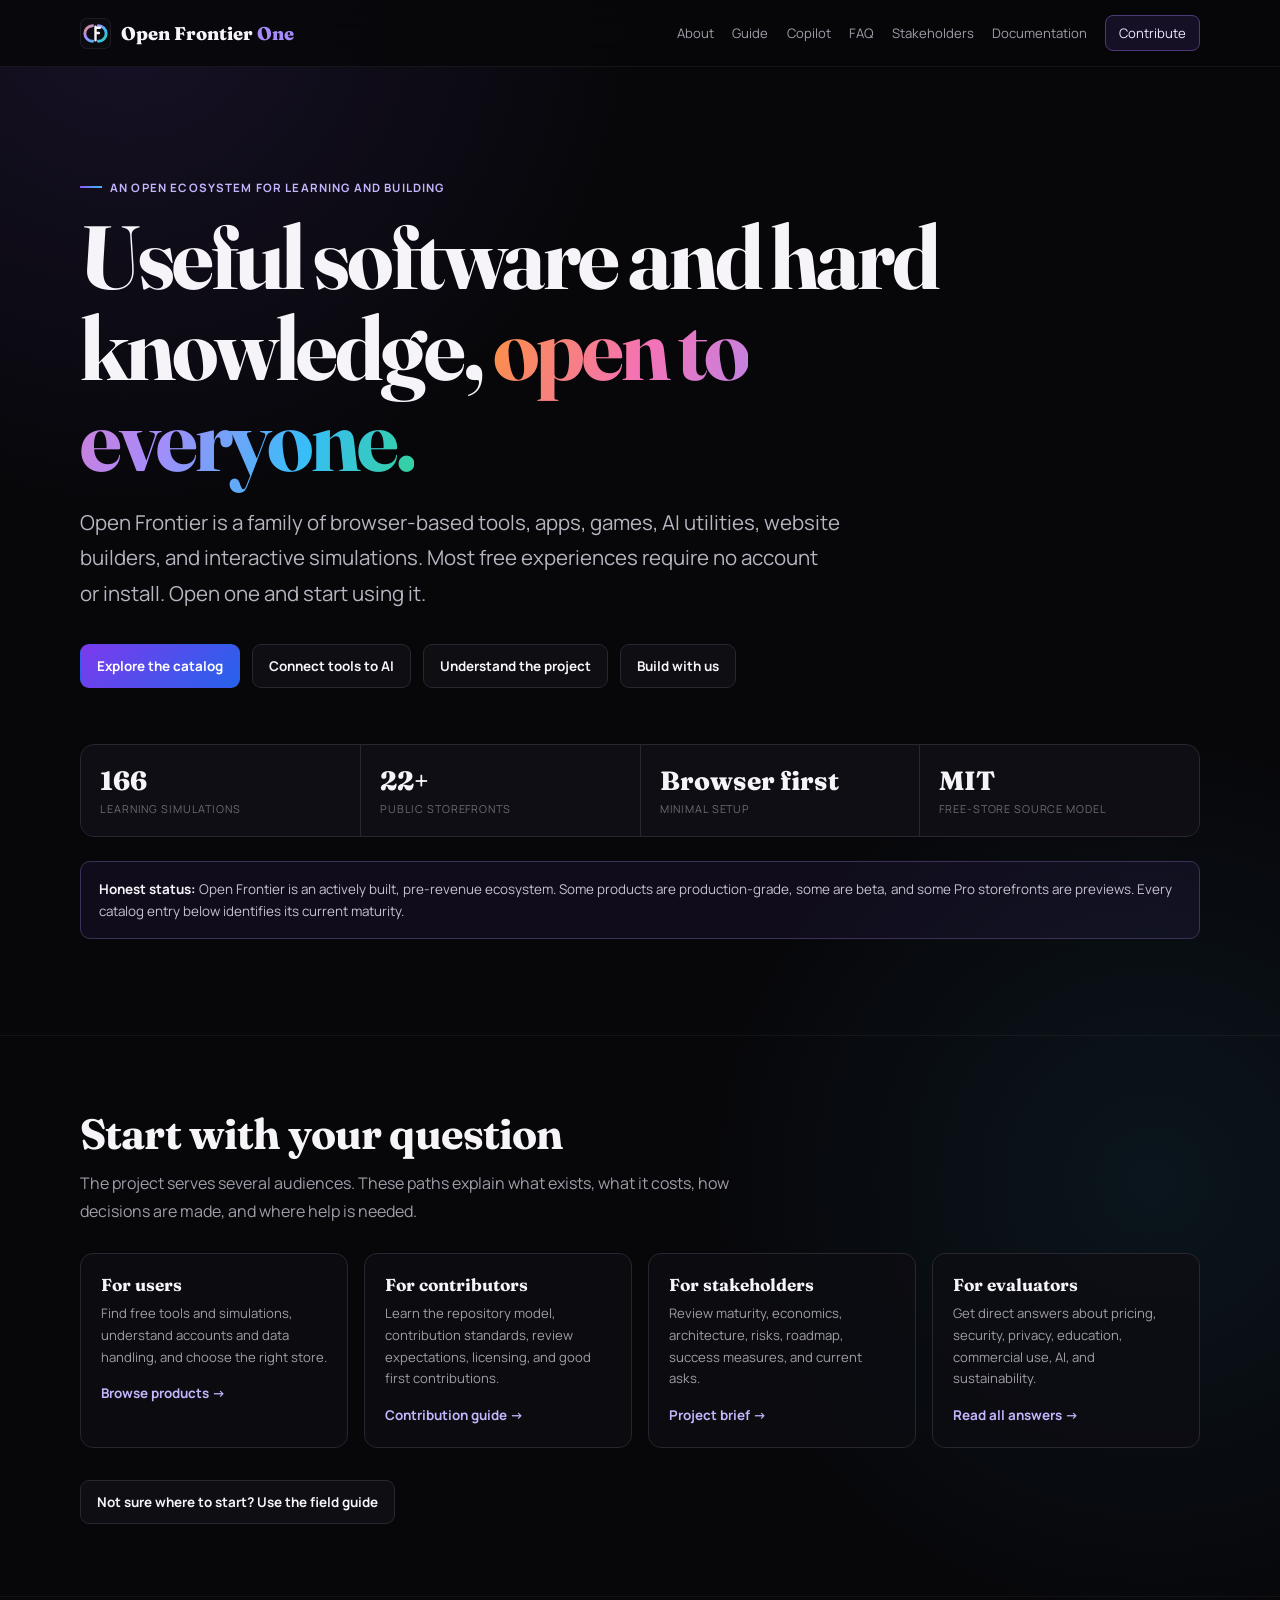
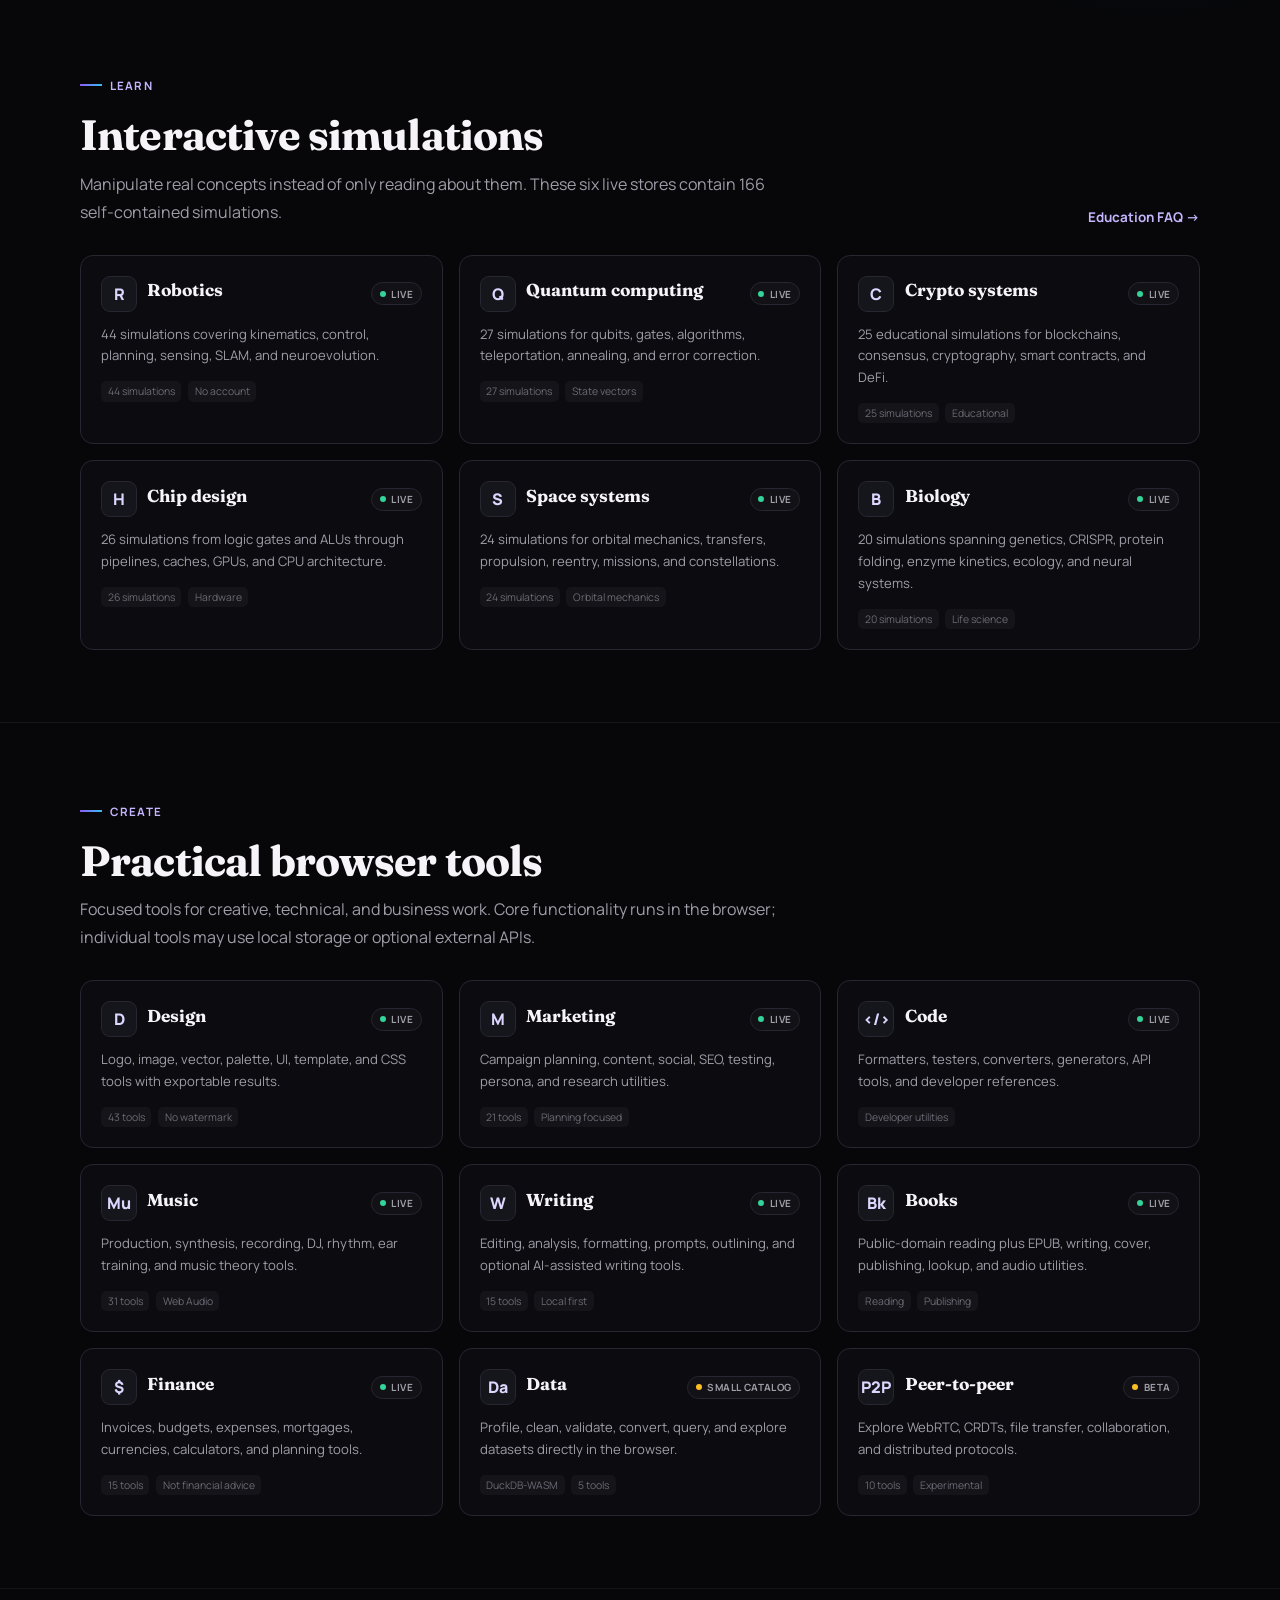
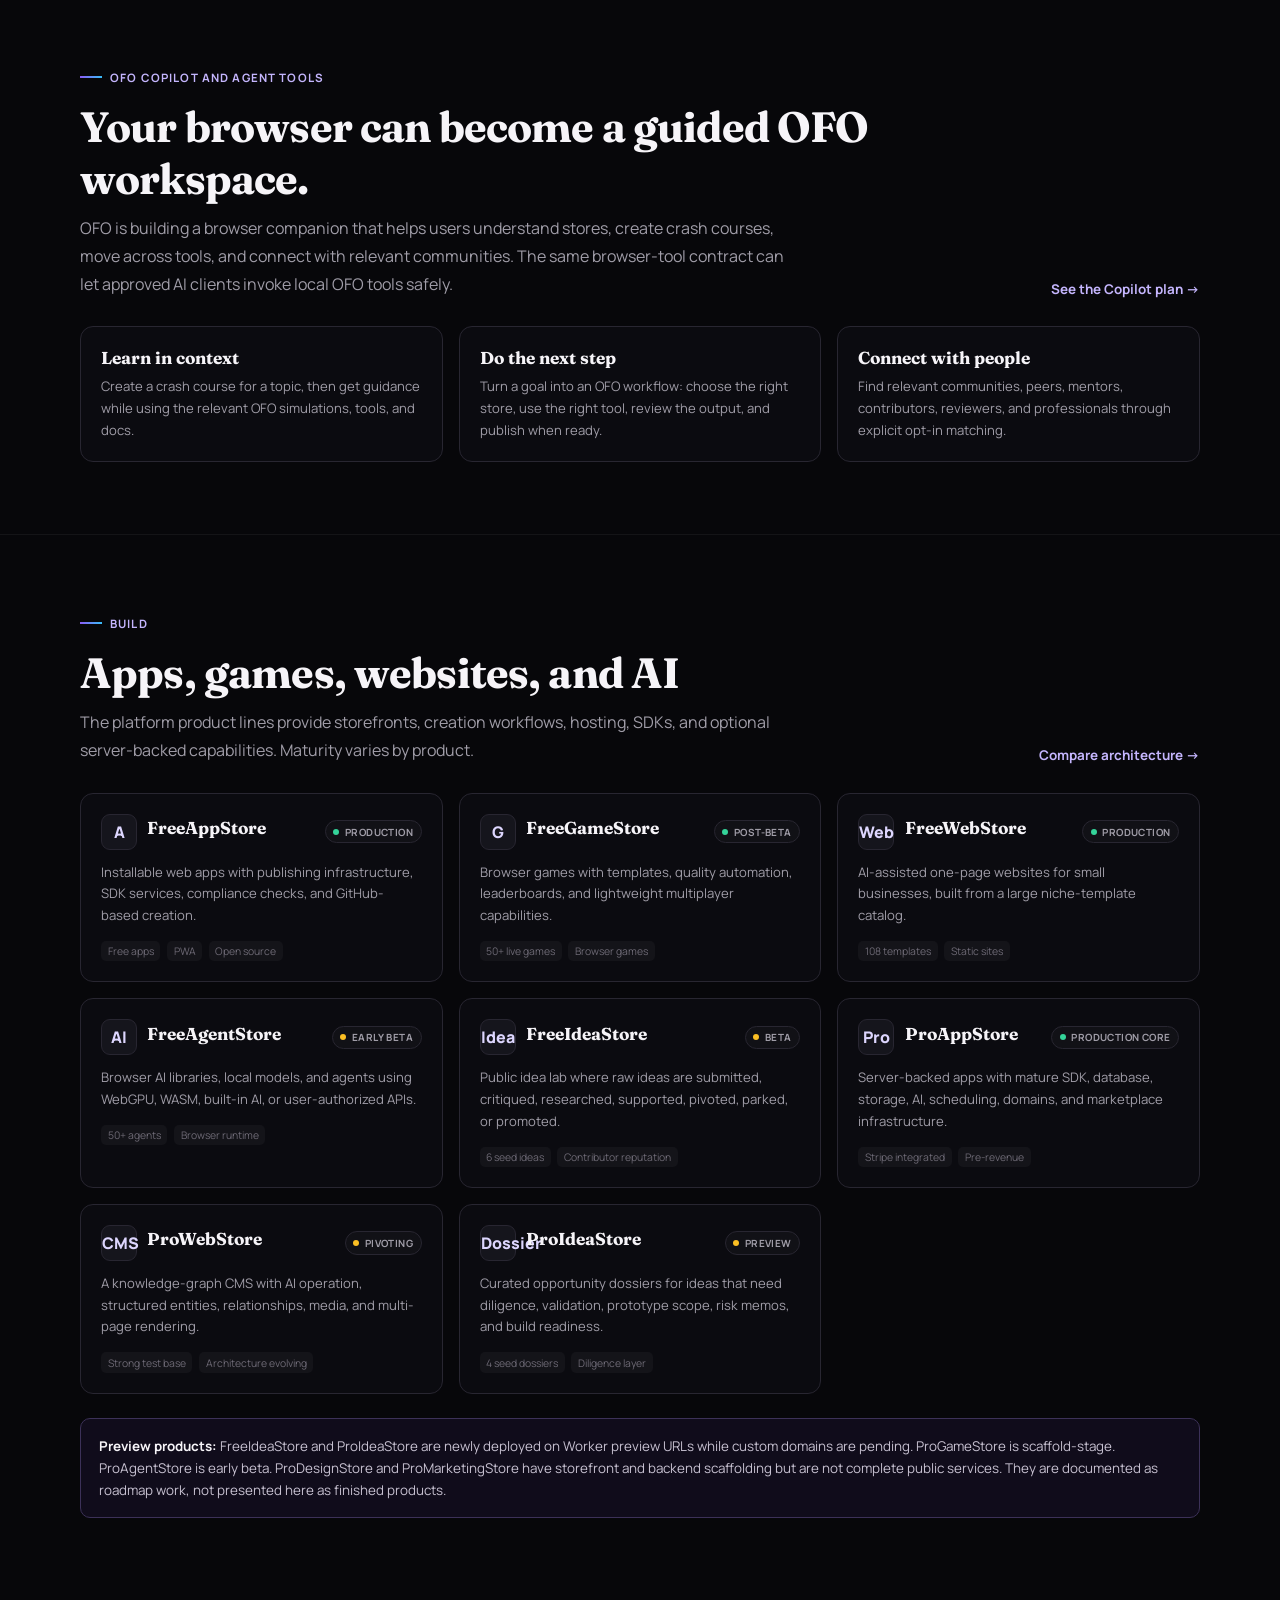
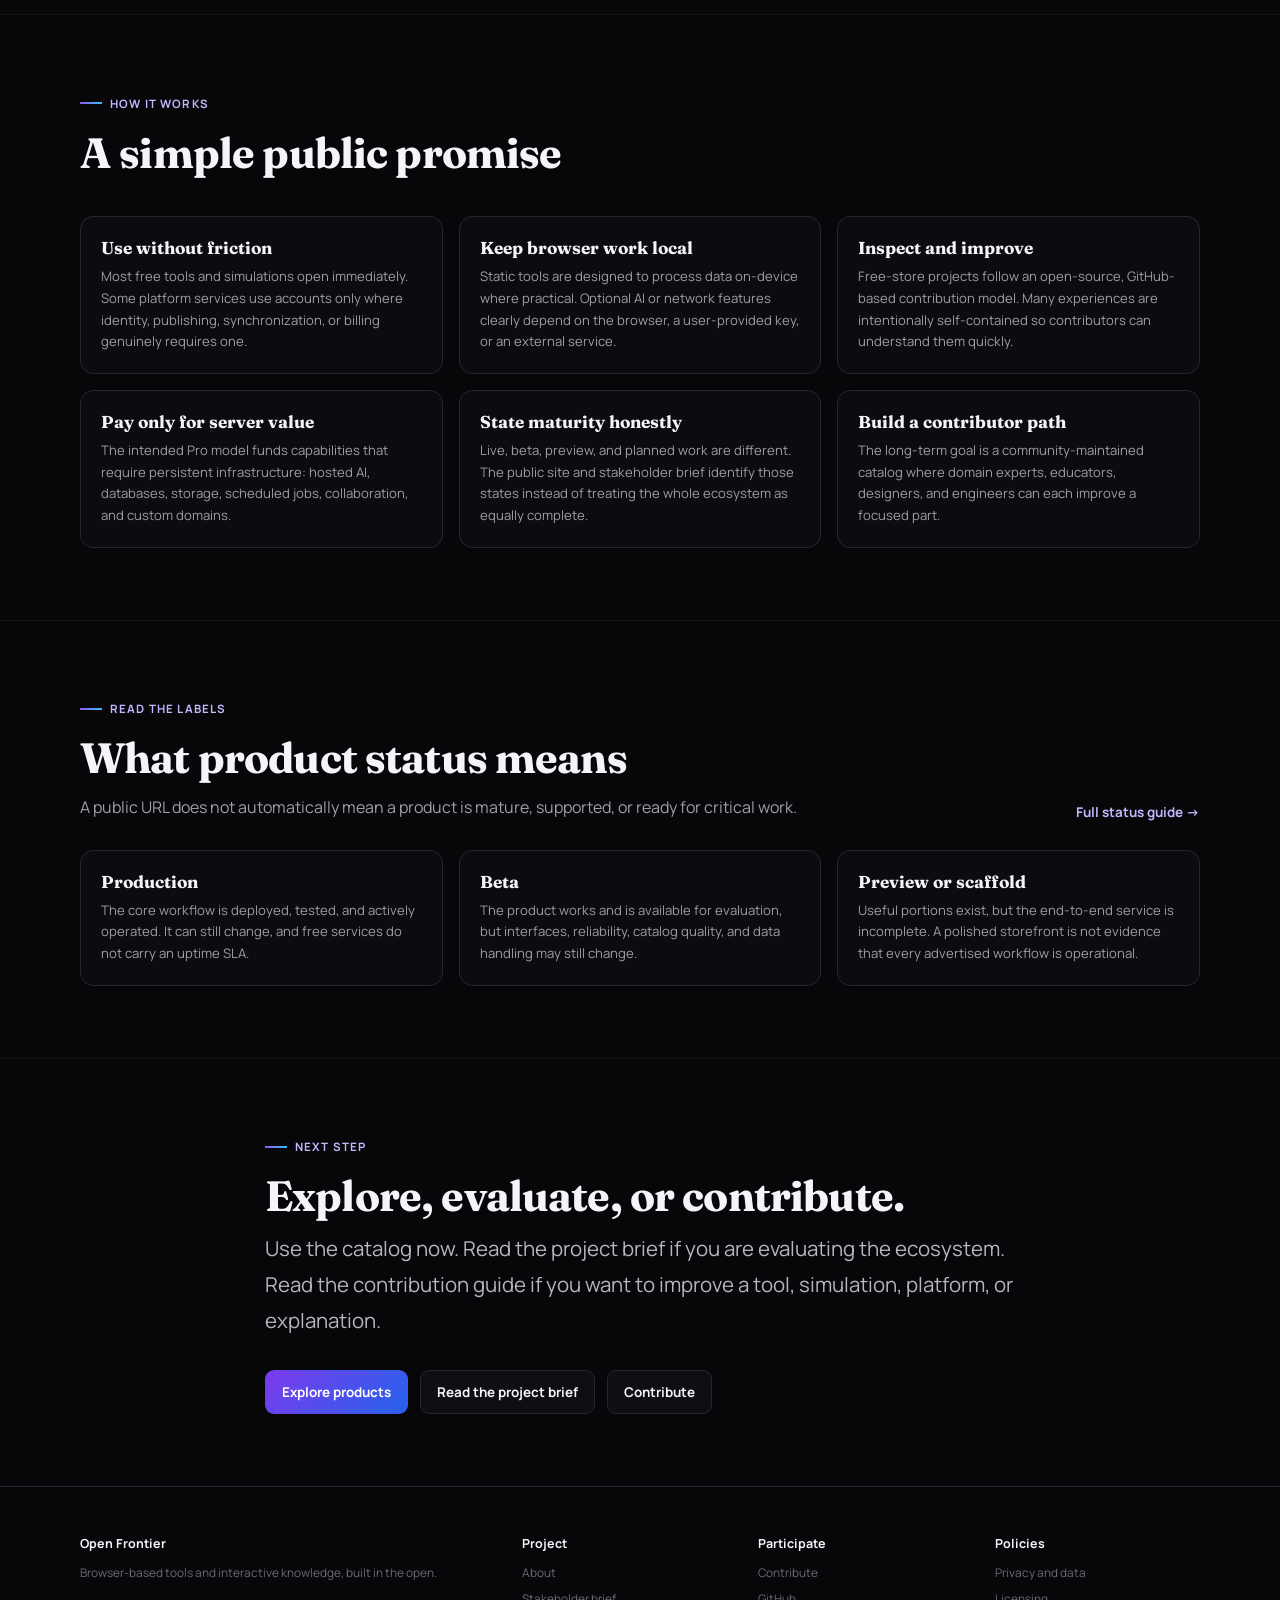
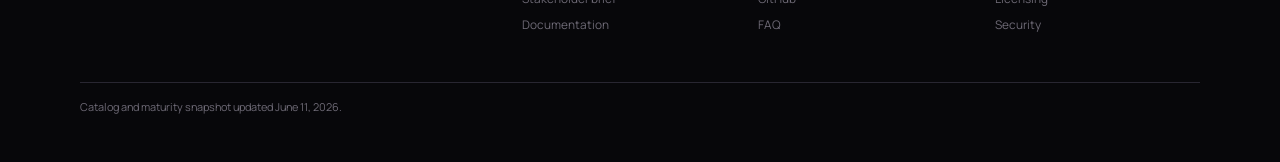
<file: index.html>
<!DOCTYPE html>
<html lang="en">
<head>
  <meta charset="utf-8">
  <meta name="viewport" content="width=device-width, initial-scale=1">
  <title>Open Frontier - Free Browser Tools, Apps, Games and Simulations</title>
  <meta name="description" content="Explore Open Frontier's free browser tools, apps, games, websites, AI utilities, and 166 interactive science and engineering simulations.">
  <meta property="og:title" content="Open Frontier">
  <meta property="og:description" content="Useful software and hard knowledge, open to anyone with a browser.">
  <meta property="og:type" content="website">
  <meta property="og:url" content="https://openfrontier.one/">
  <link rel="canonical" href="https://openfrontier.one/">
  <link rel="icon" type="image/svg+xml" href="/favicon.svg">
  <link rel="preconnect" href="https://fonts.googleapis.com">
  <link rel="preconnect" href="https://fonts.gstatic.com" crossorigin>
  <link href="https://fonts.googleapis.com/css2?family=Fraunces:opsz,wght@9..144,600;9..144,700;9..144,800&amp;family=Manrope:wght@400;500;600;700&amp;display=swap" rel="stylesheet">
  <link rel="stylesheet" href="/site.css">
</head>
<body>
<a class="skip-link" href="#main">Skip to content</a>
<nav class="site-nav" aria-label="Main navigation">
  <div class="nav-inner">
    <a class="brand" href="/"><img class="brand-mark" src="/logo-mark.svg" alt=""><span>Open Frontier <span class="brand-one">One</span></span></a>
    <div class="nav-links">
      <a href="/about">About</a>
      <a href="/guide">Guide</a>
      <a href="/copilot">Copilot</a>
      <a href="/faq">FAQ</a>
      <a href="/stakeholders">Stakeholders</a>
      <a href="https://docs.openfrontier.one">Documentation</a>
      <a class="nav-cta" href="/contribute">Contribute</a>
    </div>
  </div>
</nav>

<main id="main">
  <header class="hero container">
    <span class="eyebrow">An open ecosystem for learning and building</span>
    <h1>Useful software and hard knowledge, <span class="gradient-text">open to everyone.</span></h1>
    <p class="lede">Open Frontier is a family of browser-based tools, apps, games, AI utilities, website builders, and interactive simulations. Most free experiences require no account or install. Open one and start using it.</p>
    <div class="actions">
      <a class="button primary" href="#explore">Explore the catalog</a>
      <a class="button" href="/agent-tools">Connect tools to AI</a>
      <a class="button" href="/about">Understand the project</a>
      <a class="button" href="/contribute">Build with us</a>
    </div>
    <div class="stats">
      <div class="stat"><div class="stat-value">166</div><div class="stat-label">Learning simulations</div></div>
      <div class="stat"><div class="stat-value">22+</div><div class="stat-label">Public storefronts</div></div>
      <div class="stat"><div class="stat-value">Browser first</div><div class="stat-label">Minimal setup</div></div>
      <div class="stat"><div class="stat-value">MIT</div><div class="stat-label">Free-store source model</div></div>
    </div>
    <p class="notice"><strong>Honest status:</strong> Open Frontier is an actively built, pre-revenue ecosystem. Some products are production-grade, some are beta, and some Pro storefronts are previews. Every catalog entry below identifies its current maturity.</p>
  </header>

  <section class="section" aria-labelledby="audiences">
    <div class="container">
      <div class="section-head">
        <div>
          <h2 id="audiences">Start with your question</h2>
          <p class="section-intro">The project serves several audiences. These paths explain what exists, what it costs, how decisions are made, and where help is needed.</p>
        </div>
      </div>
      <div class="audience-grid">
        <a class="card audience-card" href="#explore"><h3>For users</h3><p>Find free tools and simulations, understand accounts and data handling, and choose the right store.</p><span class="text-link">Browse products &rarr;</span></a>
        <a class="card audience-card" href="/contribute"><h3>For contributors</h3><p>Learn the repository model, contribution standards, review expectations, licensing, and good first contributions.</p><span class="text-link">Contribution guide &rarr;</span></a>
        <a class="card audience-card" href="/stakeholders"><h3>For stakeholders</h3><p>Review maturity, economics, architecture, risks, roadmap, success measures, and current asks.</p><span class="text-link">Project brief &rarr;</span></a>
        <a class="card audience-card" href="/faq"><h3>For evaluators</h3><p>Get direct answers about pricing, security, privacy, education, commercial use, AI, and sustainability.</p><span class="text-link">Read all answers &rarr;</span></a>
      </div>
      <div class="actions"><a class="button" href="/guide">Not sure where to start? Use the field guide</a></div>
    </div>
  </section>

  <section class="section" id="explore" aria-labelledby="learn">
    <div class="container">
      <div class="section-head">
        <div>
          <span class="eyebrow">Learn</span>
          <h2 id="learn">Interactive simulations</h2>
          <p class="section-intro">Manipulate real concepts instead of only reading about them. These six live stores contain 166 self-contained simulations.</p>
        </div>
        <a class="text-link" href="/faq#education">Education FAQ &rarr;</a>
      </div>
      <div class="grid">
        <a class="card" href="https://freerobotstore.online"><div class="card-top"><span class="icon">R</span><h3>Robotics</h3><span class="badge live">Live</span></div><p>44 simulations covering kinematics, control, planning, sensing, SLAM, and neuroevolution.</p><div class="meta"><span>44 simulations</span><span>No account</span></div></a>
        <a class="card" href="https://freequantumstore.pages.dev"><div class="card-top"><span class="icon">Q</span><h3>Quantum computing</h3><span class="badge live">Live</span></div><p>27 simulations for qubits, gates, algorithms, teleportation, annealing, and error correction.</p><div class="meta"><span>27 simulations</span><span>State vectors</span></div></a>
        <a class="card" href="https://freecryptostore.pages.dev"><div class="card-top"><span class="icon">C</span><h3>Crypto systems</h3><span class="badge live">Live</span></div><p>25 educational simulations for blockchains, consensus, cryptography, smart contracts, and DeFi.</p><div class="meta"><span>25 simulations</span><span>Educational</span></div></a>
        <a class="card" href="https://freechipstore.pages.dev"><div class="card-top"><span class="icon">H</span><h3>Chip design</h3><span class="badge live">Live</span></div><p>26 simulations from logic gates and ALUs through pipelines, caches, GPUs, and CPU architecture.</p><div class="meta"><span>26 simulations</span><span>Hardware</span></div></a>
        <a class="card" href="https://freespacestore.pages.dev"><div class="card-top"><span class="icon">S</span><h3>Space systems</h3><span class="badge live">Live</span></div><p>24 simulations for orbital mechanics, transfers, propulsion, reentry, missions, and constellations.</p><div class="meta"><span>24 simulations</span><span>Orbital mechanics</span></div></a>
        <a class="card" href="https://freebiostore.pages.dev"><div class="card-top"><span class="icon">B</span><h3>Biology</h3><span class="badge live">Live</span></div><p>20 simulations spanning genetics, CRISPR, protein folding, enzyme kinetics, ecology, and neural systems.</p><div class="meta"><span>20 simulations</span><span>Life science</span></div></a>
      </div>
    </div>
  </section>

  <section class="section" aria-labelledby="create">
    <div class="container">
      <div class="section-head">
        <div>
          <span class="eyebrow">Create</span>
          <h2 id="create">Practical browser tools</h2>
          <p class="section-intro">Focused tools for creative, technical, and business work. Core functionality runs in the browser; individual tools may use local storage or optional external APIs.</p>
        </div>
      </div>
      <div class="grid">
        <a class="card" href="https://freedesignstore.pages.dev"><div class="card-top"><span class="icon">D</span><h3>Design</h3><span class="badge live">Live</span></div><p>Logo, image, vector, palette, UI, template, and CSS tools with exportable results.</p><div class="meta"><span>43 tools</span><span>No watermark</span></div></a>
        <a class="card" href="https://freemarketingstore.pages.dev"><div class="card-top"><span class="icon">M</span><h3>Marketing</h3><span class="badge live">Live</span></div><p>Campaign planning, content, social, SEO, testing, persona, and research utilities.</p><div class="meta"><span>21 tools</span><span>Planning focused</span></div></a>
        <a class="card" href="https://freecodestore.pages.dev"><div class="card-top"><span class="icon">&lt;/&gt;</span><h3>Code</h3><span class="badge live">Live</span></div><p>Formatters, testers, converters, generators, API tools, and developer references.</p><div class="meta"><span>Developer utilities</span></div></a>
        <a class="card" href="https://freemusicstore.pages.dev"><div class="card-top"><span class="icon">Mu</span><h3>Music</h3><span class="badge live">Live</span></div><p>Production, synthesis, recording, DJ, rhythm, ear training, and music theory tools.</p><div class="meta"><span>31 tools</span><span>Web Audio</span></div></a>
        <a class="card" href="https://freewritingstore.pages.dev"><div class="card-top"><span class="icon">W</span><h3>Writing</h3><span class="badge live">Live</span></div><p>Editing, analysis, formatting, prompts, outlining, and optional AI-assisted writing tools.</p><div class="meta"><span>15 tools</span><span>Local first</span></div></a>
        <a class="card" href="https://freebookstore.pages.dev"><div class="card-top"><span class="icon">Bk</span><h3>Books</h3><span class="badge live">Live</span></div><p>Public-domain reading plus EPUB, writing, cover, publishing, lookup, and audio utilities.</p><div class="meta"><span>Reading</span><span>Publishing</span></div></a>
        <a class="card" href="https://freefinancestore.pages.dev"><div class="card-top"><span class="icon">$</span><h3>Finance</h3><span class="badge live">Live</span></div><p>Invoices, budgets, expenses, mortgages, currencies, calculators, and planning tools.</p><div class="meta"><span>15 tools</span><span>Not financial advice</span></div></a>
        <a class="card" href="https://freedatastore.pages.dev"><div class="card-top"><span class="icon">Da</span><h3>Data</h3><span class="badge beta">Small catalog</span></div><p>Profile, clean, validate, convert, query, and explore datasets directly in the browser.</p><div class="meta"><span>DuckDB-WASM</span><span>5 tools</span></div></a>
        <a class="card" href="https://freepeerstore.pages.dev"><div class="card-top"><span class="icon">P2P</span><h3>Peer-to-peer</h3><span class="badge beta">Beta</span></div><p>Explore WebRTC, CRDTs, file transfer, collaboration, and distributed protocols.</p><div class="meta"><span>10 tools</span><span>Experimental</span></div></a>
      </div>
    </div>
  </section>

  <section class="section" aria-labelledby="agent-tools">
    <div class="container">
      <div class="section-head">
        <div>
          <span class="eyebrow">OFO Copilot and agent tools</span>
          <h2 id="agent-tools">Your browser can become a guided OFO workspace.</h2>
          <p class="section-intro">OFO is building a browser companion that helps users understand stores, create crash courses, move across tools, and connect with relevant communities. The same browser-tool contract can let approved AI clients invoke local OFO tools safely.</p>
        </div>
        <a class="text-link" href="/copilot">See the Copilot plan &rarr;</a>
      </div>
      <div class="grid">
        <div class="card"><h3>Learn in context</h3><p>Create a crash course for a topic, then get guidance while using the relevant OFO simulations, tools, and docs.</p></div>
        <div class="card"><h3>Do the next step</h3><p>Turn a goal into an OFO workflow: choose the right store, use the right tool, review the output, and publish when ready.</p></div>
        <div class="card"><h3>Connect with people</h3><p>Find relevant communities, peers, mentors, contributors, reviewers, and professionals through explicit opt-in matching.</p></div>
      </div>
    </div>
  </section>

  <section class="section" aria-labelledby="build">
    <div class="container">
      <div class="section-head">
        <div>
          <span class="eyebrow">Build</span>
          <h2 id="build">Apps, games, websites, and AI</h2>
          <p class="section-intro">The platform product lines provide storefronts, creation workflows, hosting, SDKs, and optional server-backed capabilities. Maturity varies by product.</p>
        </div>
        <a class="text-link" href="https://docs.openfrontier.one/overview/stores/">Compare architecture &rarr;</a>
      </div>
      <div class="grid">
        <a class="card" href="https://freeappstore.online"><div class="card-top"><span class="icon">A</span><h3>FreeAppStore</h3><span class="badge live">Production</span></div><p>Installable web apps with publishing infrastructure, SDK services, compliance checks, and GitHub-based creation.</p><div class="meta"><span>Free apps</span><span>PWA</span><span>Open source</span></div></a>
        <a class="card" href="https://freegamestore.online"><div class="card-top"><span class="icon">G</span><h3>FreeGameStore</h3><span class="badge live">Post-beta</span></div><p>Browser games with templates, quality automation, leaderboards, and lightweight multiplayer capabilities.</p><div class="meta"><span>50+ live games</span><span>Browser games</span></div></a>
        <a class="card" href="https://freewebstore.online"><div class="card-top"><span class="icon">Web</span><h3>FreeWebStore</h3><span class="badge live">Production</span></div><p>AI-assisted one-page websites for small businesses, built from a large niche-template catalog.</p><div class="meta"><span>108 templates</span><span>Static sites</span></div></a>
        <a class="card" href="https://freeagentstore.online"><div class="card-top"><span class="icon">AI</span><h3>FreeAgentStore</h3><span class="badge beta">Early beta</span></div><p>Browser AI libraries, local models, and agents using WebGPU, WASM, built-in AI, or user-authorized APIs.</p><div class="meta"><span>50+ agents</span><span>Browser runtime</span></div></a>
        <a class="card" href="https://freeideastore.serge-the-dev.workers.dev"><div class="card-top"><span class="icon">Idea</span><h3>FreeIdeaStore</h3><span class="badge beta">Beta</span></div><p>Public idea lab where raw ideas are submitted, critiqued, researched, supported, pivoted, parked, or promoted.</p><div class="meta"><span>6 seed ideas</span><span>Contributor reputation</span></div></a>
        <a class="card" href="https://proappstore.online"><div class="card-top"><span class="icon">Pro</span><h3>ProAppStore</h3><span class="badge live">Production core</span></div><p>Server-backed apps with mature SDK, database, storage, AI, scheduling, domains, and marketplace infrastructure.</p><div class="meta"><span>Stripe integrated</span><span>Pre-revenue</span></div></a>
        <a class="card" href="https://prowebstore.online"><div class="card-top"><span class="icon">CMS</span><h3>ProWebStore</h3><span class="badge beta">Pivoting</span></div><p>A knowledge-graph CMS with AI operation, structured entities, relationships, media, and multi-page rendering.</p><div class="meta"><span>Strong test base</span><span>Architecture evolving</span></div></a>
        <a class="card" href="https://proideastore.serge-the-dev.workers.dev"><div class="card-top"><span class="icon">Dossier</span><h3>ProIdeaStore</h3><span class="badge beta">Preview</span></div><p>Curated opportunity dossiers for ideas that need diligence, validation, prototype scope, risk memos, and build readiness.</p><div class="meta"><span>4 seed dossiers</span><span>Diligence layer</span></div></a>
      </div>
      <p class="notice"><strong>Preview products:</strong> FreeIdeaStore and ProIdeaStore are newly deployed on Worker preview URLs while custom domains are pending. ProGameStore is scaffold-stage. ProAgentStore is early beta. ProDesignStore and ProMarketingStore have storefront and backend scaffolding but are not complete public services. They are documented as roadmap work, not presented here as finished products.</p>
    </div>
  </section>

  <section class="section" aria-labelledby="model">
    <div class="container">
      <div class="section-head">
        <div>
          <span class="eyebrow">How it works</span>
          <h2 id="model">A simple public promise</h2>
        </div>
      </div>
      <div class="grid">
        <div class="card"><h3>Use without friction</h3><p>Most free tools and simulations open immediately. Some platform services use accounts only where identity, publishing, synchronization, or billing genuinely requires one.</p></div>
        <div class="card"><h3>Keep browser work local</h3><p>Static tools are designed to process data on-device where practical. Optional AI or network features clearly depend on the browser, a user-provided key, or an external service.</p></div>
        <div class="card"><h3>Inspect and improve</h3><p>Free-store projects follow an open-source, GitHub-based contribution model. Many experiences are intentionally self-contained so contributors can understand them quickly.</p></div>
        <div class="card"><h3>Pay only for server value</h3><p>The intended Pro model funds capabilities that require persistent infrastructure: hosted AI, databases, storage, scheduled jobs, collaboration, and custom domains.</p></div>
        <div class="card"><h3>State maturity honestly</h3><p>Live, beta, preview, and planned work are different. The public site and stakeholder brief identify those states instead of treating the whole ecosystem as equally complete.</p></div>
        <div class="card"><h3>Build a contributor path</h3><p>The long-term goal is a community-maintained catalog where domain experts, educators, designers, and engineers can each improve a focused part.</p></div>
      </div>
    </div>
  </section>

  <section class="section" aria-labelledby="lifecycle">
    <div class="container">
      <div class="section-head">
        <div>
          <span class="eyebrow">Read the labels</span>
          <h2 id="lifecycle">What product status means</h2>
          <p class="section-intro">A public URL does not automatically mean a product is mature, supported, or ready for critical work.</p>
        </div>
        <a class="text-link" href="/guide#status">Full status guide &rarr;</a>
      </div>
      <div class="grid">
        <div class="card"><h3>Production</h3><p>The core workflow is deployed, tested, and actively operated. It can still change, and free services do not carry an uptime SLA.</p></div>
        <div class="card"><h3>Beta</h3><p>The product works and is available for evaluation, but interfaces, reliability, catalog quality, and data handling may still change.</p></div>
        <div class="card"><h3>Preview or scaffold</h3><p>Useful portions exist, but the end-to-end service is incomplete. A polished storefront is not evidence that every advertised workflow is operational.</p></div>
      </div>
    </div>
  </section>

  <section class="section">
    <div class="container narrow">
      <span class="eyebrow">Next step</span>
      <h2>Explore, evaluate, or contribute.</h2>
      <p class="lede">Use the catalog now. Read the project brief if you are evaluating the ecosystem. Read the contribution guide if you want to improve a tool, simulation, platform, or explanation.</p>
      <div class="actions">
        <a class="button primary" href="#explore">Explore products</a>
        <a class="button" href="/stakeholders">Read the project brief</a>
        <a class="button" href="/contribute">Contribute</a>
      </div>
    </div>
  </section>
</main>

<footer class="footer">
  <div class="container">
    <div class="footer-grid">
      <div><h3>Open Frontier</h3><p>Browser-based tools and interactive knowledge, built in the open.</p></div>
      <div><h4>Project</h4><a href="/about">About</a><a href="/stakeholders">Stakeholder brief</a><a href="https://docs.openfrontier.one">Documentation</a></div>
      <div><h4>Participate</h4><a href="/contribute">Contribute</a><a href="https://github.com/OpenFrontierOne">GitHub</a><a href="/faq">FAQ</a></div>
      <div><h4>Policies</h4><a href="/privacy">Privacy and data</a><a href="/faq#licensing">Licensing</a><a href="/faq#security">Security</a></div>
    </div>
    <div class="footer-note">Catalog and maturity snapshot updated June 11, 2026.</div>
  </div>
</footer>
</body>
</html>
</file>
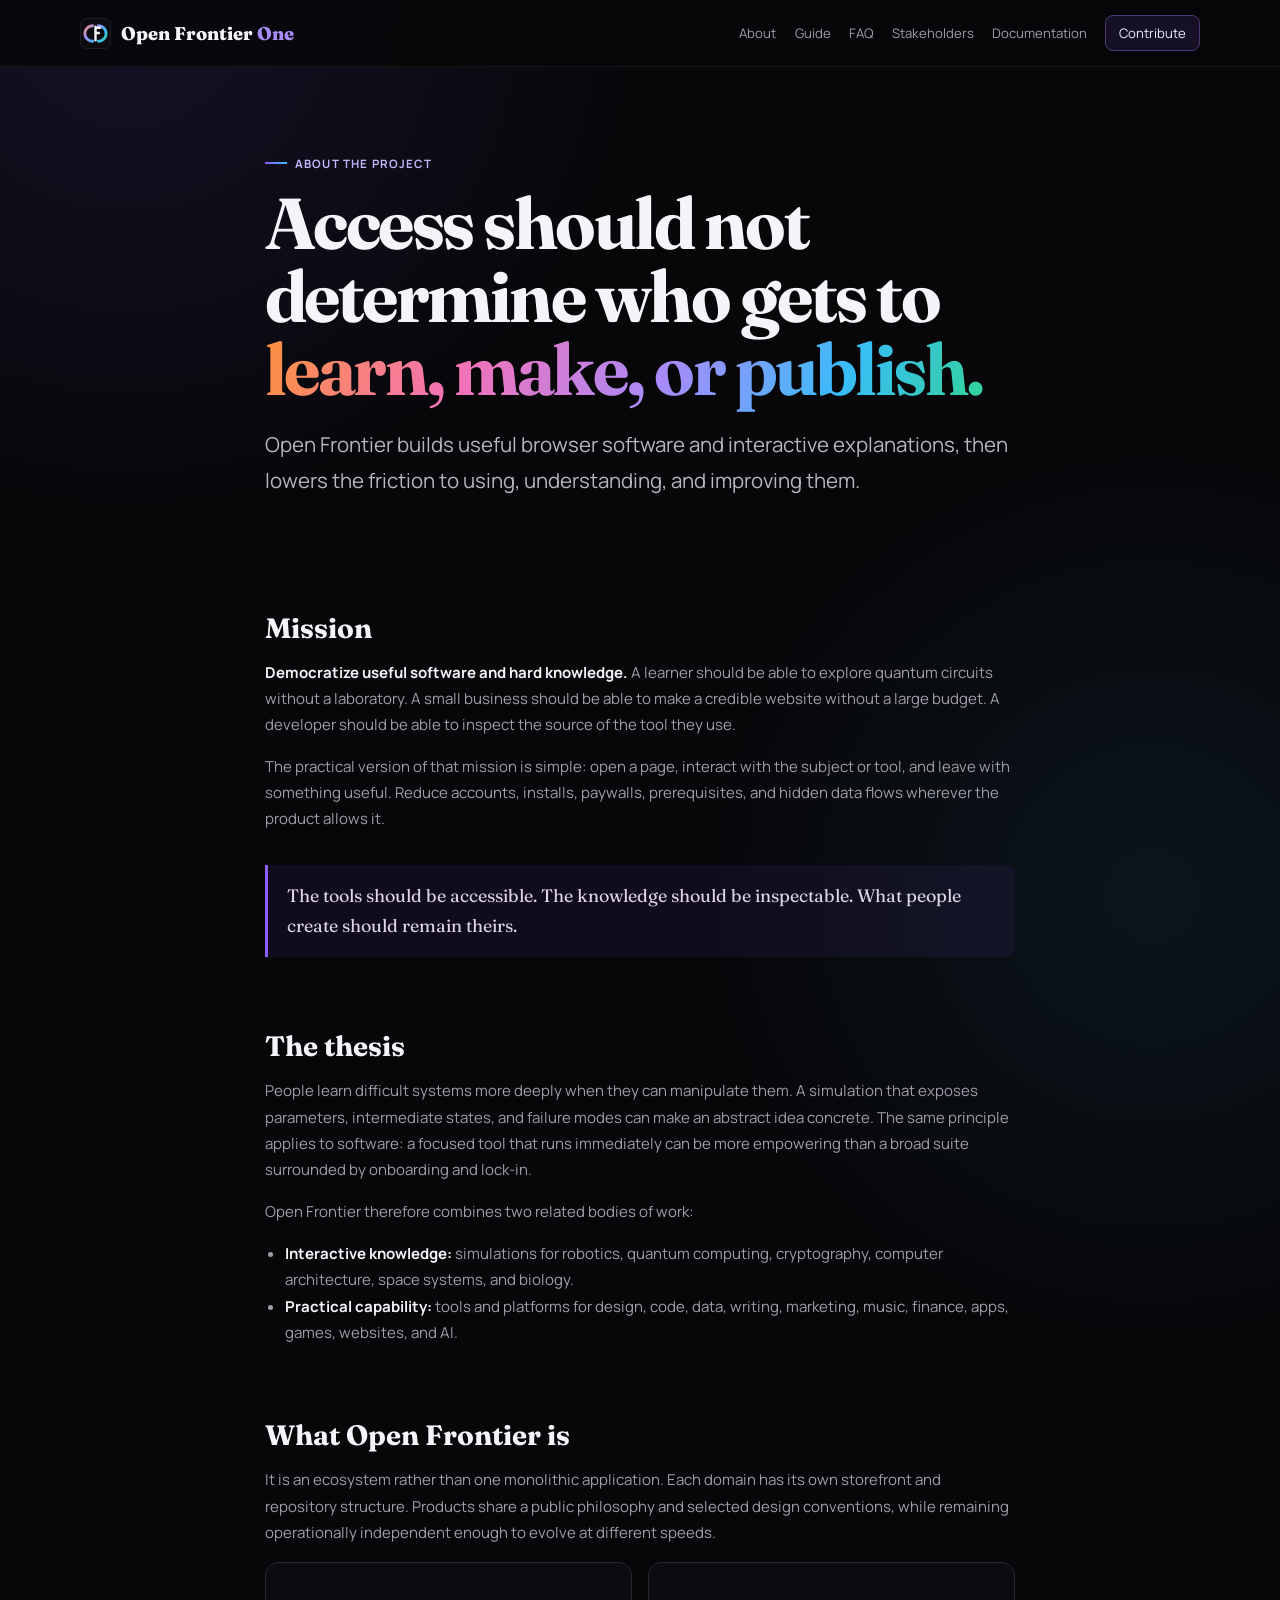
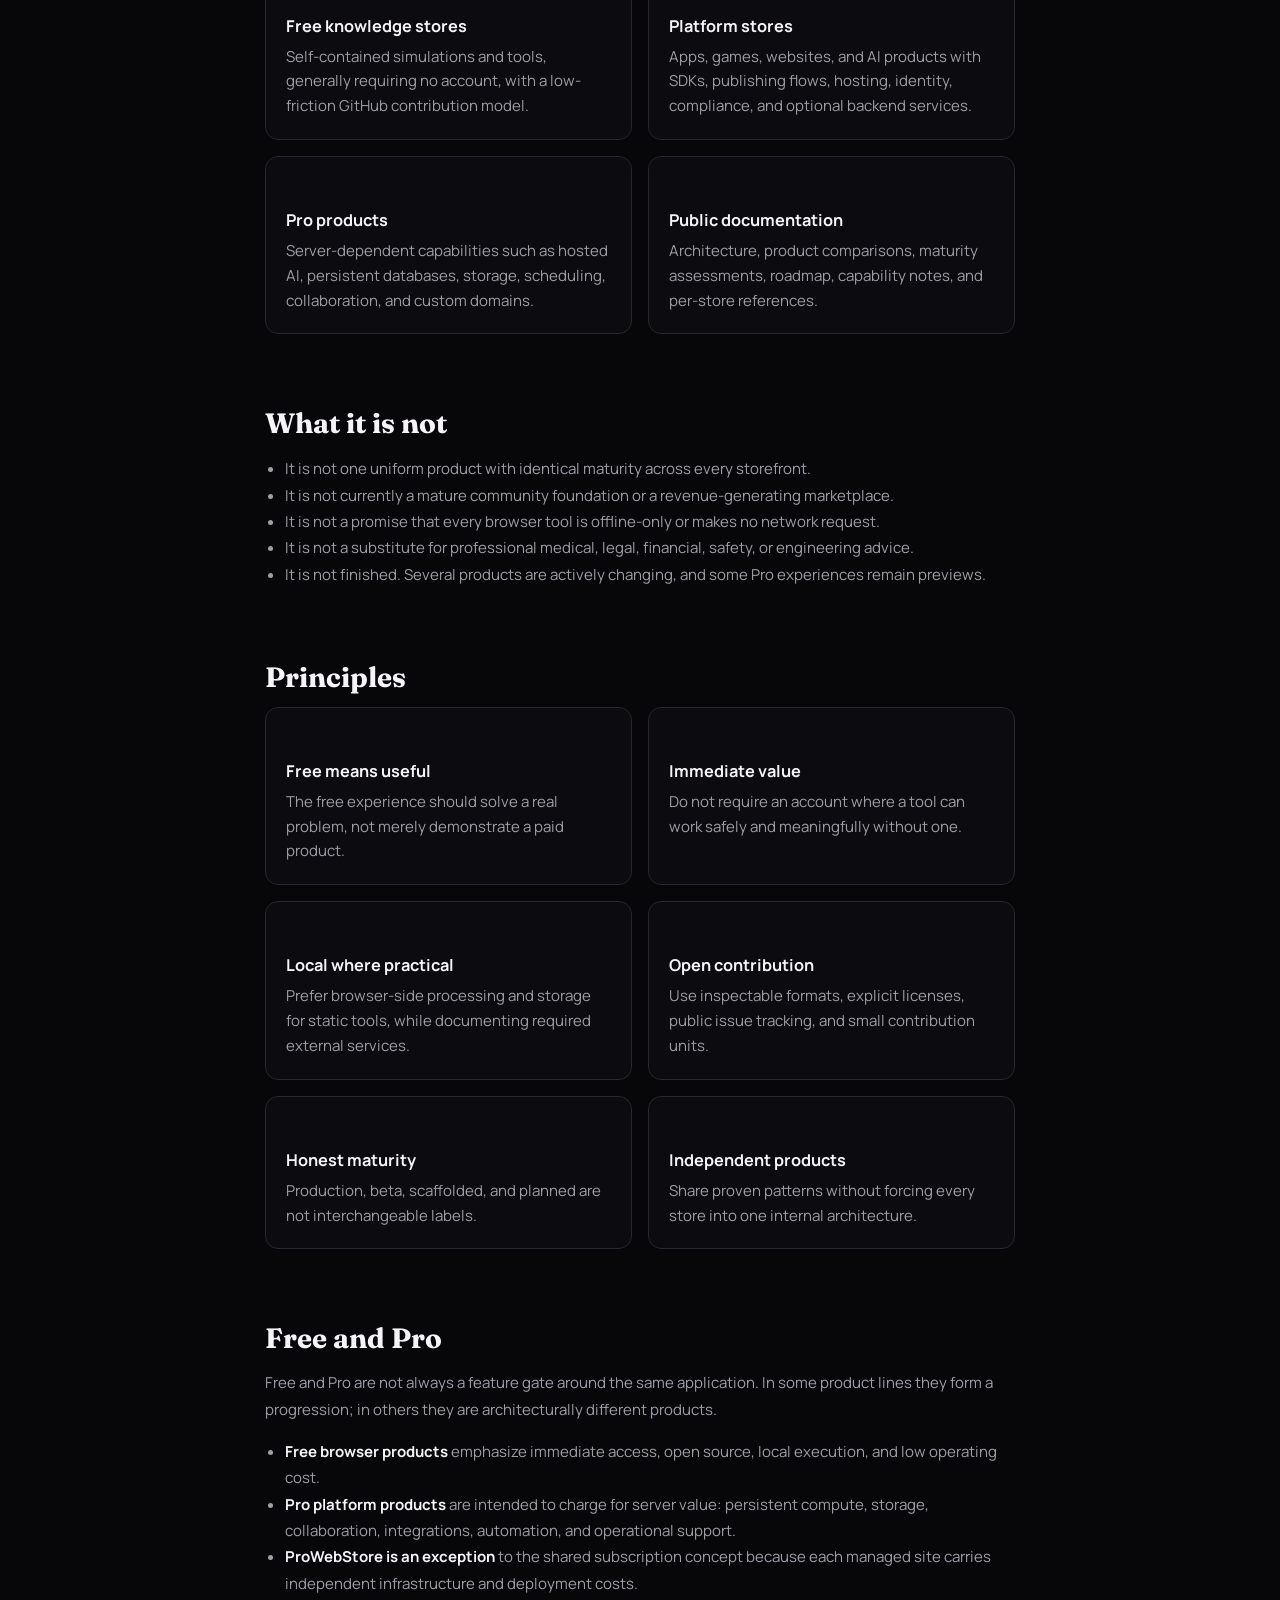
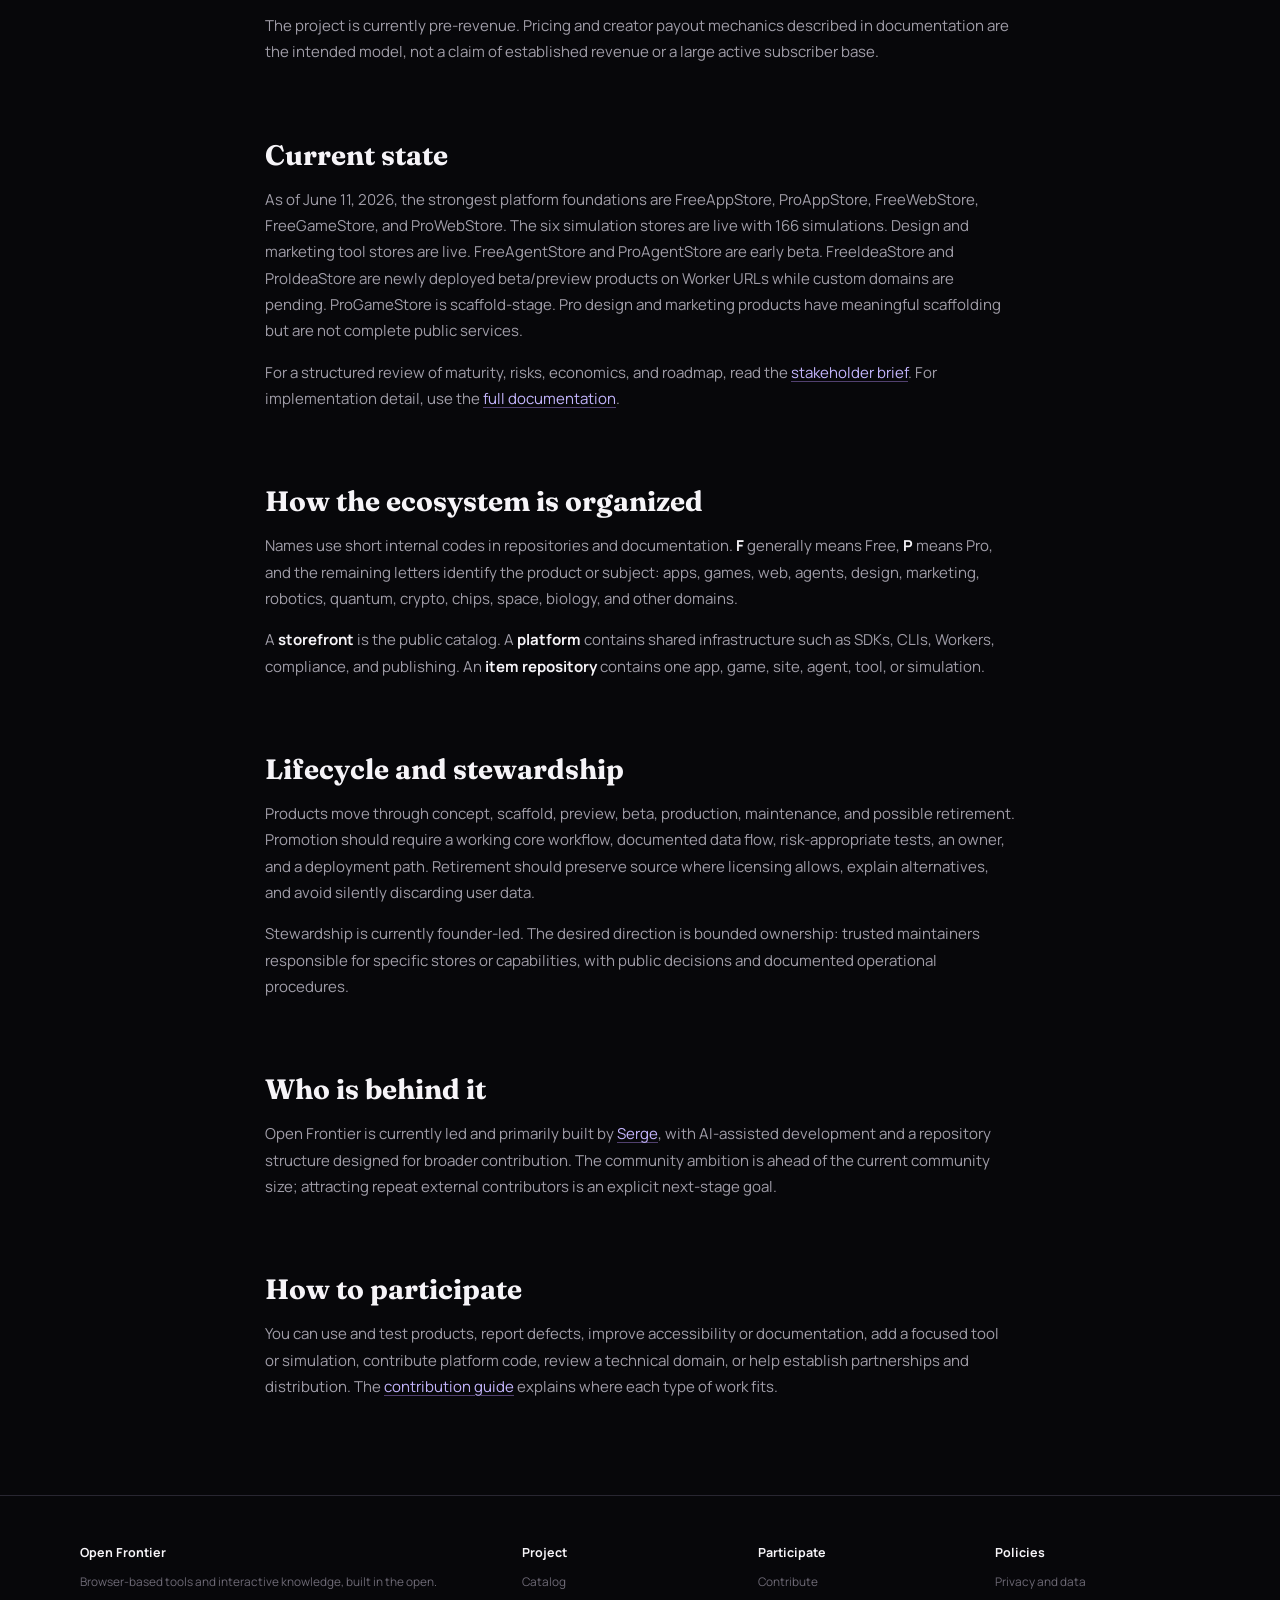
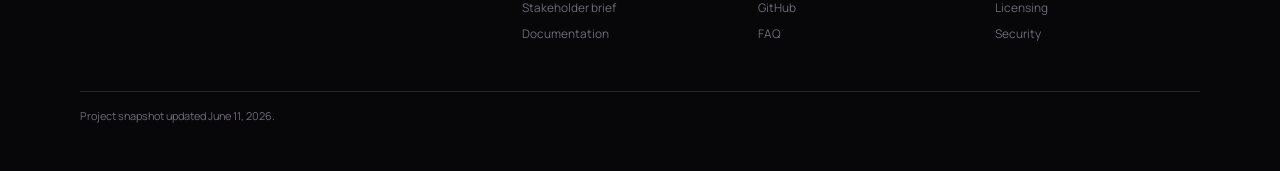
<file: about.html>
<!DOCTYPE html>
<html lang="en">
<head>
  <meta charset="utf-8">
  <meta name="viewport" content="width=device-width, initial-scale=1">
  <title>About Open Frontier - Mission, Principles and Model</title>
  <meta name="description" content="Why Open Frontier exists, what it builds, how the free and Pro products fit together, and where the project is today.">
  <link rel="canonical" href="https://openfrontier.one/about">
  <link rel="icon" type="image/svg+xml" href="/favicon.svg">
  <link rel="preconnect" href="https://fonts.googleapis.com">
  <link rel="preconnect" href="https://fonts.gstatic.com" crossorigin>
  <link href="https://fonts.googleapis.com/css2?family=Fraunces:opsz,wght@9..144,600;9..144,700;9..144,800&amp;family=Manrope:wght@400;500;600;700&amp;display=swap" rel="stylesheet">
  <link rel="stylesheet" href="/site.css">
</head>
<body>
<a class="skip-link" href="#main">Skip to content</a>
<nav class="site-nav" aria-label="Main navigation"><div class="nav-inner"><a class="brand" href="/"><img class="brand-mark" src="/logo-mark.svg" alt=""><span>Open Frontier <span class="brand-one">One</span></span></a><div class="nav-links"><a href="/about">About</a><a href="/guide">Guide</a><a href="/faq">FAQ</a><a href="/stakeholders">Stakeholders</a><a href="https://docs.openfrontier.one">Documentation</a><a class="nav-cta" href="/contribute">Contribute</a></div></div></nav>

<main id="main">
  <header class="page-hero container narrow">
    <span class="eyebrow">About the project</span>
    <h1>Access should not determine who gets to <span class="gradient-text">learn, make, or publish.</span></h1>
    <p class="lede">Open Frontier builds useful browser software and interactive explanations, then lowers the friction to using, understanding, and improving them.</p>
  </header>

  <article class="prose container narrow">
    <h2>Mission</h2>
    <p><strong>Democratize useful software and hard knowledge.</strong> A learner should be able to explore quantum circuits without a laboratory. A small business should be able to make a credible website without a large budget. A developer should be able to inspect the source of the tool they use.</p>
    <p>The practical version of that mission is simple: open a page, interact with the subject or tool, and leave with something useful. Reduce accounts, installs, paywalls, prerequisites, and hidden data flows wherever the product allows it.</p>
    <blockquote>The tools should be accessible. The knowledge should be inspectable. What people create should remain theirs.</blockquote>

    <h2>The thesis</h2>
    <p>People learn difficult systems more deeply when they can manipulate them. A simulation that exposes parameters, intermediate states, and failure modes can make an abstract idea concrete. The same principle applies to software: a focused tool that runs immediately can be more empowering than a broad suite surrounded by onboarding and lock-in.</p>
    <p>Open Frontier therefore combines two related bodies of work:</p>
    <ul>
      <li><strong>Interactive knowledge:</strong> simulations for robotics, quantum computing, cryptography, computer architecture, space systems, and biology.</li>
      <li><strong>Practical capability:</strong> tools and platforms for design, code, data, writing, marketing, music, finance, apps, games, websites, and AI.</li>
    </ul>

    <h2>What Open Frontier is</h2>
    <p>It is an ecosystem rather than one monolithic application. Each domain has its own storefront and repository structure. Products share a public philosophy and selected design conventions, while remaining operationally independent enough to evolve at different speeds.</p>
    <div class="grid two">
      <div class="card"><h3>Free knowledge stores</h3><p>Self-contained simulations and tools, generally requiring no account, with a low-friction GitHub contribution model.</p></div>
      <div class="card"><h3>Platform stores</h3><p>Apps, games, websites, and AI products with SDKs, publishing flows, hosting, identity, compliance, and optional backend services.</p></div>
      <div class="card"><h3>Pro products</h3><p>Server-dependent capabilities such as hosted AI, persistent databases, storage, scheduling, collaboration, and custom domains.</p></div>
      <div class="card"><h3>Public documentation</h3><p>Architecture, product comparisons, maturity assessments, roadmap, capability notes, and per-store references.</p></div>
    </div>

    <h2>What it is not</h2>
    <ul>
      <li>It is not one uniform product with identical maturity across every storefront.</li>
      <li>It is not currently a mature community foundation or a revenue-generating marketplace.</li>
      <li>It is not a promise that every browser tool is offline-only or makes no network request.</li>
      <li>It is not a substitute for professional medical, legal, financial, safety, or engineering advice.</li>
      <li>It is not finished. Several products are actively changing, and some Pro experiences remain previews.</li>
    </ul>

    <h2>Principles</h2>
    <div class="grid two">
      <div class="card"><h3>Free means useful</h3><p>The free experience should solve a real problem, not merely demonstrate a paid product.</p></div>
      <div class="card"><h3>Immediate value</h3><p>Do not require an account where a tool can work safely and meaningfully without one.</p></div>
      <div class="card"><h3>Local where practical</h3><p>Prefer browser-side processing and storage for static tools, while documenting required external services.</p></div>
      <div class="card"><h3>Open contribution</h3><p>Use inspectable formats, explicit licenses, public issue tracking, and small contribution units.</p></div>
      <div class="card"><h3>Honest maturity</h3><p>Production, beta, scaffolded, and planned are not interchangeable labels.</p></div>
      <div class="card"><h3>Independent products</h3><p>Share proven patterns without forcing every store into one internal architecture.</p></div>
    </div>

    <h2>Free and Pro</h2>
    <p>Free and Pro are not always a feature gate around the same application. In some product lines they form a progression; in others they are architecturally different products.</p>
    <ul>
      <li><strong>Free browser products</strong> emphasize immediate access, open source, local execution, and low operating cost.</li>
      <li><strong>Pro platform products</strong> are intended to charge for server value: persistent compute, storage, collaboration, integrations, automation, and operational support.</li>
      <li><strong>ProWebStore is an exception</strong> to the shared subscription concept because each managed site carries independent infrastructure and deployment costs.</li>
    </ul>
    <p>The project is currently pre-revenue. Pricing and creator payout mechanics described in documentation are the intended model, not a claim of established revenue or a large active subscriber base.</p>

    <h2>Current state</h2>
    <p>As of June 11, 2026, the strongest platform foundations are FreeAppStore, ProAppStore, FreeWebStore, FreeGameStore, and ProWebStore. The six simulation stores are live with 166 simulations. Design and marketing tool stores are live. FreeAgentStore and ProAgentStore are early beta. FreeIdeaStore and ProIdeaStore are newly deployed beta/preview products on Worker URLs while custom domains are pending. ProGameStore is scaffold-stage. Pro design and marketing products have meaningful scaffolding but are not complete public services.</p>
    <p>For a structured review of maturity, risks, economics, and roadmap, read the <a href="/stakeholders">stakeholder brief</a>. For implementation detail, use the <a href="https://docs.openfrontier.one">full documentation</a>.</p>

    <h2>How the ecosystem is organized</h2>
    <p>Names use short internal codes in repositories and documentation. <strong>F</strong> generally means Free, <strong>P</strong> means Pro, and the remaining letters identify the product or subject: apps, games, web, agents, design, marketing, robotics, quantum, crypto, chips, space, biology, and other domains.</p>
    <p>A <strong>storefront</strong> is the public catalog. A <strong>platform</strong> contains shared infrastructure such as SDKs, CLIs, Workers, compliance, and publishing. An <strong>item repository</strong> contains one app, game, site, agent, tool, or simulation.</p>

    <h2>Lifecycle and stewardship</h2>
    <p>Products move through concept, scaffold, preview, beta, production, maintenance, and possible retirement. Promotion should require a working core workflow, documented data flow, risk-appropriate tests, an owner, and a deployment path. Retirement should preserve source where licensing allows, explain alternatives, and avoid silently discarding user data.</p>
    <p>Stewardship is currently founder-led. The desired direction is bounded ownership: trusted maintainers responsible for specific stores or capabilities, with public decisions and documented operational procedures.</p>

    <h2>Who is behind it</h2>
    <p>Open Frontier is currently led and primarily built by <a href="https://github.com/serge-ivo">Serge</a>, with AI-assisted development and a repository structure designed for broader contribution. The community ambition is ahead of the current community size; attracting repeat external contributors is an explicit next-stage goal.</p>

    <h2>How to participate</h2>
    <p>You can use and test products, report defects, improve accessibility or documentation, add a focused tool or simulation, contribute platform code, review a technical domain, or help establish partnerships and distribution. The <a href="/contribute">contribution guide</a> explains where each type of work fits.</p>
  </article>
</main>

<footer class="footer"><div class="container"><div class="footer-grid"><div><h3>Open Frontier</h3><p>Browser-based tools and interactive knowledge, built in the open.</p></div><div><h4>Project</h4><a href="/">Catalog</a><a href="/stakeholders">Stakeholder brief</a><a href="https://docs.openfrontier.one">Documentation</a></div><div><h4>Participate</h4><a href="/contribute">Contribute</a><a href="https://github.com/OpenFrontierOne">GitHub</a><a href="/faq">FAQ</a></div><div><h4>Policies</h4><a href="/privacy">Privacy and data</a><a href="/faq#licensing">Licensing</a><a href="/faq#security">Security</a></div></div><div class="footer-note">Project snapshot updated June 11, 2026.</div></div></footer>
</body>
</html>
</file>
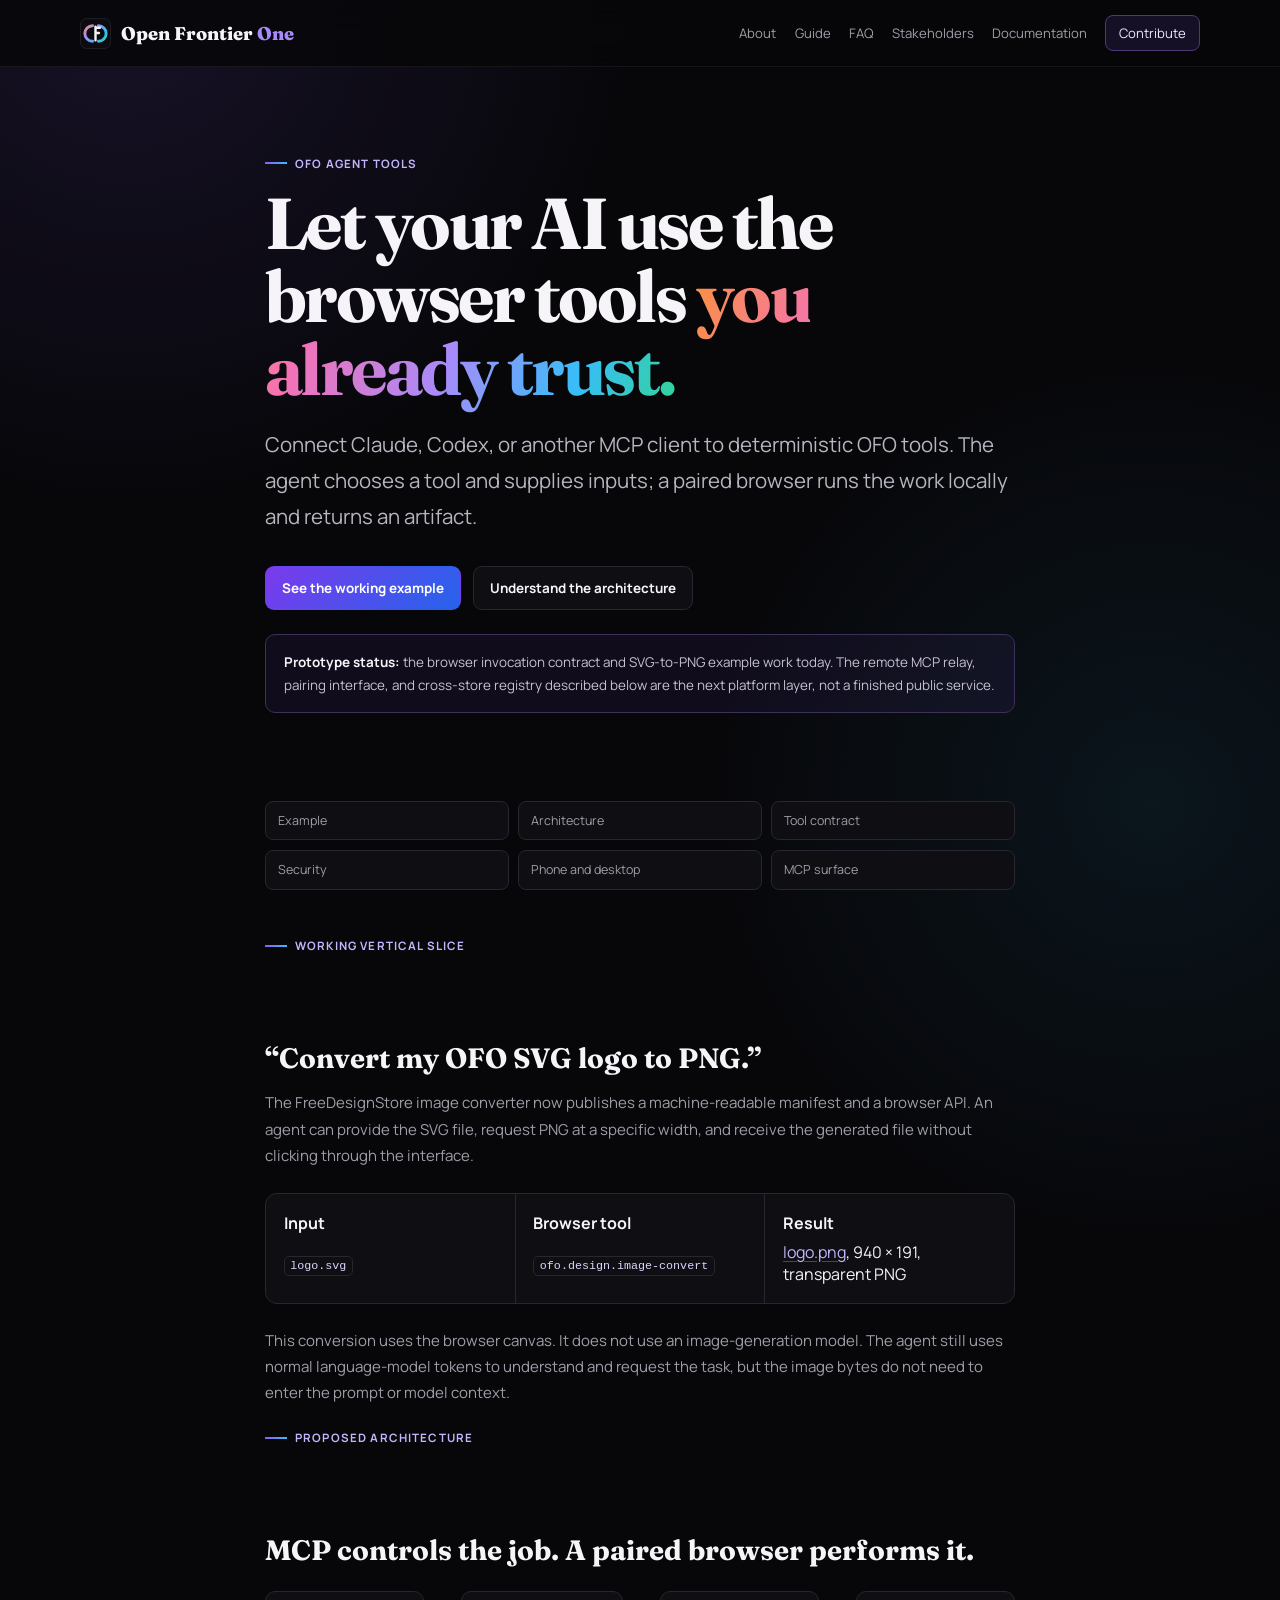
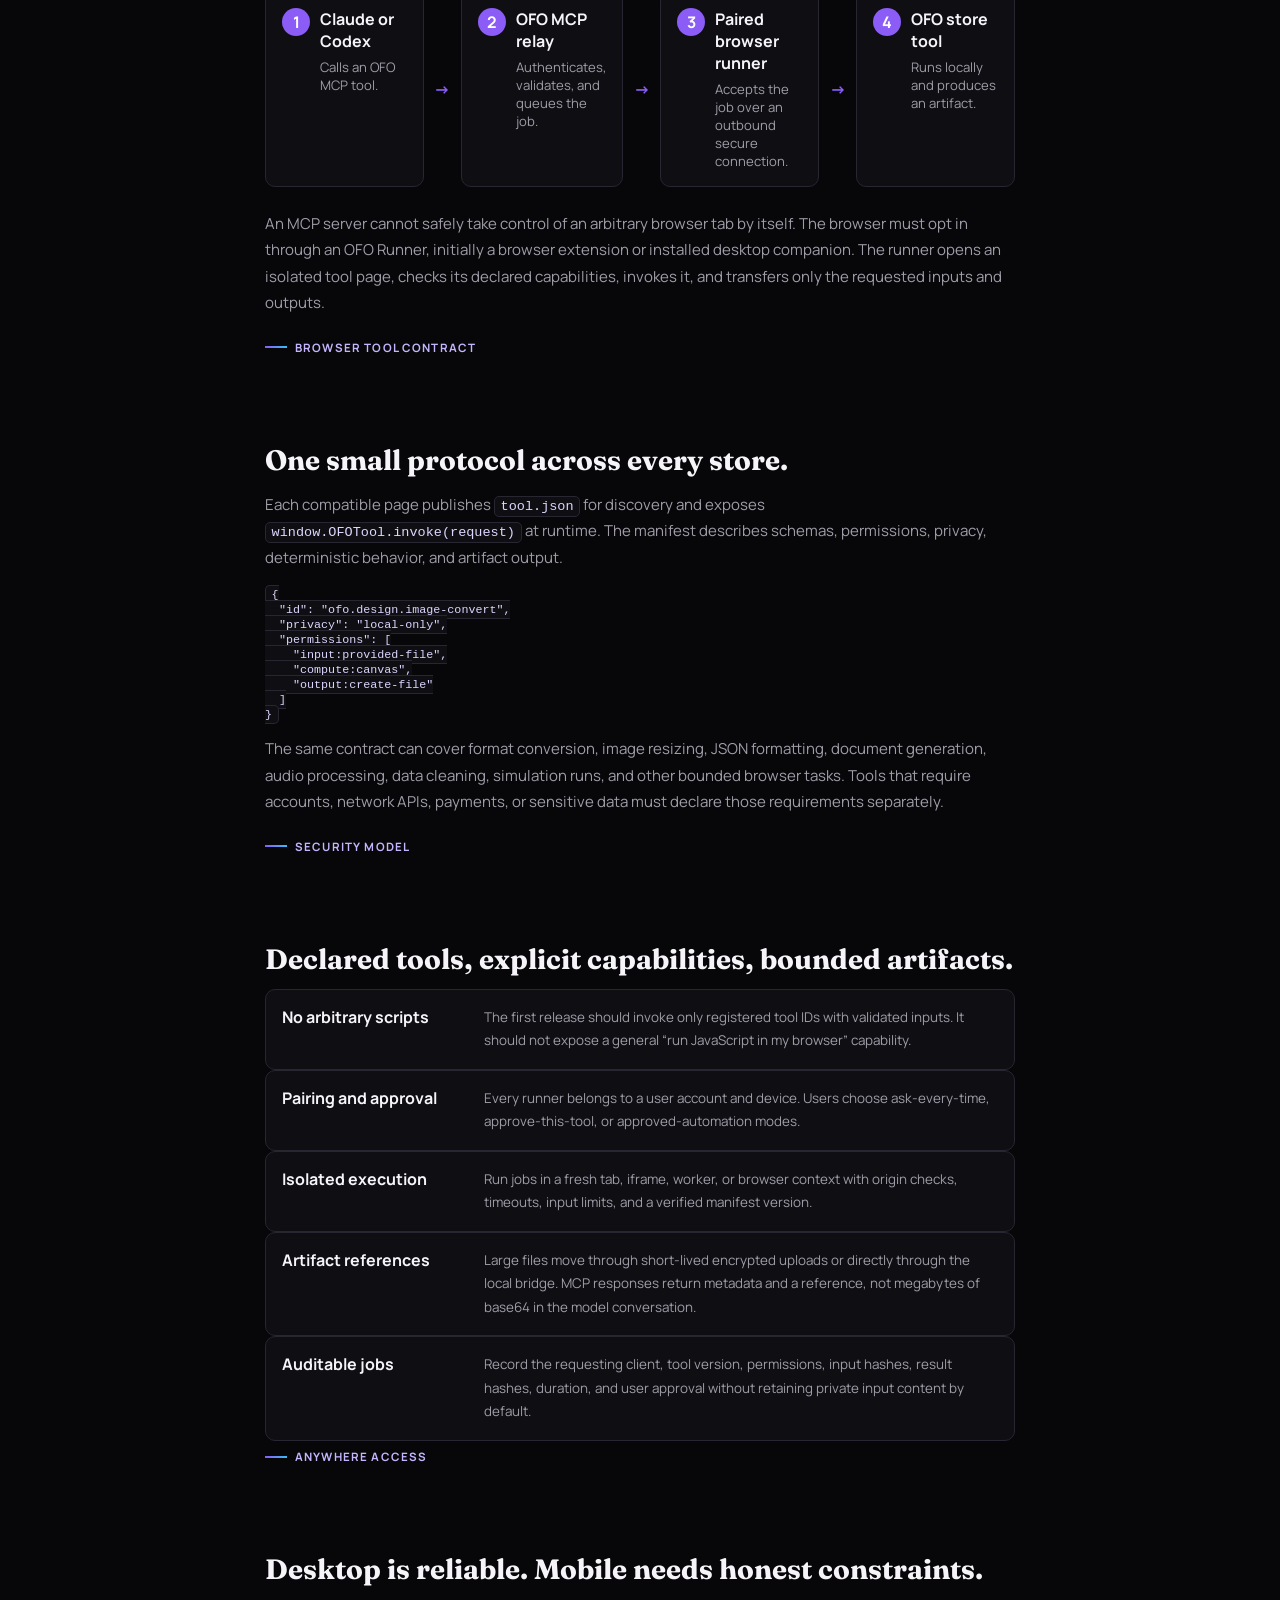
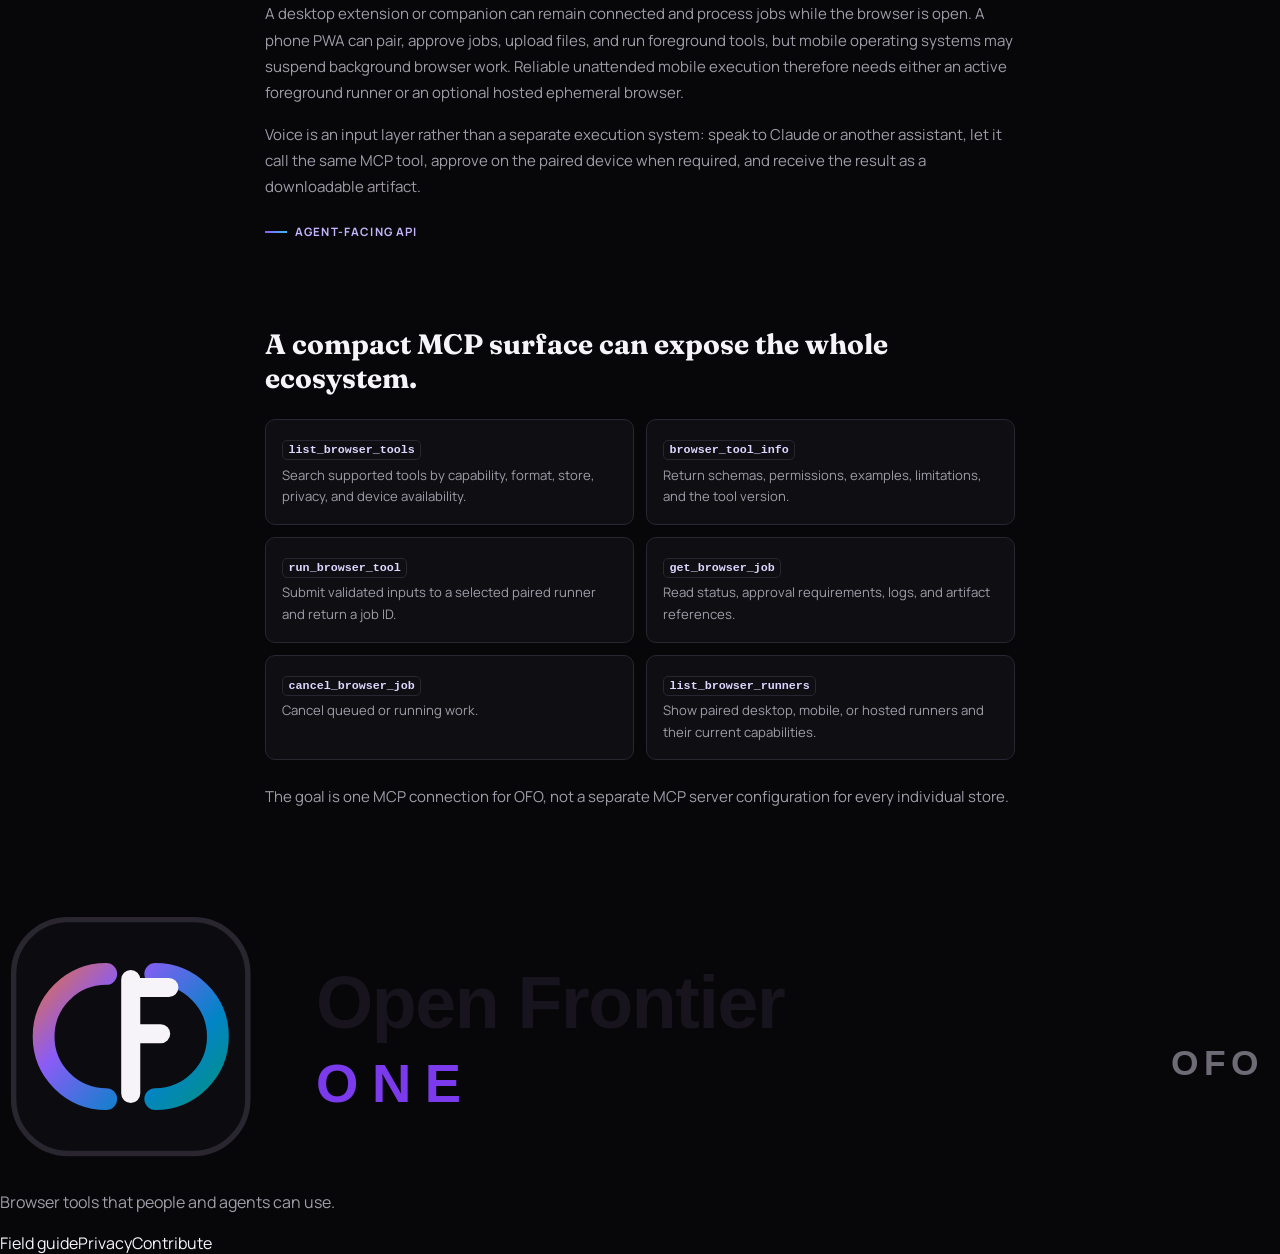
<file: agent-tools.html>
<!DOCTYPE html>
<html lang="en">
<head>
  <meta charset="utf-8">
  <meta name="viewport" content="width=device-width, initial-scale=1">
  <title>OFO Agent Tools - Connect Browser Tools to Claude and Codex</title>
  <meta name="description" content="How Open Frontier One can expose deterministic browser tools to Claude, Codex, and other MCP clients through a secure paired browser runner.">
  <link rel="canonical" href="https://openfrontier.one/agent-tools">
  <link rel="icon" type="image/svg+xml" href="/favicon.svg">
  <link rel="preconnect" href="https://fonts.googleapis.com">
  <link rel="preconnect" href="https://fonts.gstatic.com" crossorigin>
  <link href="https://fonts.googleapis.com/css2?family=Fraunces:opsz,wght@9..144,600;9..144,700;9..144,800&amp;family=Manrope:wght@400;500;600;700&amp;display=swap" rel="stylesheet">
  <link rel="stylesheet" href="/site.css">
</head>
<body>
<a class="skip-link" href="#main">Skip to content</a>
<nav class="site-nav" aria-label="Main navigation"><div class="nav-inner"><a class="brand" href="/"><img class="brand-mark" src="/logo-mark.svg" alt=""><span>Open Frontier <span class="brand-one">One</span></span></a><div class="nav-links"><a href="/about">About</a><a href="/guide">Guide</a><a href="/faq">FAQ</a><a href="/stakeholders">Stakeholders</a><a href="https://docs.openfrontier.one">Documentation</a><a class="nav-cta" href="/contribute">Contribute</a></div></div></nav>

<main id="main">
  <header class="page-hero container narrow">
    <span class="eyebrow">OFO Agent Tools</span>
    <h1>Let your AI use the browser tools <span class="gradient-text">you already trust.</span></h1>
    <p class="lede">Connect Claude, Codex, or another MCP client to deterministic OFO tools. The agent chooses a tool and supplies inputs; a paired browser runs the work locally and returns an artifact.</p>
    <div class="actions">
      <a class="button primary" href="#example">See the working example</a>
      <a class="button" href="#architecture">Understand the architecture</a>
    </div>
    <p class="notice"><strong>Prototype status:</strong> the browser invocation contract and SVG-to-PNG example work today. The remote MCP relay, pairing interface, and cross-store registry described below are the next platform layer, not a finished public service.</p>
  </header>

  <article class="prose container narrow">
    <nav class="toc" aria-label="Agent tools sections">
      <a href="#example">Example</a>
      <a href="#architecture">Architecture</a>
      <a href="#contract">Tool contract</a>
      <a href="#security">Security</a>
      <a href="#devices">Phone and desktop</a>
      <a href="#mcp">MCP surface</a>
    </nav>

    <section id="example">
      <span class="eyebrow">Working vertical slice</span>
      <h2>“Convert my OFO SVG logo to PNG.”</h2>
      <p>The FreeDesignStore image converter now publishes a machine-readable manifest and a browser API. An agent can provide the SVG file, request PNG at a specific width, and receive the generated file without clicking through the interface.</p>
      <div class="agent-example">
        <div><strong>Input</strong><span><code>logo.svg</code></span></div>
        <div><strong>Browser tool</strong><span><code>ofo.design.image-convert</code></span></div>
        <div><strong>Result</strong><span><a href="/logo.png">logo.png</a>, 940 × 191, transparent PNG</span></div>
      </div>
      <p>This conversion uses the browser canvas. It does not use an image-generation model. The agent still uses normal language-model tokens to understand and request the task, but the image bytes do not need to enter the prompt or model context.</p>
    </section>

    <section id="architecture">
      <span class="eyebrow">Proposed architecture</span>
      <h2>MCP controls the job. A paired browser performs it.</h2>
      <div class="agent-flow">
        <div><b>1</b><strong>Claude or Codex</strong><span>Calls an OFO MCP tool.</span></div>
        <i aria-hidden="true">&rarr;</i>
        <div><b>2</b><strong>OFO MCP relay</strong><span>Authenticates, validates, and queues the job.</span></div>
        <i aria-hidden="true">&rarr;</i>
        <div><b>3</b><strong>Paired browser runner</strong><span>Accepts the job over an outbound secure connection.</span></div>
        <i aria-hidden="true">&rarr;</i>
        <div><b>4</b><strong>OFO store tool</strong><span>Runs locally and produces an artifact.</span></div>
      </div>
      <p>An MCP server cannot safely take control of an arbitrary browser tab by itself. The browser must opt in through an OFO Runner, initially a browser extension or installed desktop companion. The runner opens an isolated tool page, checks its declared capabilities, invokes it, and transfers only the requested inputs and outputs.</p>
    </section>

    <section id="contract">
      <span class="eyebrow">Browser tool contract</span>
      <h2>One small protocol across every store.</h2>
      <p>Each compatible page publishes <code>tool.json</code> for discovery and exposes <code>window.OFOTool.invoke(request)</code> at runtime. The manifest describes schemas, permissions, privacy, deterministic behavior, and artifact output.</p>
      <pre><code>{
  "id": "ofo.design.image-convert",
  "privacy": "local-only",
  "permissions": [
    "input:provided-file",
    "compute:canvas",
    "output:create-file"
  ]
}</code></pre>
      <p>The same contract can cover format conversion, image resizing, JSON formatting, document generation, audio processing, data cleaning, simulation runs, and other bounded browser tasks. Tools that require accounts, network APIs, payments, or sensitive data must declare those requirements separately.</p>
    </section>

    <section id="security">
      <span class="eyebrow">Security model</span>
      <h2>Declared tools, explicit capabilities, bounded artifacts.</h2>
      <div class="decision"><strong>No arbitrary scripts</strong><p>The first release should invoke only registered tool IDs with validated inputs. It should not expose a general “run JavaScript in my browser” capability.</p></div>
      <div class="decision"><strong>Pairing and approval</strong><p>Every runner belongs to a user account and device. Users choose ask-every-time, approve-this-tool, or approved-automation modes.</p></div>
      <div class="decision"><strong>Isolated execution</strong><p>Run jobs in a fresh tab, iframe, worker, or browser context with origin checks, timeouts, input limits, and a verified manifest version.</p></div>
      <div class="decision"><strong>Artifact references</strong><p>Large files move through short-lived encrypted uploads or directly through the local bridge. MCP responses return metadata and a reference, not megabytes of base64 in the model conversation.</p></div>
      <div class="decision"><strong>Auditable jobs</strong><p>Record the requesting client, tool version, permissions, input hashes, result hashes, duration, and user approval without retaining private input content by default.</p></div>
    </section>

    <section id="devices">
      <span class="eyebrow">Anywhere access</span>
      <h2>Desktop is reliable. Mobile needs honest constraints.</h2>
      <p>A desktop extension or companion can remain connected and process jobs while the browser is open. A phone PWA can pair, approve jobs, upload files, and run foreground tools, but mobile operating systems may suspend background browser work. Reliable unattended mobile execution therefore needs either an active foreground runner or an optional hosted ephemeral browser.</p>
      <p>Voice is an input layer rather than a separate execution system: speak to Claude or another assistant, let it call the same MCP tool, approve on the paired device when required, and receive the result as a downloadable artifact.</p>
    </section>

    <section id="mcp">
      <span class="eyebrow">Agent-facing API</span>
      <h2>A compact MCP surface can expose the whole ecosystem.</h2>
      <dl class="definition-list">
        <div class="definition"><dt><code>list_browser_tools</code></dt><dd>Search supported tools by capability, format, store, privacy, and device availability.</dd></div>
        <div class="definition"><dt><code>browser_tool_info</code></dt><dd>Return schemas, permissions, examples, limitations, and the tool version.</dd></div>
        <div class="definition"><dt><code>run_browser_tool</code></dt><dd>Submit validated inputs to a selected paired runner and return a job ID.</dd></div>
        <div class="definition"><dt><code>get_browser_job</code></dt><dd>Read status, approval requirements, logs, and artifact references.</dd></div>
        <div class="definition"><dt><code>cancel_browser_job</code></dt><dd>Cancel queued or running work.</dd></div>
        <div class="definition"><dt><code>list_browser_runners</code></dt><dd>Show paired desktop, mobile, or hosted runners and their current capabilities.</dd></div>
      </dl>
      <p>The goal is one MCP connection for OFO, not a separate MCP server configuration for every individual store.</p>
    </section>
  </article>
</main>

<footer><div class="footer-inner"><div><img class="footer-logo" src="/logo-light.svg" alt="Open Frontier One"><p>Browser tools that people and agents can use.</p></div><div class="footer-links"><a href="/guide">Field guide</a><a href="/privacy">Privacy</a><a href="/contribute">Contribute</a></div></div></footer>
</body>
</html>
</file>
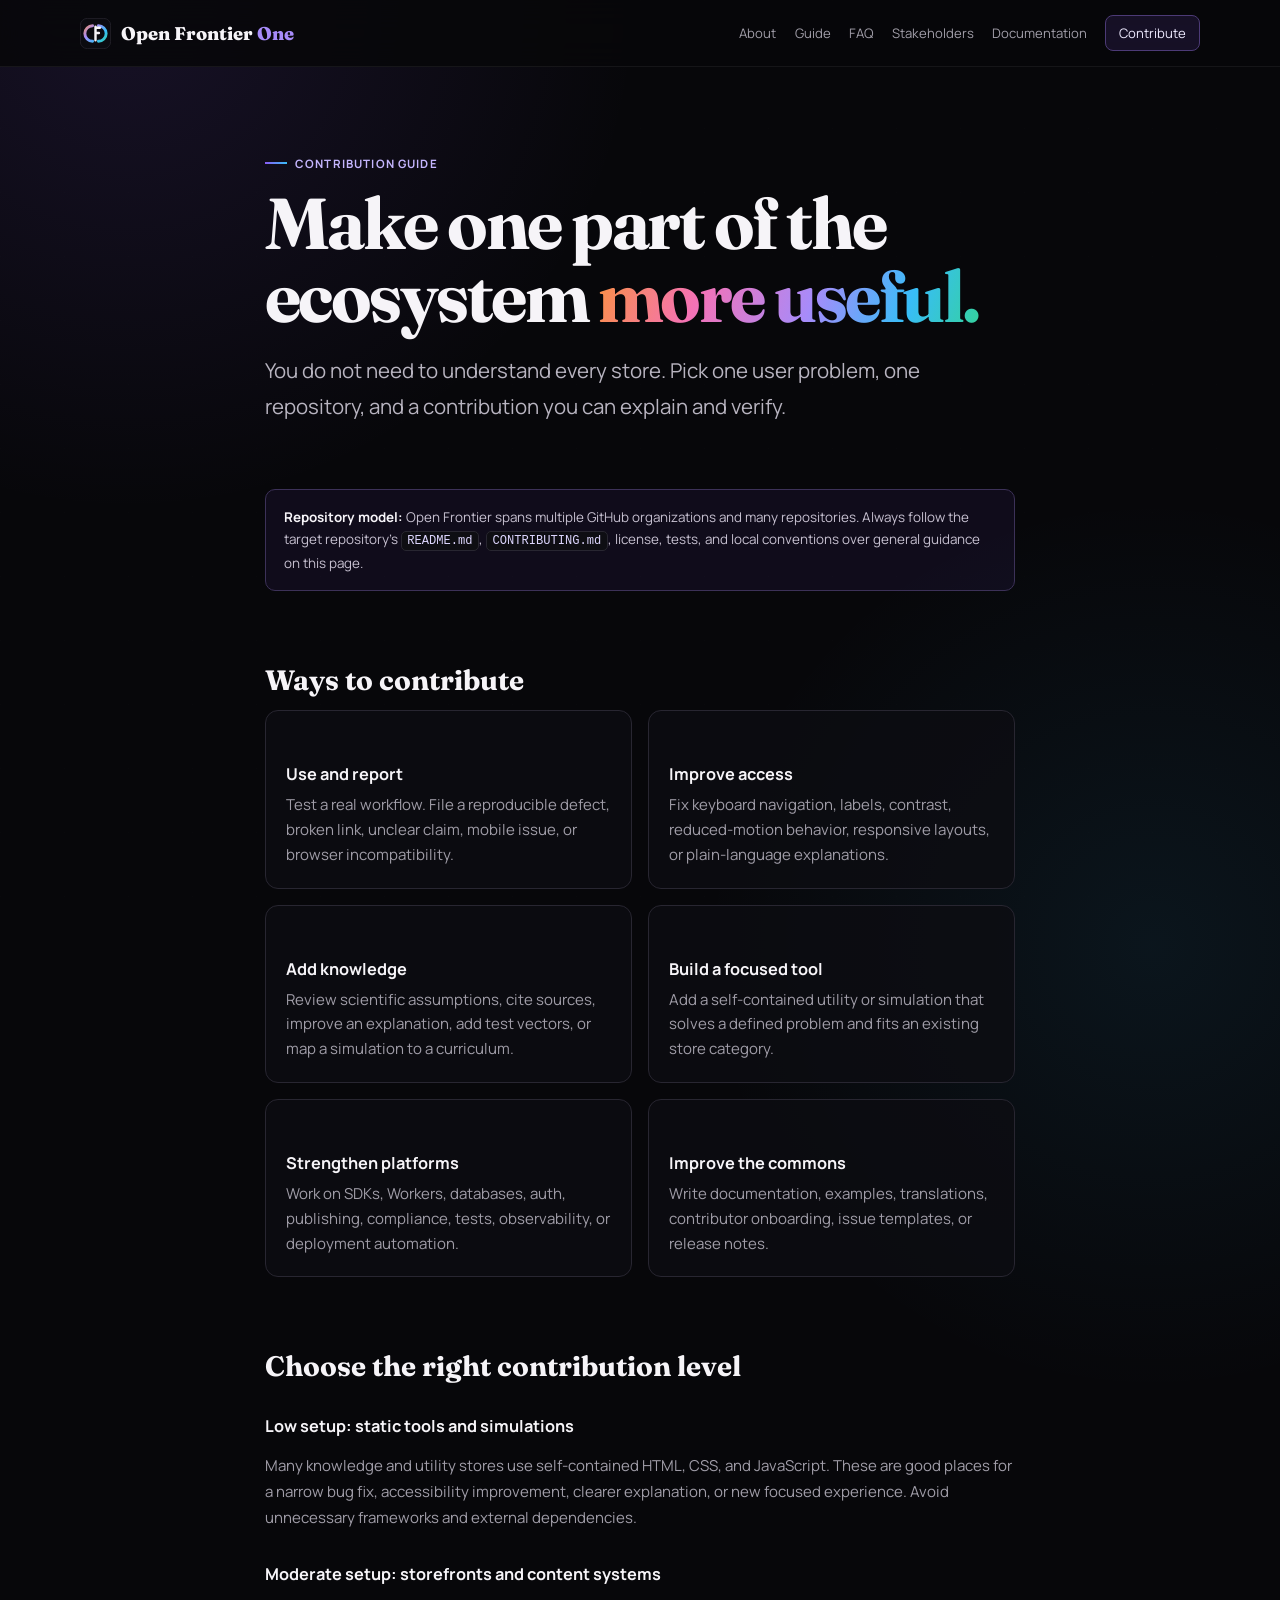
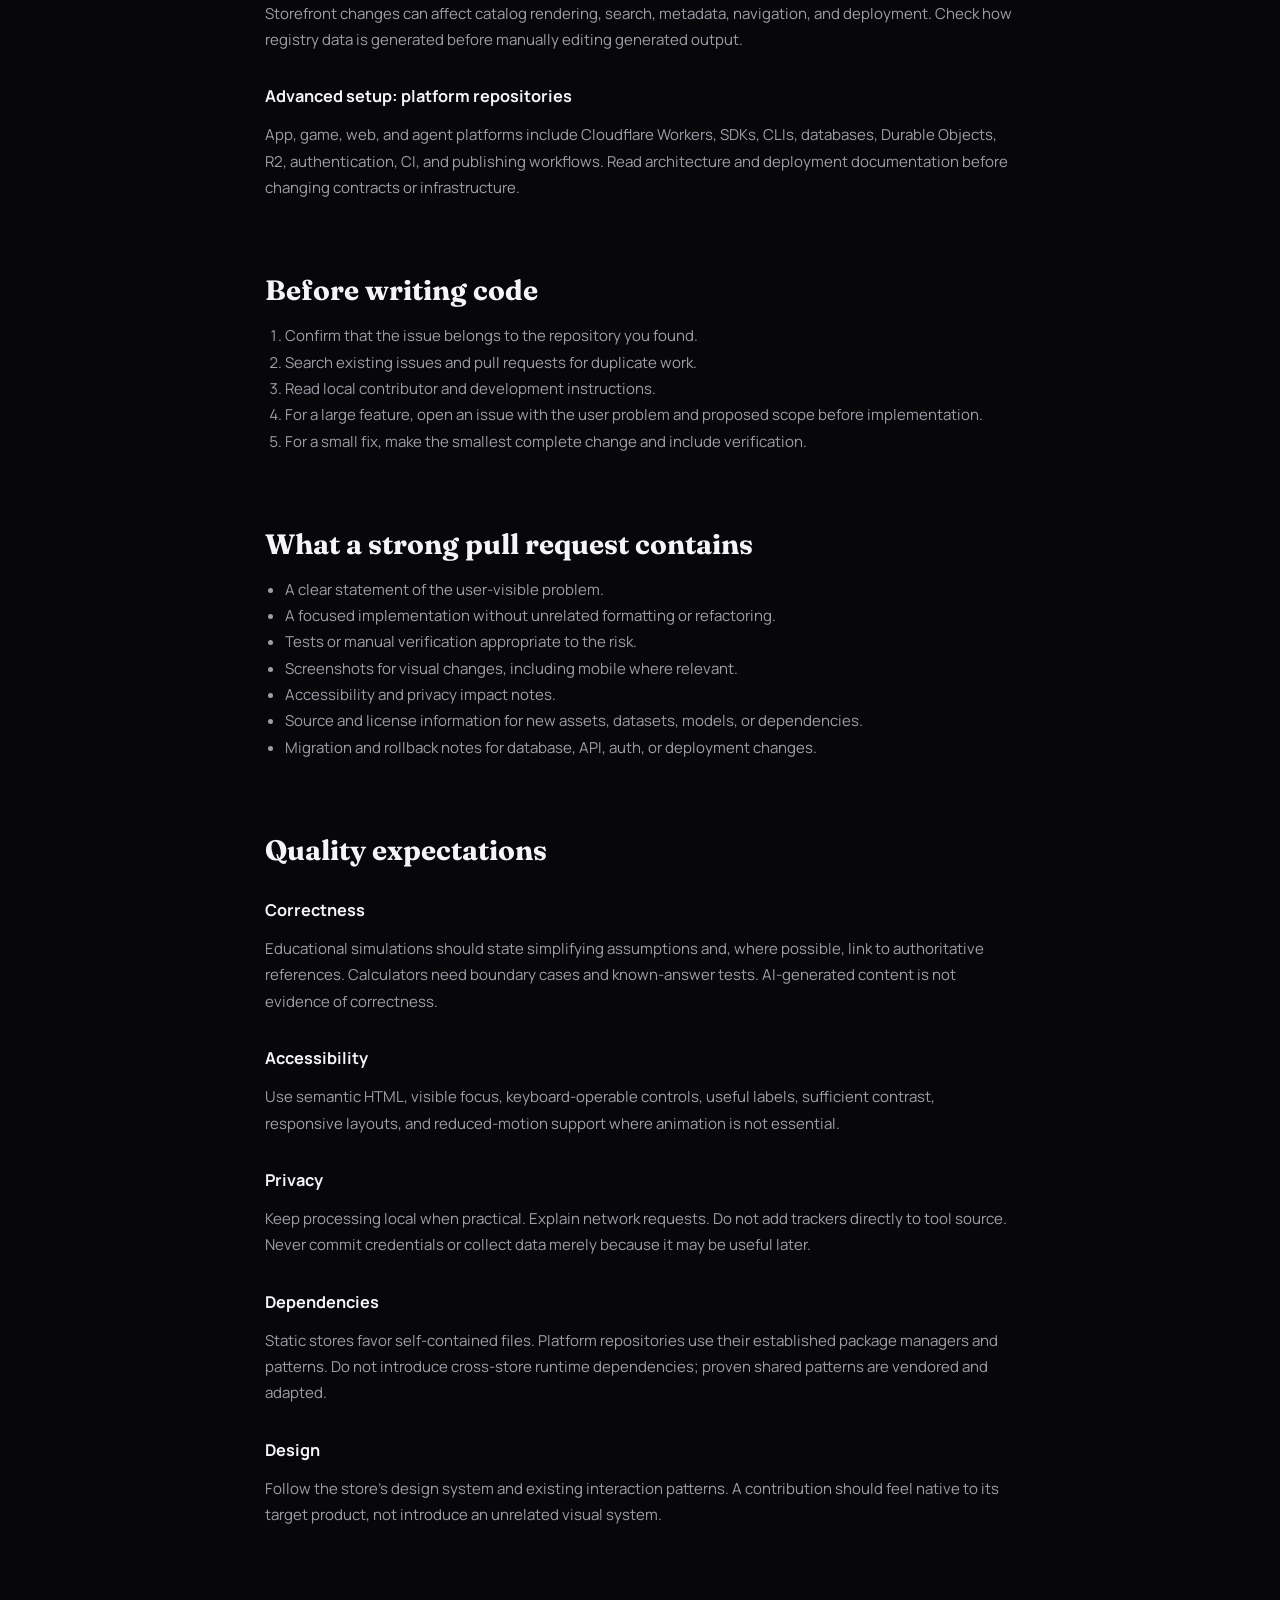
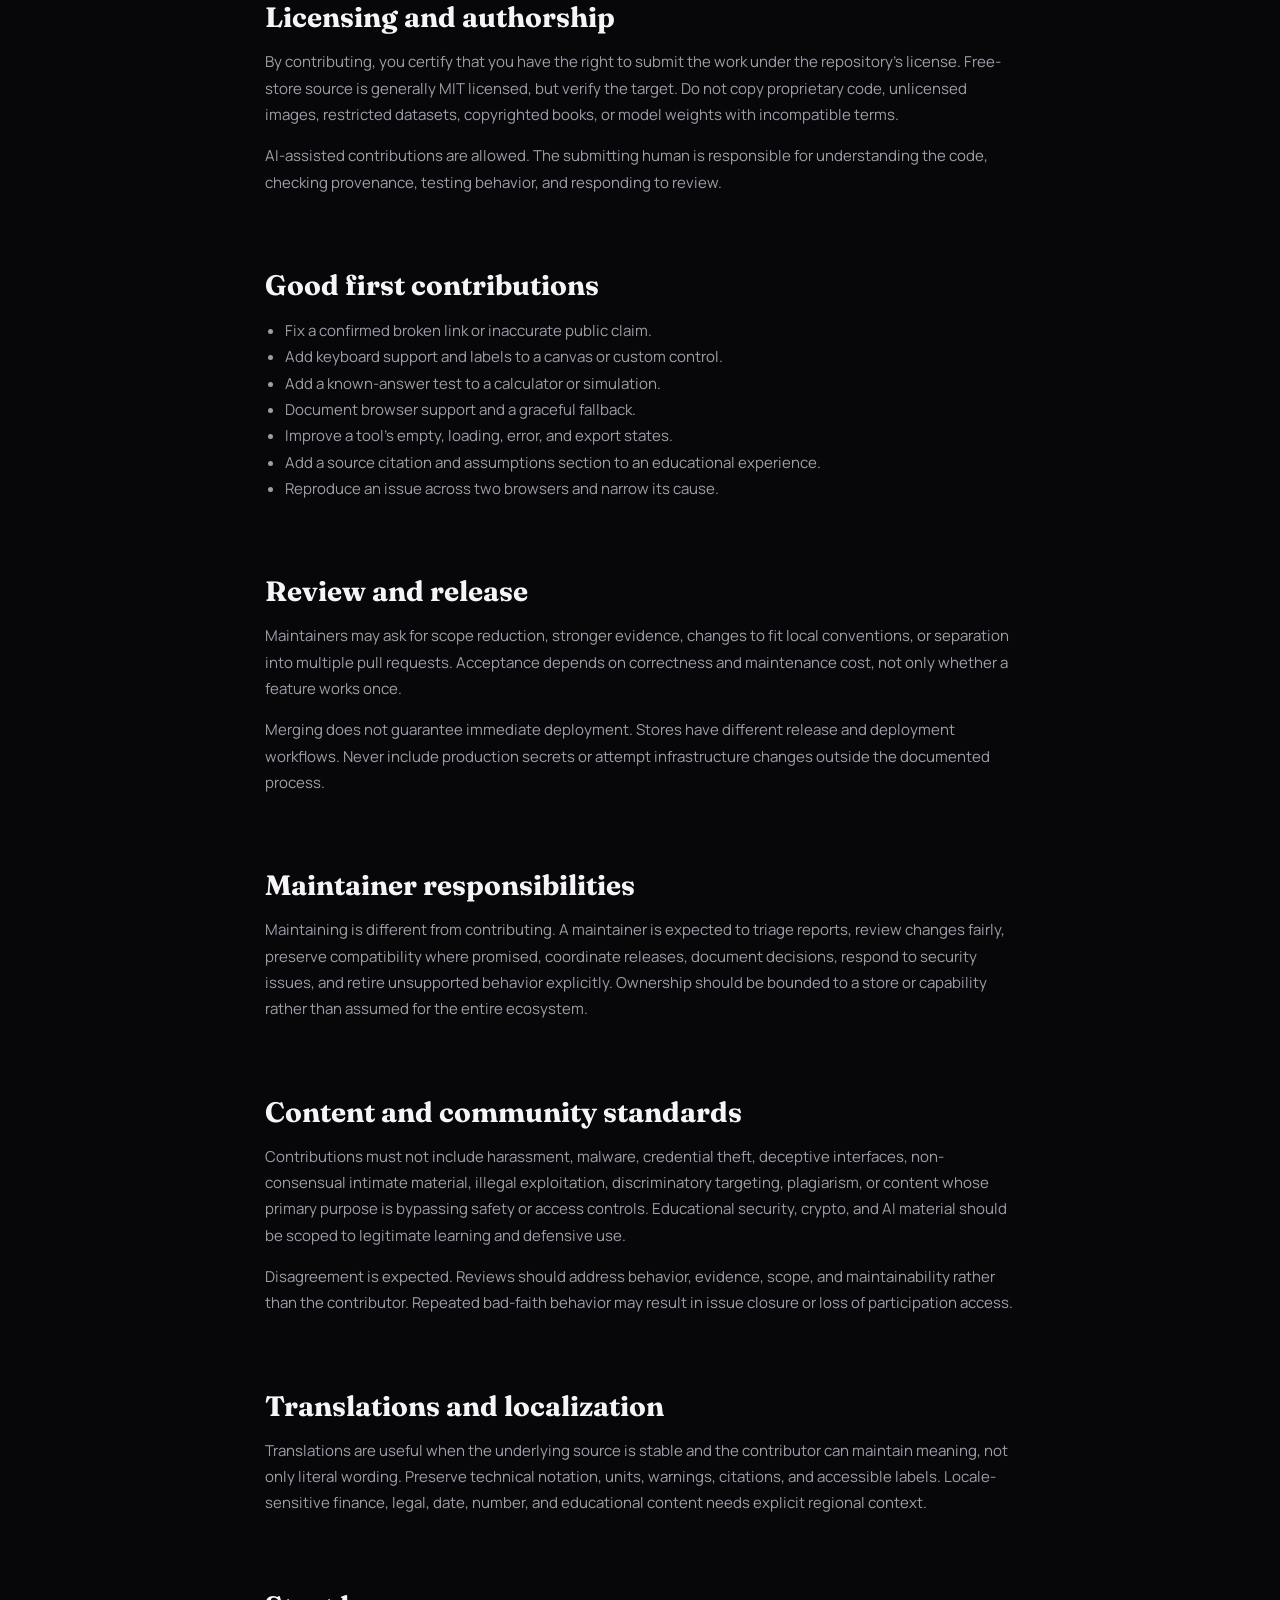
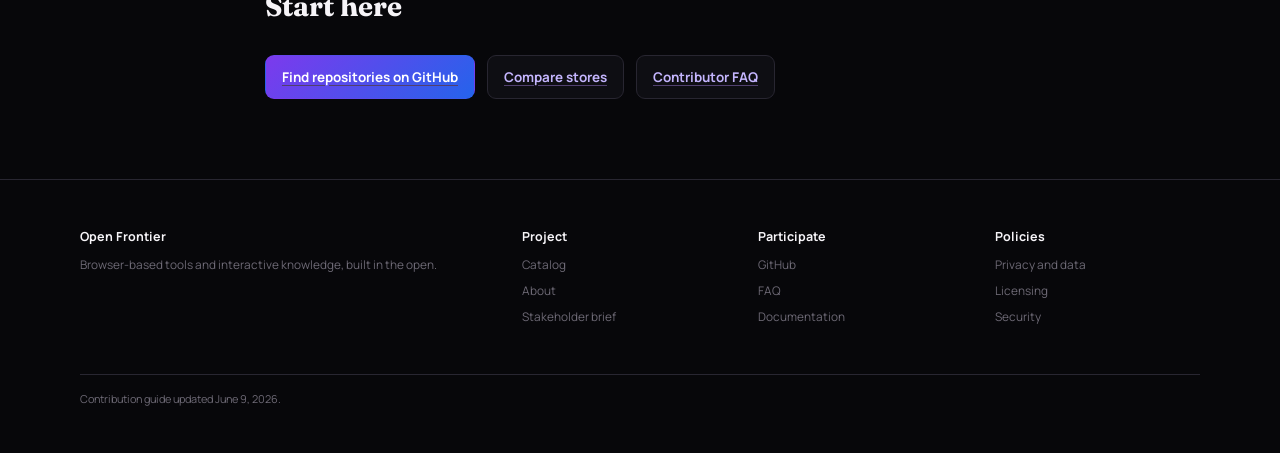
<file: contribute.html>
<!DOCTYPE html>
<html lang="en">
<head>
  <meta charset="utf-8">
  <meta name="viewport" content="width=device-width, initial-scale=1">
  <title>Contribute to Open Frontier</title>
  <meta name="description" content="How to contribute tools, simulations, platform code, documentation, tests, accessibility improvements, and domain expertise to Open Frontier.">
  <link rel="canonical" href="https://openfrontier.one/contribute">
  <link rel="icon" type="image/svg+xml" href="/favicon.svg">
  <link rel="preconnect" href="https://fonts.googleapis.com">
  <link rel="preconnect" href="https://fonts.gstatic.com" crossorigin>
  <link href="https://fonts.googleapis.com/css2?family=Fraunces:opsz,wght@9..144,600;9..144,700;9..144,800&amp;family=Manrope:wght@400;500;600;700&amp;display=swap" rel="stylesheet">
  <link rel="stylesheet" href="/site.css">
</head>
<body>
<a class="skip-link" href="#main">Skip to content</a>
<nav class="site-nav" aria-label="Main navigation"><div class="nav-inner"><a class="brand" href="/"><img class="brand-mark" src="/logo-mark.svg" alt=""><span>Open Frontier <span class="brand-one">One</span></span></a><div class="nav-links"><a href="/about">About</a><a href="/guide">Guide</a><a href="/faq">FAQ</a><a href="/stakeholders">Stakeholders</a><a href="https://docs.openfrontier.one">Documentation</a><a class="nav-cta" href="/contribute">Contribute</a></div></div></nav>

<main id="main">
  <header class="page-hero container narrow">
    <span class="eyebrow">Contribution guide</span>
    <h1>Make one part of the ecosystem <span class="gradient-text">more useful.</span></h1>
    <p class="lede">You do not need to understand every store. Pick one user problem, one repository, and a contribution you can explain and verify.</p>
  </header>

  <article class="prose container narrow">
    <div class="notice"><strong>Repository model:</strong> Open Frontier spans multiple GitHub organizations and many repositories. Always follow the target repository's <code>README.md</code>, <code>CONTRIBUTING.md</code>, license, tests, and local conventions over general guidance on this page.</div>

    <h2>Ways to contribute</h2>
    <div class="grid two">
      <div class="card"><h3>Use and report</h3><p>Test a real workflow. File a reproducible defect, broken link, unclear claim, mobile issue, or browser incompatibility.</p></div>
      <div class="card"><h3>Improve access</h3><p>Fix keyboard navigation, labels, contrast, reduced-motion behavior, responsive layouts, or plain-language explanations.</p></div>
      <div class="card"><h3>Add knowledge</h3><p>Review scientific assumptions, cite sources, improve an explanation, add test vectors, or map a simulation to a curriculum.</p></div>
      <div class="card"><h3>Build a focused tool</h3><p>Add a self-contained utility or simulation that solves a defined problem and fits an existing store category.</p></div>
      <div class="card"><h3>Strengthen platforms</h3><p>Work on SDKs, Workers, databases, auth, publishing, compliance, tests, observability, or deployment automation.</p></div>
      <div class="card"><h3>Improve the commons</h3><p>Write documentation, examples, translations, contributor onboarding, issue templates, or release notes.</p></div>
    </div>

    <h2>Choose the right contribution level</h2>
    <h3>Low setup: static tools and simulations</h3>
    <p>Many knowledge and utility stores use self-contained HTML, CSS, and JavaScript. These are good places for a narrow bug fix, accessibility improvement, clearer explanation, or new focused experience. Avoid unnecessary frameworks and external dependencies.</p>

    <h3>Moderate setup: storefronts and content systems</h3>
    <p>Storefront changes can affect catalog rendering, search, metadata, navigation, and deployment. Check how registry data is generated before manually editing generated output.</p>

    <h3>Advanced setup: platform repositories</h3>
    <p>App, game, web, and agent platforms include Cloudflare Workers, SDKs, CLIs, databases, Durable Objects, R2, authentication, CI, and publishing workflows. Read architecture and deployment documentation before changing contracts or infrastructure.</p>

    <h2>Before writing code</h2>
    <ol>
      <li>Confirm that the issue belongs to the repository you found.</li>
      <li>Search existing issues and pull requests for duplicate work.</li>
      <li>Read local contributor and development instructions.</li>
      <li>For a large feature, open an issue with the user problem and proposed scope before implementation.</li>
      <li>For a small fix, make the smallest complete change and include verification.</li>
    </ol>

    <h2>What a strong pull request contains</h2>
    <ul>
      <li>A clear statement of the user-visible problem.</li>
      <li>A focused implementation without unrelated formatting or refactoring.</li>
      <li>Tests or manual verification appropriate to the risk.</li>
      <li>Screenshots for visual changes, including mobile where relevant.</li>
      <li>Accessibility and privacy impact notes.</li>
      <li>Source and license information for new assets, datasets, models, or dependencies.</li>
      <li>Migration and rollback notes for database, API, auth, or deployment changes.</li>
    </ul>

    <h2>Quality expectations</h2>
    <h3>Correctness</h3>
    <p>Educational simulations should state simplifying assumptions and, where possible, link to authoritative references. Calculators need boundary cases and known-answer tests. AI-generated content is not evidence of correctness.</p>
    <h3>Accessibility</h3>
    <p>Use semantic HTML, visible focus, keyboard-operable controls, useful labels, sufficient contrast, responsive layouts, and reduced-motion support where animation is not essential.</p>
    <h3>Privacy</h3>
    <p>Keep processing local when practical. Explain network requests. Do not add trackers directly to tool source. Never commit credentials or collect data merely because it may be useful later.</p>
    <h3>Dependencies</h3>
    <p>Static stores favor self-contained files. Platform repositories use their established package managers and patterns. Do not introduce cross-store runtime dependencies; proven shared patterns are vendored and adapted.</p>
    <h3>Design</h3>
    <p>Follow the store's design system and existing interaction patterns. A contribution should feel native to its target product, not introduce an unrelated visual system.</p>

    <h2>Licensing and authorship</h2>
    <p>By contributing, you certify that you have the right to submit the work under the repository's license. Free-store source is generally MIT licensed, but verify the target. Do not copy proprietary code, unlicensed images, restricted datasets, copyrighted books, or model weights with incompatible terms.</p>
    <p>AI-assisted contributions are allowed. The submitting human is responsible for understanding the code, checking provenance, testing behavior, and responding to review.</p>

    <h2>Good first contributions</h2>
    <ul>
      <li>Fix a confirmed broken link or inaccurate public claim.</li>
      <li>Add keyboard support and labels to a canvas or custom control.</li>
      <li>Add a known-answer test to a calculator or simulation.</li>
      <li>Document browser support and a graceful fallback.</li>
      <li>Improve a tool's empty, loading, error, and export states.</li>
      <li>Add a source citation and assumptions section to an educational experience.</li>
      <li>Reproduce an issue across two browsers and narrow its cause.</li>
    </ul>

    <h2>Review and release</h2>
    <p>Maintainers may ask for scope reduction, stronger evidence, changes to fit local conventions, or separation into multiple pull requests. Acceptance depends on correctness and maintenance cost, not only whether a feature works once.</p>
    <p>Merging does not guarantee immediate deployment. Stores have different release and deployment workflows. Never include production secrets or attempt infrastructure changes outside the documented process.</p>

    <h2>Maintainer responsibilities</h2>
    <p>Maintaining is different from contributing. A maintainer is expected to triage reports, review changes fairly, preserve compatibility where promised, coordinate releases, document decisions, respond to security issues, and retire unsupported behavior explicitly. Ownership should be bounded to a store or capability rather than assumed for the entire ecosystem.</p>

    <h2>Content and community standards</h2>
    <p>Contributions must not include harassment, malware, credential theft, deceptive interfaces, non-consensual intimate material, illegal exploitation, discriminatory targeting, plagiarism, or content whose primary purpose is bypassing safety or access controls. Educational security, crypto, and AI material should be scoped to legitimate learning and defensive use.</p>
    <p>Disagreement is expected. Reviews should address behavior, evidence, scope, and maintainability rather than the contributor. Repeated bad-faith behavior may result in issue closure or loss of participation access.</p>

    <h2>Translations and localization</h2>
    <p>Translations are useful when the underlying source is stable and the contributor can maintain meaning, not only literal wording. Preserve technical notation, units, warnings, citations, and accessible labels. Locale-sensitive finance, legal, date, number, and educational content needs explicit regional context.</p>

    <h2>Start here</h2>
    <div class="actions">
      <a class="button primary" href="https://github.com/OpenFrontierOne">Find repositories on GitHub</a>
      <a class="button" href="https://docs.openfrontier.one/overview/stores/">Compare stores</a>
      <a class="button" href="/faq#contributors">Contributor FAQ</a>
    </div>
  </article>
</main>

<footer class="footer"><div class="container"><div class="footer-grid"><div><h3>Open Frontier</h3><p>Browser-based tools and interactive knowledge, built in the open.</p></div><div><h4>Project</h4><a href="/">Catalog</a><a href="/about">About</a><a href="/stakeholders">Stakeholder brief</a></div><div><h4>Participate</h4><a href="https://github.com/OpenFrontierOne">GitHub</a><a href="/faq">FAQ</a><a href="https://docs.openfrontier.one">Documentation</a></div><div><h4>Policies</h4><a href="/privacy">Privacy and data</a><a href="/faq#licensing">Licensing</a><a href="/faq#security">Security</a></div></div><div class="footer-note">Contribution guide updated June 9, 2026.</div></div></footer>
</body>
</html>
</file>
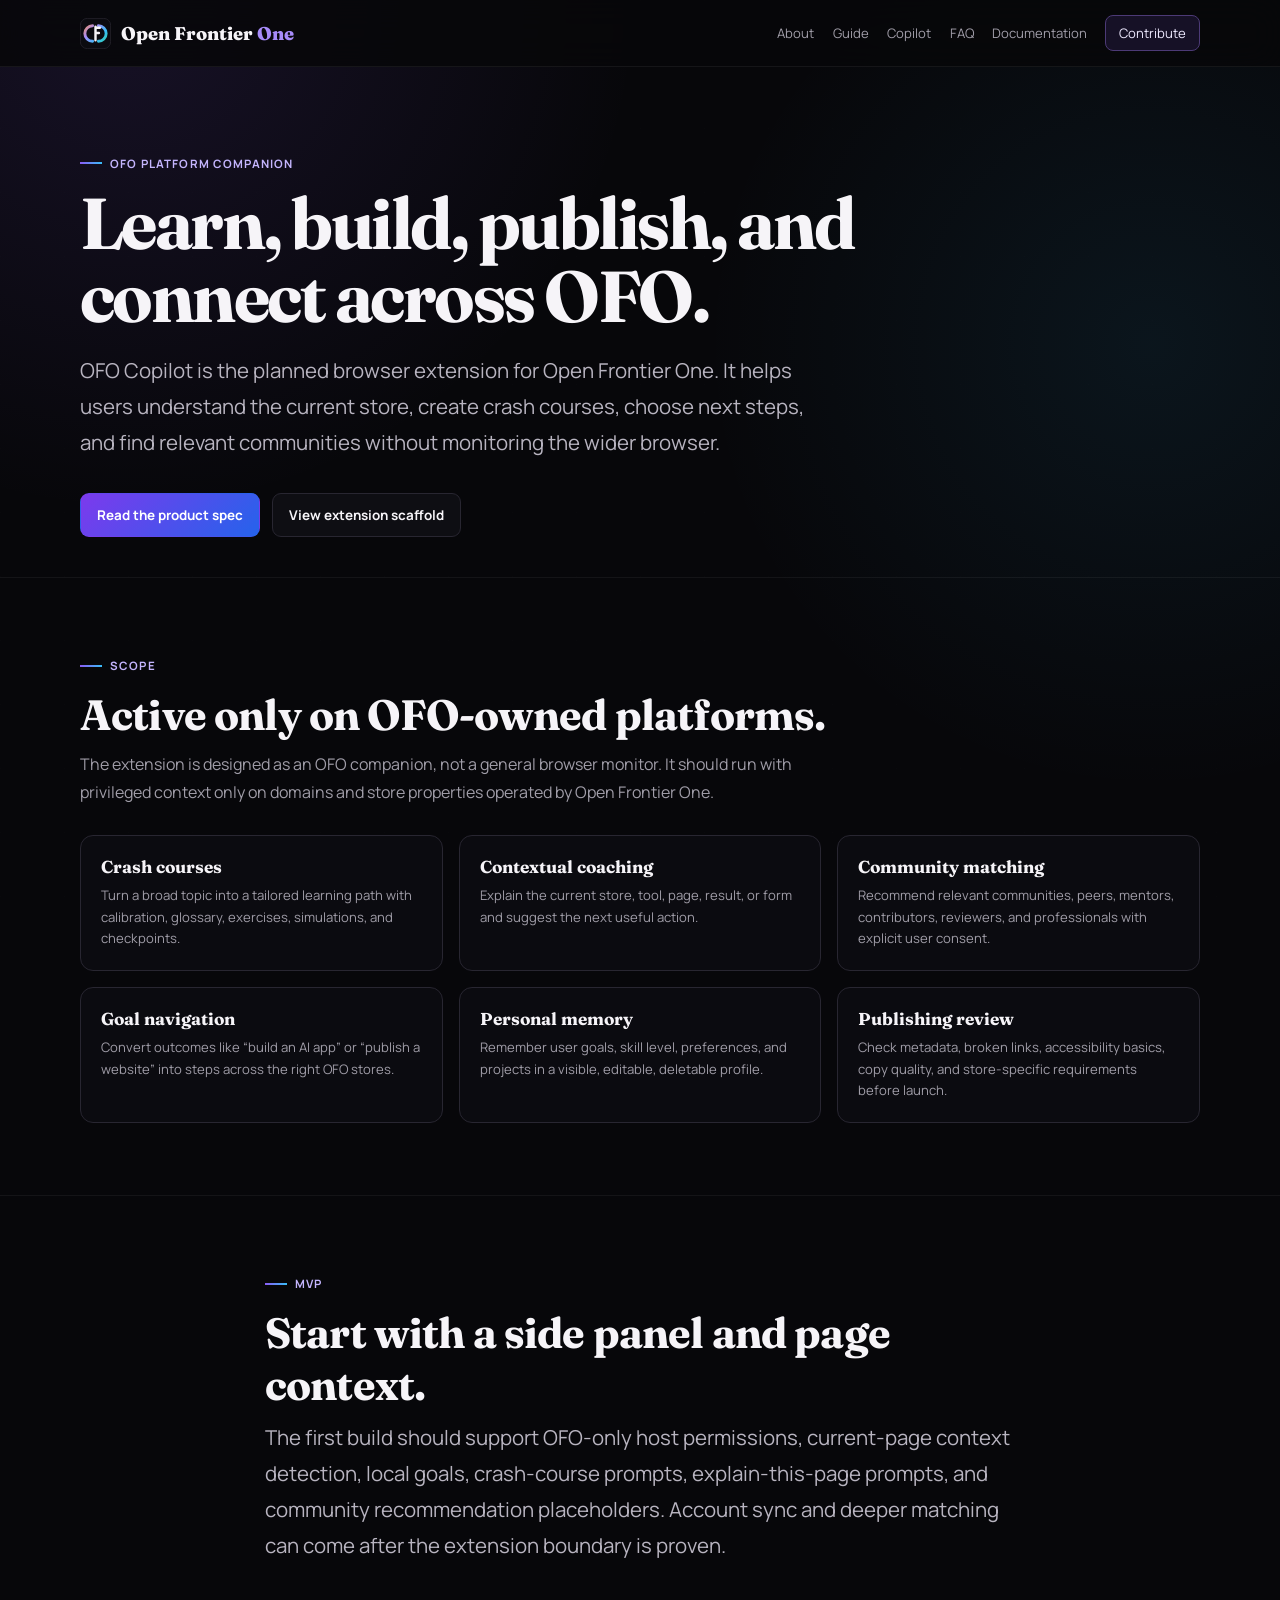
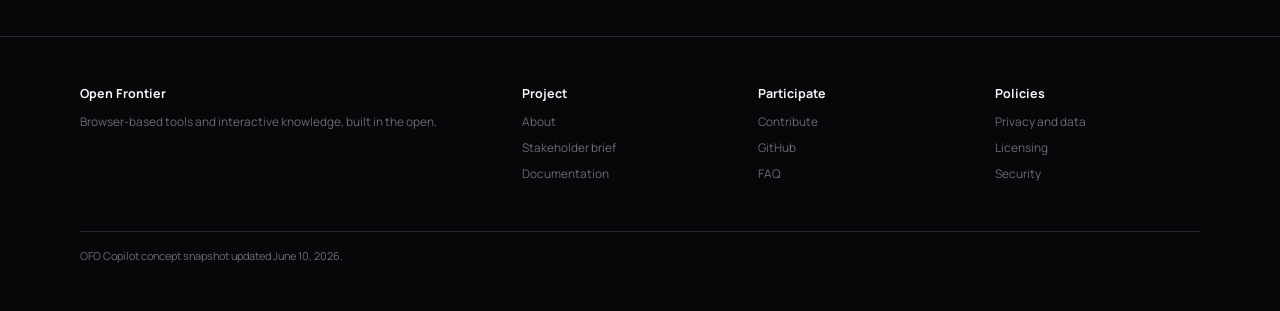
<file: copilot.html>
<!DOCTYPE html>
<html lang="en">
<head>
  <meta charset="utf-8">
  <meta name="viewport" content="width=device-width, initial-scale=1">
  <title>OFO Copilot - Open Frontier One</title>
  <meta name="description" content="OFO Copilot is the planned browser extension that helps users learn, build, publish, and connect across Open Frontier One stores.">
  <meta property="og:title" content="OFO Copilot">
  <meta property="og:description" content="A browser extension companion for learning, doing, and connecting across OFO-owned platforms.">
  <meta property="og:type" content="website">
  <meta property="og:url" content="https://openfrontier.one/copilot">
  <link rel="canonical" href="https://openfrontier.one/copilot">
  <link rel="icon" type="image/svg+xml" href="/favicon.svg">
  <link rel="preconnect" href="https://fonts.googleapis.com">
  <link rel="preconnect" href="https://fonts.gstatic.com" crossorigin>
  <link href="https://fonts.googleapis.com/css2?family=Fraunces:opsz,wght@9..144,600;9..144,700;9..144,800&amp;family=Manrope:wght@400;500;600;700&amp;display=swap" rel="stylesheet">
  <link rel="stylesheet" href="/site.css">
</head>
<body>
<a class="skip-link" href="#main">Skip to content</a>
<nav class="site-nav" aria-label="Main navigation">
  <div class="nav-inner">
    <a class="brand" href="/"><img class="brand-mark" src="/logo-mark.svg" alt=""><span>Open Frontier <span class="brand-one">One</span></span></a>
    <div class="nav-links">
      <a href="/about">About</a>
      <a href="/guide">Guide</a>
      <a href="/copilot">Copilot</a>
      <a href="/faq">FAQ</a>
      <a href="https://docs.openfrontier.one">Documentation</a>
      <a class="nav-cta" href="/contribute">Contribute</a>
    </div>
  </div>
</nav>

<main id="main">
  <header class="page-hero container">
    <span class="eyebrow">OFO platform companion</span>
    <h1>Learn, build, publish, and connect across OFO.</h1>
    <p class="lede">OFO Copilot is the planned browser extension for Open Frontier One. It helps users understand the current store, create crash courses, choose next steps, and find relevant communities without monitoring the wider browser.</p>
    <div class="actions">
      <a class="button primary" href="https://docs.openfrontier.one/product/ofo-copilot-extension/">Read the product spec</a>
      <a class="button" href="https://github.com/OpenFrontierOne/openfrontier/tree/main/extension">View extension scaffold</a>
    </div>
  </header>

  <section class="section">
    <div class="container">
      <div class="section-head">
        <div>
          <span class="eyebrow">Scope</span>
          <h2>Active only on OFO-owned platforms.</h2>
          <p class="section-intro">The extension is designed as an OFO companion, not a general browser monitor. It should run with privileged context only on domains and store properties operated by Open Frontier One.</p>
        </div>
      </div>
      <div class="grid">
        <div class="card"><h3>Crash courses</h3><p>Turn a broad topic into a tailored learning path with calibration, glossary, exercises, simulations, and checkpoints.</p></div>
        <div class="card"><h3>Contextual coaching</h3><p>Explain the current store, tool, page, result, or form and suggest the next useful action.</p></div>
        <div class="card"><h3>Community matching</h3><p>Recommend relevant communities, peers, mentors, contributors, reviewers, and professionals with explicit user consent.</p></div>
        <div class="card"><h3>Goal navigation</h3><p>Convert outcomes like “build an AI app” or “publish a website” into steps across the right OFO stores.</p></div>
        <div class="card"><h3>Personal memory</h3><p>Remember user goals, skill level, preferences, and projects in a visible, editable, deletable profile.</p></div>
        <div class="card"><h3>Publishing review</h3><p>Check metadata, broken links, accessibility basics, copy quality, and store-specific requirements before launch.</p></div>
      </div>
    </div>
  </section>

  <section class="section">
    <div class="container narrow">
      <span class="eyebrow">MVP</span>
      <h2>Start with a side panel and page context.</h2>
      <p class="lede">The first build should support OFO-only host permissions, current-page context detection, local goals, crash-course prompts, explain-this-page prompts, and community recommendation placeholders. Account sync and deeper matching can come after the extension boundary is proven.</p>
    </div>
  </section>
</main>

<footer class="footer">
  <div class="container">
    <div class="footer-grid">
      <div><h3>Open Frontier</h3><p>Browser-based tools and interactive knowledge, built in the open.</p></div>
      <div><h4>Project</h4><a href="/about">About</a><a href="/stakeholders">Stakeholder brief</a><a href="https://docs.openfrontier.one">Documentation</a></div>
      <div><h4>Participate</h4><a href="/contribute">Contribute</a><a href="https://github.com/OpenFrontierOne">GitHub</a><a href="/faq">FAQ</a></div>
      <div><h4>Policies</h4><a href="/privacy">Privacy and data</a><a href="/faq#licensing">Licensing</a><a href="/faq#security">Security</a></div>
    </div>
    <div class="footer-note">OFO Copilot concept snapshot updated June 10, 2026.</div>
  </div>
</footer>
</body>
</html>
</file>
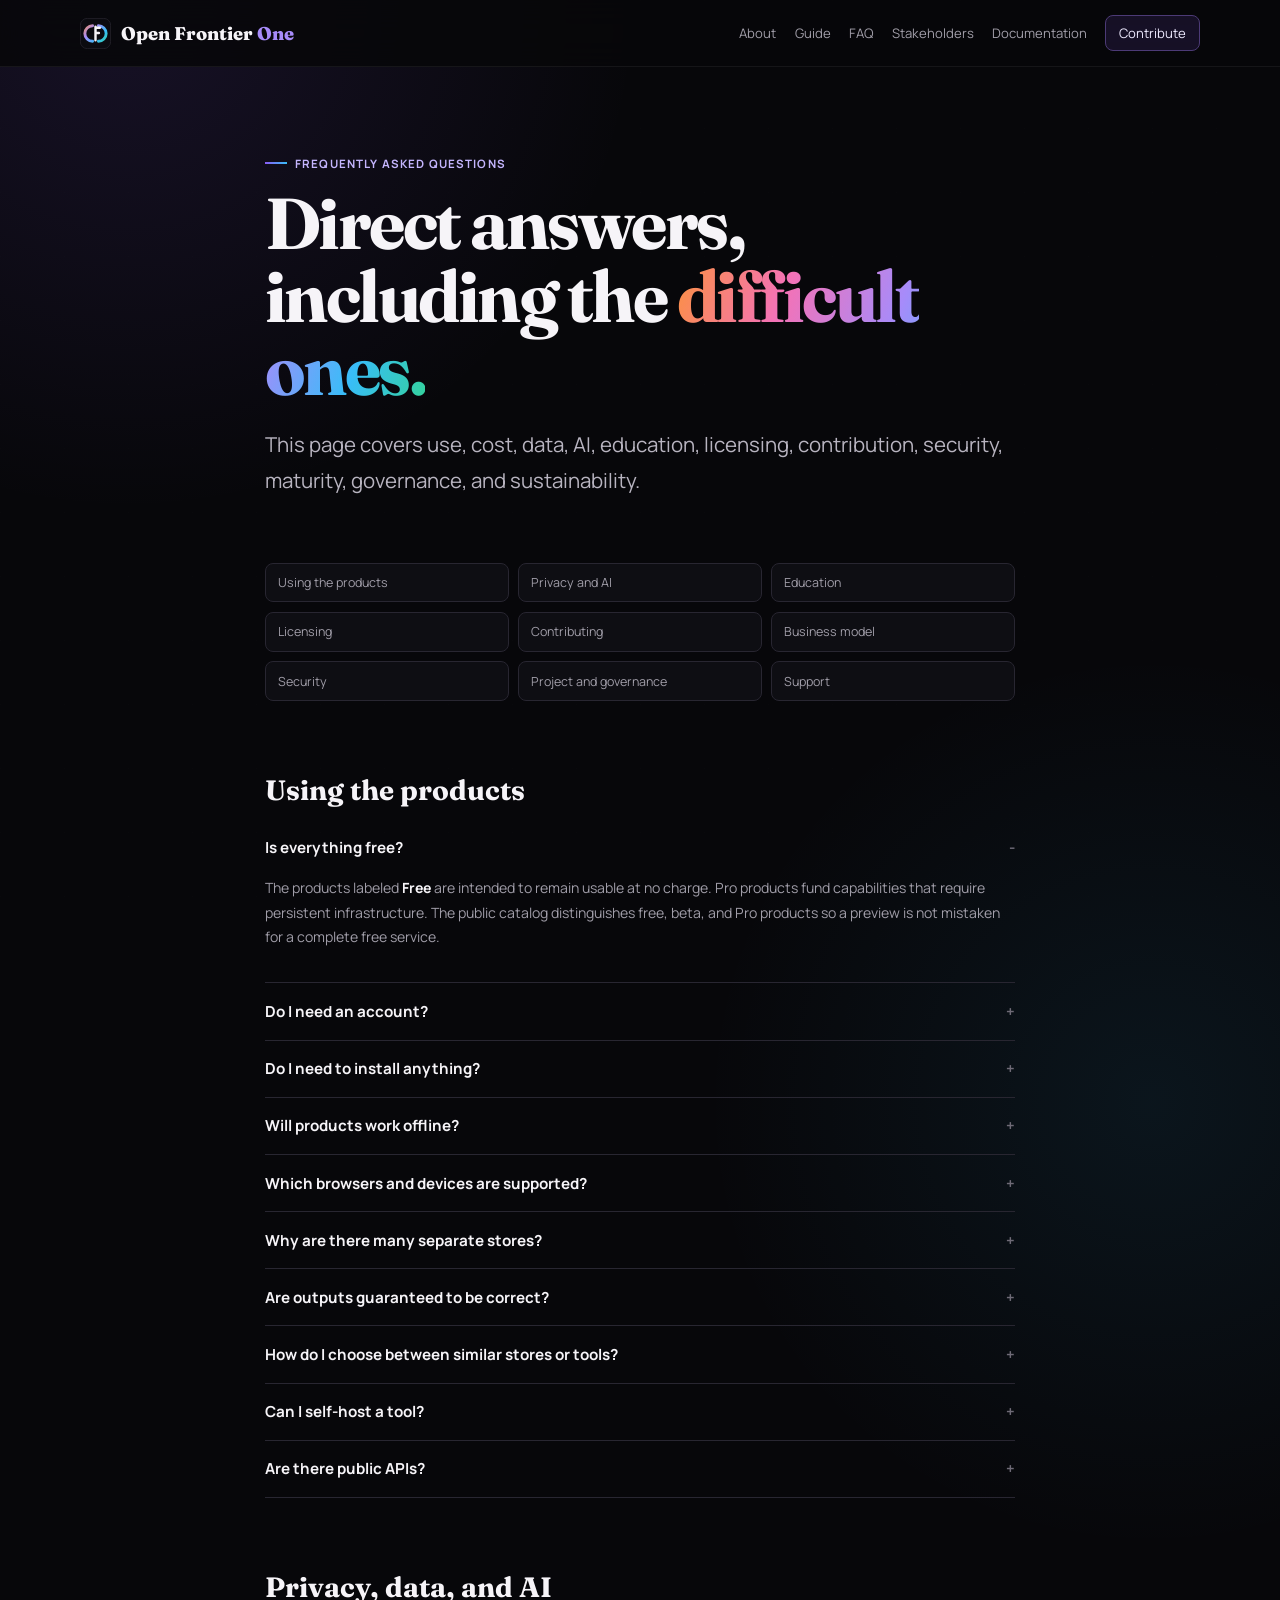
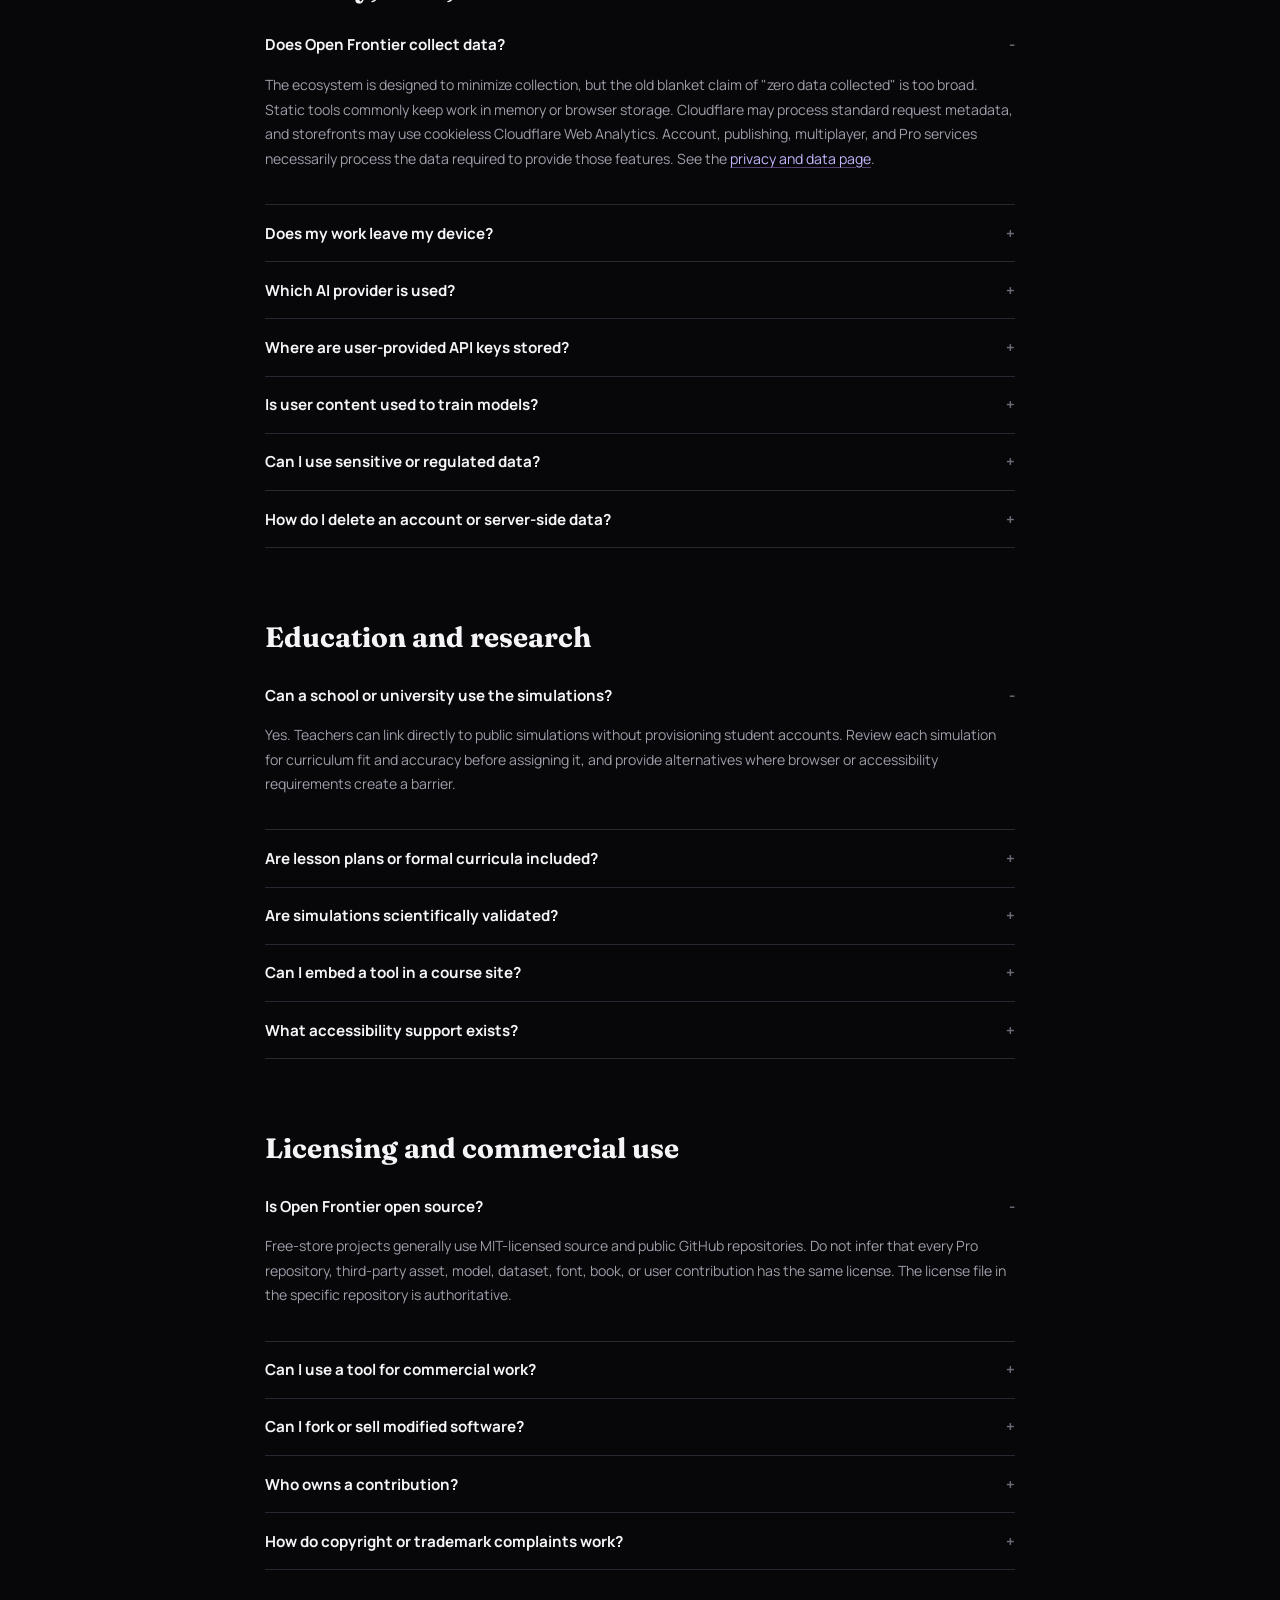
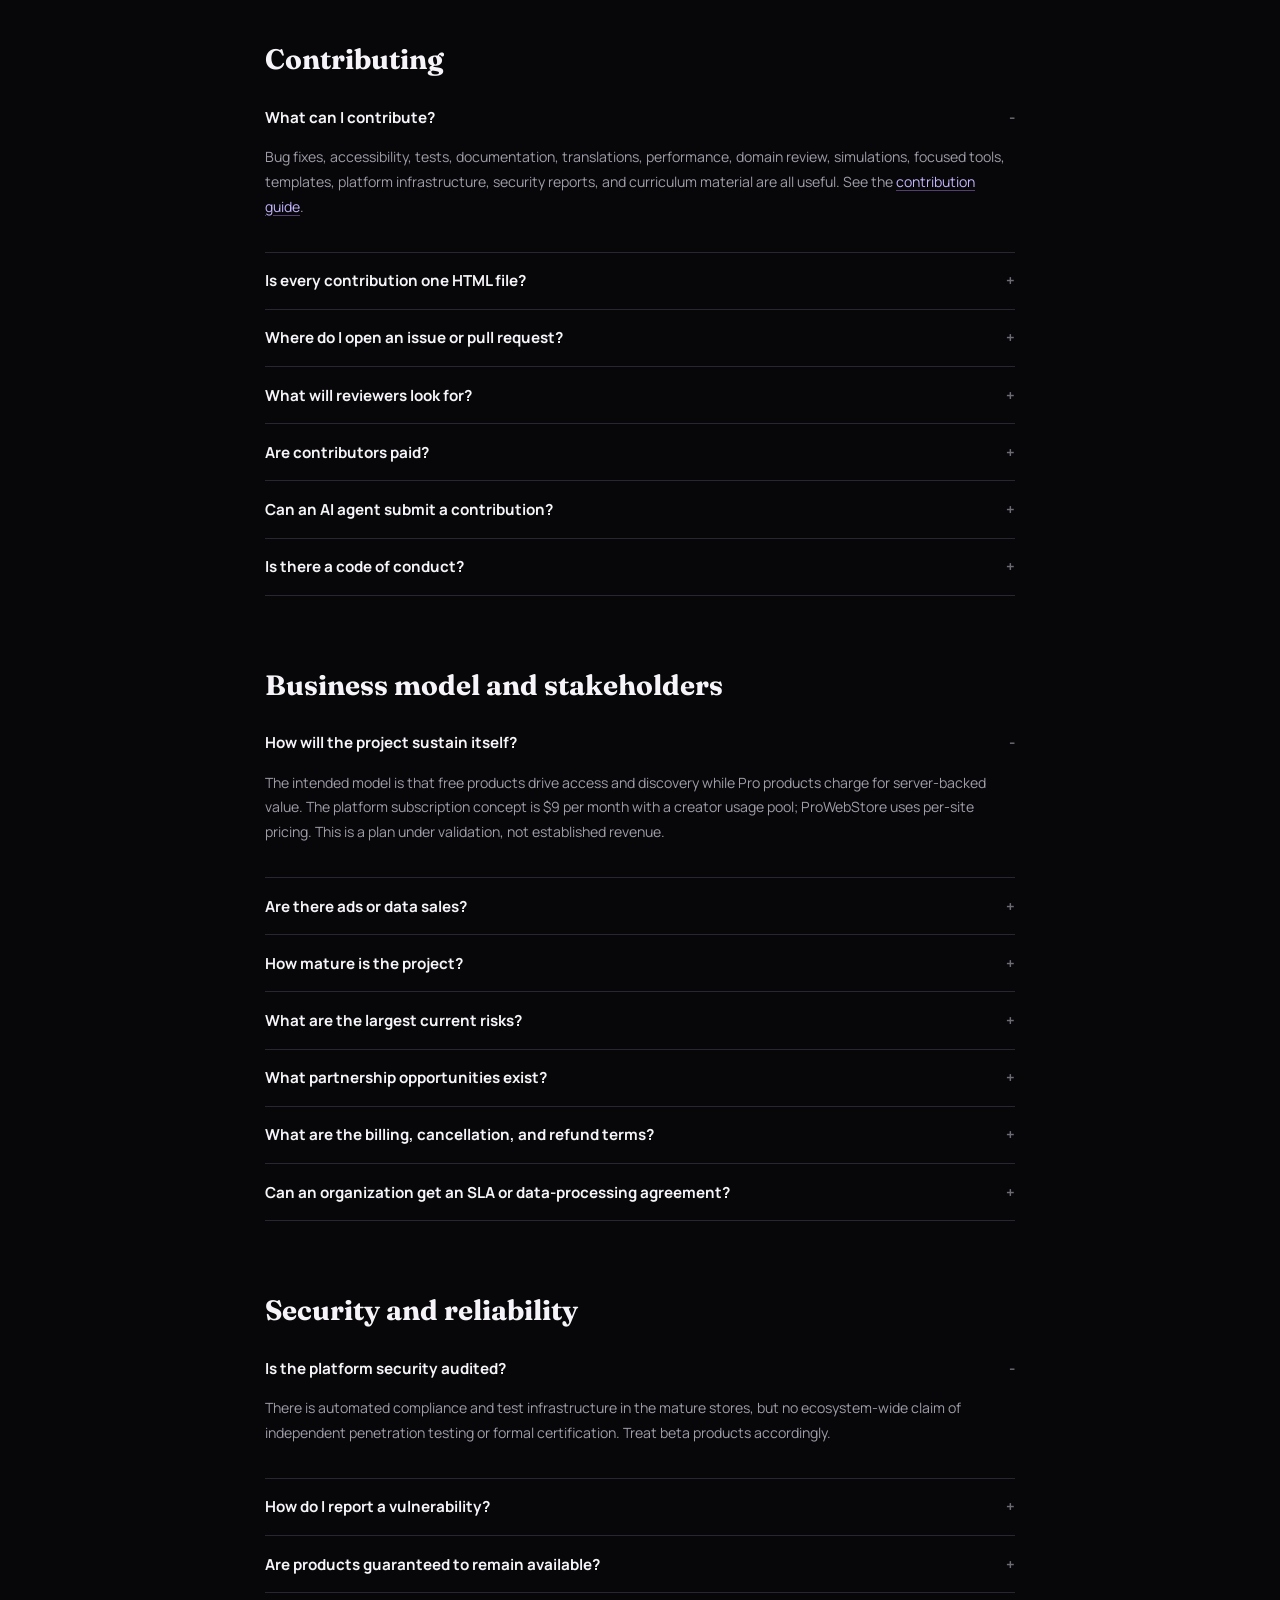
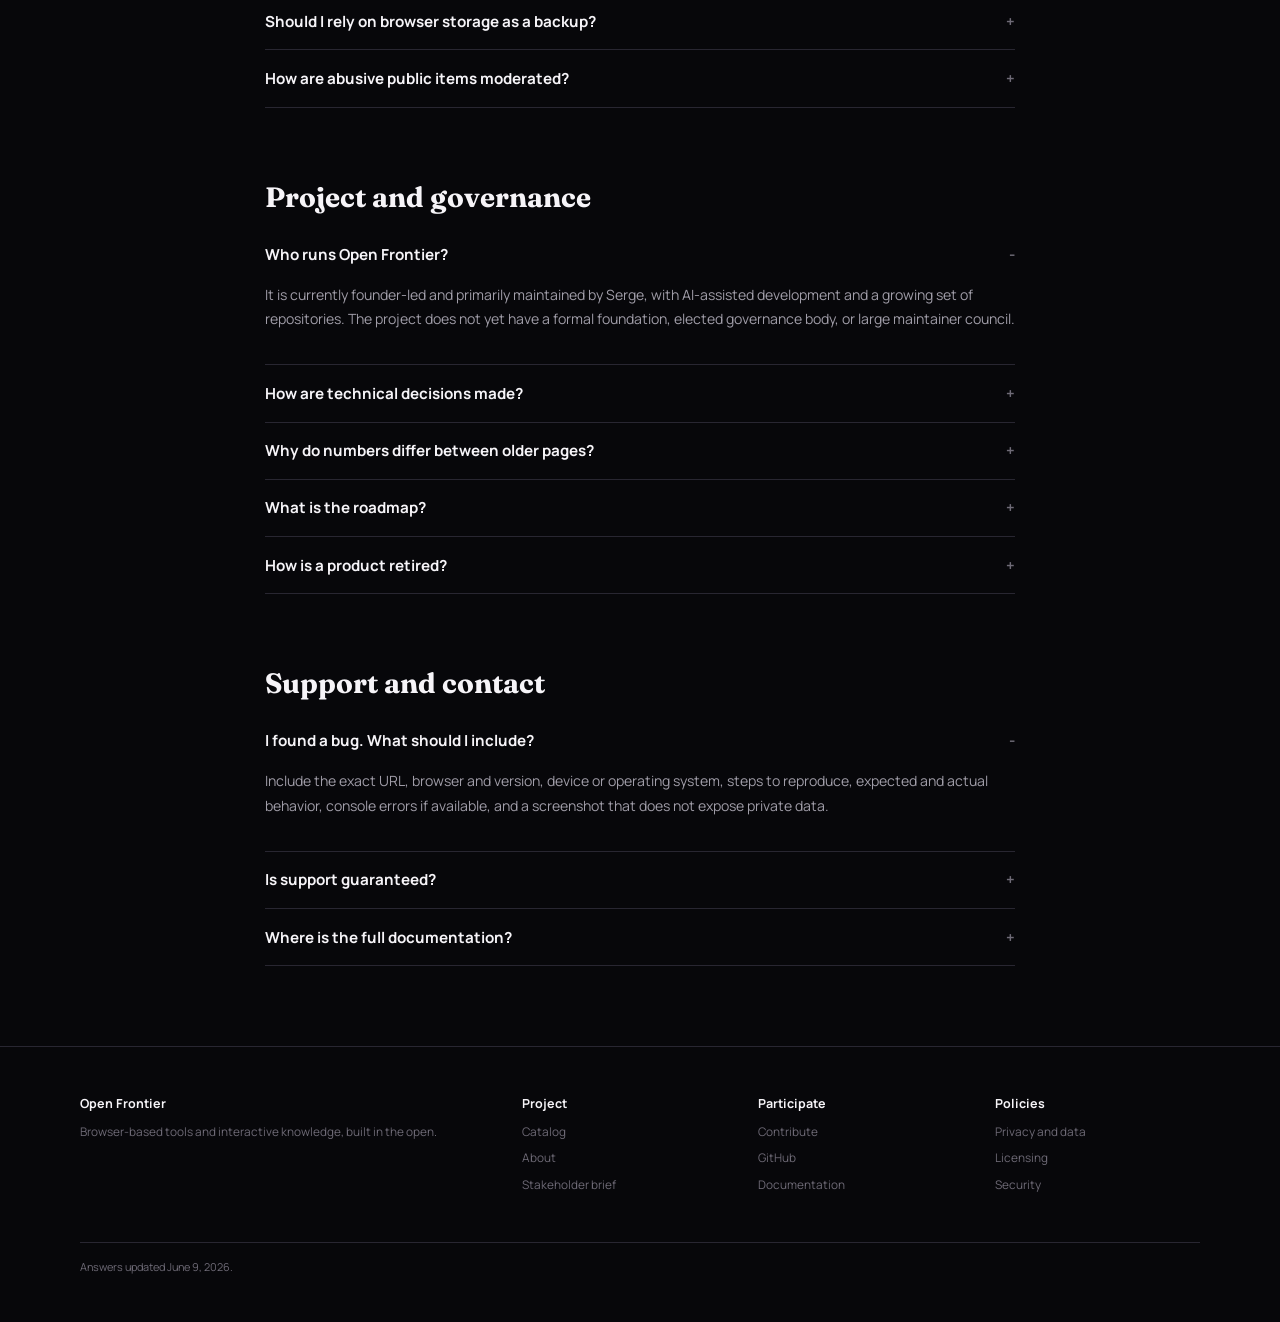
<file: faq.html>
<!DOCTYPE html>
<html lang="en">
<head>
  <meta charset="utf-8">
  <meta name="viewport" content="width=device-width, initial-scale=1">
  <title>Open Frontier FAQ - Users, Contributors and Stakeholders</title>
  <meta name="description" content="Detailed answers about Open Frontier products, pricing, privacy, AI, licensing, contribution, education, security, and project maturity.">
  <link rel="canonical" href="https://openfrontier.one/faq">
  <link rel="icon" type="image/svg+xml" href="/favicon.svg">
  <link rel="preconnect" href="https://fonts.googleapis.com">
  <link rel="preconnect" href="https://fonts.gstatic.com" crossorigin>
  <link href="https://fonts.googleapis.com/css2?family=Fraunces:opsz,wght@9..144,600;9..144,700;9..144,800&amp;family=Manrope:wght@400;500;600;700&amp;display=swap" rel="stylesheet">
  <link rel="stylesheet" href="/site.css">
</head>
<body>
<a class="skip-link" href="#main">Skip to content</a>
<nav class="site-nav" aria-label="Main navigation"><div class="nav-inner"><a class="brand" href="/"><img class="brand-mark" src="/logo-mark.svg" alt=""><span>Open Frontier <span class="brand-one">One</span></span></a><div class="nav-links"><a href="/about">About</a><a href="/guide">Guide</a><a href="/faq">FAQ</a><a href="/stakeholders">Stakeholders</a><a href="https://docs.openfrontier.one">Documentation</a><a class="nav-cta" href="/contribute">Contribute</a></div></div></nav>

<main id="main">
  <header class="page-hero container narrow">
    <span class="eyebrow">Frequently asked questions</span>
    <h1>Direct answers, including the <span class="gradient-text">difficult ones.</span></h1>
    <p class="lede">This page covers use, cost, data, AI, education, licensing, contribution, security, maturity, governance, and sustainability.</p>
  </header>

  <div class="container narrow prose">
    <nav class="toc" aria-label="FAQ sections">
      <a href="#users">Using the products</a>
      <a href="#privacy">Privacy and AI</a>
      <a href="#education">Education</a>
      <a href="#licensing">Licensing</a>
      <a href="#contributors">Contributing</a>
      <a href="#business">Business model</a>
      <a href="#security">Security</a>
      <a href="#project">Project and governance</a>
      <a href="#support">Support</a>
    </nav>

    <section class="faq-group" id="users">
      <h2>Using the products</h2>
      <details class="faq-item" open><summary>Is everything free?</summary><div class="faq-answer"><p>The products labeled <strong>Free</strong> are intended to remain usable at no charge. Pro products fund capabilities that require persistent infrastructure. The public catalog distinguishes free, beta, and Pro products so a preview is not mistaken for a complete free service.</p></div></details>
      <details class="faq-item"><summary>Do I need an account?</summary><div class="faq-answer"><p>Most static tools and simulations do not require one. Accounts are used when identity is necessary, such as publishing, synchronization, ownership, collaboration, marketplace activity, or billing. Requirements vary by store.</p></div></details>
      <details class="faq-item"><summary>Do I need to install anything?</summary><div class="faq-answer"><p>No for ordinary use. Products run in a modern browser. Some apps can optionally be installed as PWAs. Contributors working on platform repositories may need Node.js, pnpm or Bun, Git, and Cloudflare tooling.</p></div></details>
      <details class="faq-item"><summary>Will products work offline?</summary><div class="faq-answer"><p>Some self-contained tools and PWAs do after their assets are cached; others need a network connection for fonts, models, APIs, multiplayer, publishing, or server features. Offline support is a per-product capability, not a universal guarantee.</p></div></details>
      <details class="faq-item"><summary>Which browsers and devices are supported?</summary><div class="faq-answer"><p>Current Chromium, Firefox, and Safari are the general target. Advanced WebGPU, built-in AI, audio, file-system, or PWA features may work only in particular browsers. Complex simulations are usually easier to use on a desktop even when layouts support mobile.</p></div></details>
      <details class="faq-item"><summary>Why are there many separate stores?</summary><div class="faq-answer"><p>Each audience has distinct search intent, product needs, contribution expertise, and deployment requirements. Separation also limits operational coupling. Shared conventions are adopted where they help, but one store does not need to release in lockstep with every other store.</p></div></details>
      <details class="faq-item"><summary>Are outputs guaranteed to be correct?</summary><div class="faq-answer"><p>No. Tools and simulations can contain defects, simplify a domain, or become outdated. Verify important results independently. Finance tools are not financial advice; educational science simulations are not laboratory or safety systems; AI output may be wrong.</p></div></details>
      <details class="faq-item"><summary>How do I choose between similar stores or tools?</summary><div class="faq-answer"><p>Start from the result you need, then compare export format, account requirement, browser support, network use, maturity, and whether the work is high stakes. The <a href="/guide">field guide</a> provides a decision path.</p></div></details>
      <details class="faq-item"><summary>Can I self-host a tool?</summary><div class="faq-answer"><p>Usually, when its repository is public and the license permits it. Self-hosting can still require build tooling, Cloudflare services, OAuth credentials, databases, or separately licensed assets. The repository documentation is authoritative.</p></div></details>
      <details class="faq-item"><summary>Are there public APIs?</summary><div class="faq-answer"><p>Some platform stores expose SDK and backend APIs, but there is no single stable ecosystem-wide public API. Authentication, quotas, compatibility, and support differ by store. Do not build a critical integration from an undocumented endpoint.</p></div></details>
    </section>

    <section class="faq-group" id="privacy">
      <h2>Privacy, data, and AI</h2>
      <details class="faq-item" open><summary>Does Open Frontier collect data?</summary><div class="faq-answer"><p>The ecosystem is designed to minimize collection, but the old blanket claim of "zero data collected" is too broad. Static tools commonly keep work in memory or browser storage. Cloudflare may process standard request metadata, and storefronts may use cookieless Cloudflare Web Analytics. Account, publishing, multiplayer, and Pro services necessarily process the data required to provide those features. See the <a href="/privacy">privacy and data page</a>.</p></div></details>
      <details class="faq-item"><summary>Does my work leave my device?</summary><div class="faq-answer"><p>For browser-only operations, generally not. It can leave your device when you deliberately use a network feature: an external AI provider, URL lookup, multiplayer room, account sync, publishing flow, file upload, email, or other backend service. Review the individual tool before entering sensitive information.</p></div></details>
      <details class="faq-item"><summary>Which AI provider is used?</summary><div class="faq-answer"><p>There is no single provider. Depending on the product, AI may run through browser heuristics, ONNX or Transformers.js models, WebGPU/WASM, supported browser-built-in AI, a user-authorized API key, or Cloudflare Workers AI on a Pro service. Tools should disclose the path they use.</p></div></details>
      <details class="faq-item"><summary>Where are user-provided API keys stored?</summary><div class="faq-answer"><p>This varies. Some static tools store a key in browser local storage. Platform key-vault features can encrypt stored keys and proxy authorized requests. Do not enter a high-value unrestricted key into a tool you have not reviewed; use provider-side scope and spending limits whenever possible.</p></div></details>
      <details class="faq-item"><summary>Is user content used to train models?</summary><div class="faq-answer"><p>Open Frontier does not operate a model-training program based on user content. If you invoke a third-party AI provider, that provider's retention and training terms apply to the request. Consult its policy before sending confidential or regulated data.</p></div></details>
      <details class="faq-item"><summary>Can I use sensitive or regulated data?</summary><div class="faq-answer"><p>Do not assume the public tools are approved for health, financial, legal, government, export-controlled, or other regulated data. There is no ecosystem-wide compliance claim for HIPAA, SOC 2, PCI DSS, GDPR processor obligations, or similar regimes.</p></div></details>
      <details class="faq-item"><summary>How do I delete an account or server-side data?</summary><div class="faq-answer"><p>Use the controls provided by the specific product or contact its repository owner when no control exists. Retention is not yet standardized across every service. Browser-only data can generally be removed by clearing that site's storage.</p></div></details>
    </section>

    <section class="faq-group" id="education">
      <h2>Education and research</h2>
      <details class="faq-item" open><summary>Can a school or university use the simulations?</summary><div class="faq-answer"><p>Yes. Teachers can link directly to public simulations without provisioning student accounts. Review each simulation for curriculum fit and accuracy before assigning it, and provide alternatives where browser or accessibility requirements create a barrier.</p></div></details>
      <details class="faq-item"><summary>Are lesson plans or formal curricula included?</summary><div class="faq-answer"><p>Some stores include institute, challenge, collection, or learning-path material, but there is not yet a universally mapped curriculum with standards alignment, assessment rubrics, and instructor guides. That is a strong contribution opportunity.</p></div></details>
      <details class="faq-item"><summary>Are simulations scientifically validated?</summary><div class="faq-answer"><p>They are educational software, not certified research instruments. Some implement established equations or algorithms, but validation depth varies. Domain-expert review, references, test cases, and explanatory assumptions are welcome.</p></div></details>
      <details class="faq-item"><summary>Can I embed a tool in a course site?</summary><div class="faq-answer"><p>Direct links are the most reliable option. Embedding depends on the target site's security headers and the product's own framing policy. For copying or adapting source, follow the repository license and preserve required notices.</p></div></details>
      <details class="faq-item"><summary>What accessibility support exists?</summary><div class="faq-answer"><p>The design standard includes semantic controls, keyboard use, contrast, and responsive behavior, but coverage is uneven, especially in canvas, 3D, audio, and simulation-heavy experiences. Educators should test the exact workflow and provide an alternative when needed.</p></div></details>
    </section>

    <section class="faq-group" id="licensing">
      <h2>Licensing and commercial use</h2>
      <details class="faq-item" open><summary>Is Open Frontier open source?</summary><div class="faq-answer"><p>Free-store projects generally use MIT-licensed source and public GitHub repositories. Do not infer that every Pro repository, third-party asset, model, dataset, font, book, or user contribution has the same license. The license file in the specific repository is authoritative.</p></div></details>
      <details class="faq-item"><summary>Can I use a tool for commercial work?</summary><div class="faq-answer"><p>Generally yes. Using a hosted tool does not transfer ownership of your original input or output to Open Frontier. You remain responsible for third-party rights, model terms, source-material licenses, trademarks, and the suitability of the result.</p></div></details>
      <details class="faq-item"><summary>Can I fork or sell modified software?</summary><div class="faq-answer"><p>MIT-licensed repositories allow commercial modification and redistribution while requiring preservation of the copyright and license notice. Check the exact repository and all bundled dependencies or assets first.</p></div></details>
      <details class="faq-item"><summary>Who owns a contribution?</summary><div class="faq-answer"><p>You retain copyright in your contribution and license it under the repository's stated license when you submit it. Do not contribute material you lack the right to license.</p></div></details>
      <details class="faq-item"><summary>How do copyright or trademark complaints work?</summary><div class="faq-answer"><p>Report the exact URL, the protected work or mark, your relationship to it, and contact details to the responsible repository owner. A disputed item may be disabled while provenance, nominative use, and license terms are reviewed.</p></div></details>
    </section>

    <section class="faq-group" id="contributors">
      <h2>Contributing</h2>
      <details class="faq-item" open><summary>What can I contribute?</summary><div class="faq-answer"><p>Bug fixes, accessibility, tests, documentation, translations, performance, domain review, simulations, focused tools, templates, platform infrastructure, security reports, and curriculum material are all useful. See the <a href="/contribute">contribution guide</a>.</p></div></details>
      <details class="faq-item"><summary>Is every contribution one HTML file?</summary><div class="faq-answer"><p>No. That pattern applies mainly to static tool and simulation stores. Platform products are normal multi-package codebases with SDKs, Workers, databases, CI, and tests. Choose a scope that matches your experience.</p></div></details>
      <details class="faq-item"><summary>Where do I open an issue or pull request?</summary><div class="faq-answer"><p>Use the repository for the affected store or product. The ecosystem spans multiple GitHub organizations. Store documentation and repository pages should point to the correct tracker; the umbrella <a href="https://github.com/OpenFrontierOne">GitHub profile</a> is a fallback for discovery.</p></div></details>
      <details class="faq-item"><summary>What will reviewers look for?</summary><div class="faq-answer"><p>Correctness, a narrow and understandable change, accessibility, responsive behavior, privacy implications, dependency and asset licenses, test evidence, and fit with the local repository's conventions. Platform changes also need security, migration, compatibility, and deployment consideration.</p></div></details>
      <details class="faq-item"><summary>Are contributors paid?</summary><div class="faq-answer"><p>Ordinary open-source contributions are currently voluntary. The planned Pro marketplace includes creator economics, but the project is pre-revenue and should not be treated as a current income opportunity. Any paid engagement must be separately agreed in writing.</p></div></details>
      <details class="faq-item"><summary>Can an AI agent submit a contribution?</summary><div class="faq-answer"><p>Yes, but the human submitter remains responsible for understanding, testing, licensing, and reviewing the result. Large unexplained generated changes are less useful than focused changes with clear verification.</p></div></details>
      <details class="faq-item"><summary>Is there a code of conduct?</summary><div class="faq-answer"><p>Repository-specific conduct files take precedence. At minimum, participation must be evidence-based and respectful, and must exclude harassment, malware, deceptive interfaces, plagiarism, illegal exploitation, and bad-faith disruption.</p></div></details>
    </section>

    <section class="faq-group" id="business">
      <h2>Business model and stakeholders</h2>
      <details class="faq-item" open><summary>How will the project sustain itself?</summary><div class="faq-answer"><p>The intended model is that free products drive access and discovery while Pro products charge for server-backed value. The platform subscription concept is $9 per month with a creator usage pool; ProWebStore uses per-site pricing. This is a plan under validation, not established revenue.</p></div></details>
      <details class="faq-item"><summary>Are there ads or data sales?</summary><div class="faq-answer"><p>The stated model does not depend on advertising or selling personal data. Hosting telemetry and analytics may still exist for operations and product measurement; that is different from behavioral advertising.</p></div></details>
      <details class="faq-item"><summary>How mature is the project?</summary><div class="faq-answer"><p>Maturity is uneven. Several core platforms are production-grade or production with caveats; simulations and many static tools are live; AI products are early beta; several Pro products are scaffolded or planned. The <a href="/stakeholders">stakeholder brief</a> gives a candid summary.</p></div></details>
      <details class="faq-item"><summary>What are the largest current risks?</summary><div class="faq-answer"><p>Catalog sprawl, inconsistent claims across stores, uneven test coverage, single-maintainer concentration, limited external contribution, incomplete Pro products, unvalidated conversion assumptions, and the operational burden of many domains and repositories.</p></div></details>
      <details class="faq-item"><summary>What partnership opportunities exist?</summary><div class="faq-answer"><p>Curriculum pilots, domain validation, accessibility audits, open-source mentorship, content distribution, cloud or model credits, public-interest technology programs, and creator onboarding are the most aligned opportunities. See the <a href="/stakeholders#asks">current asks</a>.</p></div></details>
      <details class="faq-item"><summary>What are the billing, cancellation, and refund terms?</summary><div class="faq-answer"><p>Do not assume one policy applies to every preview. Public paid services should state price, renewal, cancellation effect, refund rules, taxes, included quotas, and overage behavior before purchase. The ecosystem is pre-revenue, so intended pricing is not the same as a current commercial offer.</p></div></details>
      <details class="faq-item"><summary>Can an organization get an SLA or data-processing agreement?</summary><div class="faq-answer"><p>Not as an ecosystem-wide default today. Any SLA, support commitment, DPA, data residency term, or procurement requirement must be agreed for the specific service in writing.</p></div></details>
    </section>

    <section class="faq-group" id="security">
      <h2>Security and reliability</h2>
      <details class="faq-item" open><summary>Is the platform security audited?</summary><div class="faq-answer"><p>There is automated compliance and test infrastructure in the mature stores, but no ecosystem-wide claim of independent penetration testing or formal certification. Treat beta products accordingly.</p></div></details>
      <details class="faq-item"><summary>How do I report a vulnerability?</summary><div class="faq-answer"><p>Use the security reporting instructions in the affected repository if present. Avoid publishing exploit details before maintainers have had a reasonable opportunity to respond. If no security contact is visible, contact the repository owner privately through GitHub.</p></div></details>
      <details class="faq-item"><summary>Are products guaranteed to remain available?</summary><div class="faq-answer"><p>No uptime SLA applies to free public products unless a specific service contract says otherwise. Stores can be changed, consolidated, or retired. Open source reduces lock-in, but hosted availability is best effort.</p></div></details>
      <details class="faq-item"><summary>Should I rely on browser storage as a backup?</summary><div class="faq-answer"><p>No. Local storage, IndexedDB, and browser caches can be cleared by the user, browser, device policy, or storage pressure. Export important work and keep an independent backup.</p></div></details>
      <details class="faq-item"><summary>How are abusive public items moderated?</summary><div class="faq-answer"><p>Report the exact item and reason to the responsible store repository. Items involving malware, credential theft, harassment, illegal exploitation, impersonation, or rights violations can be disabled while reviewed. A mature marketplace will need documented appeal and repeat-offender processes.</p></div></details>
    </section>

    <section class="faq-group" id="project">
      <h2>Project and governance</h2>
      <details class="faq-item" open><summary>Who runs Open Frontier?</summary><div class="faq-answer"><p>It is currently founder-led and primarily maintained by Serge, with AI-assisted development and a growing set of repositories. The project does not yet have a formal foundation, elected governance body, or large maintainer council.</p></div></details>
      <details class="faq-item"><summary>How are technical decisions made?</summary><div class="faq-answer"><p>Repository maintainers make product-local decisions. Cross-store conventions are documented for areas such as layout, design, analytics, and roles, but internal architectures are intentionally not forced into one shape.</p></div></details>
      <details class="faq-item"><summary>Why do numbers differ between older pages?</summary><div class="faq-answer"><p>The catalog has grown quickly and some generated documentation lags source repositories. Counts can also differ because one source counts repositories, another lists storefront items, and another excludes previews. Dated status snapshots and explicit maturity labels are being used to reduce that ambiguity.</p></div></details>
      <details class="faq-item"><summary>What is the roadmap?</summary><div class="faq-answer"><p>Near-term priorities are quality and discoverability for existing stores, stronger contribution workflows, external validation, more consistent documentation, completion of selected Pro capabilities, and evidence of real usage before further expansion. The detailed roadmap lives in the <a href="https://docs.openfrontier.one/ecosystem/roadmap/">documentation</a>.</p></div></details>
      <details class="faq-item"><summary>How is a product retired?</summary><div class="faq-answer"><p>Retirement should consider active usage, export or migration, source preservation where licensed, public notice where practical, route behavior, and deletion of server-side data. Free hosting is best effort and no product is guaranteed to remain online indefinitely.</p></div></details>
    </section>

    <section class="faq-group" id="support">
      <h2>Support and contact</h2>
      <details class="faq-item" open><summary>I found a bug. What should I include?</summary><div class="faq-answer"><p>Include the exact URL, browser and version, device or operating system, steps to reproduce, expected and actual behavior, console errors if available, and a screenshot that does not expose private data.</p></div></details>
      <details class="faq-item"><summary>Is support guaranteed?</summary><div class="faq-answer"><p>Free products are community and best-effort supported. Priority support is an intended Pro capability. Response times depend on maintainer availability and issue severity.</p></div></details>
      <details class="faq-item"><summary>Where is the full documentation?</summary><div class="faq-answer"><p>Visit <a href="https://docs.openfrontier.one">docs.openfrontier.one</a> for architecture, platform capabilities, store notes, maturity assessments, strategy, and roadmap.</p></div></details>
    </section>
  </div>
</main>

<footer class="footer"><div class="container"><div class="footer-grid"><div><h3>Open Frontier</h3><p>Browser-based tools and interactive knowledge, built in the open.</p></div><div><h4>Project</h4><a href="/">Catalog</a><a href="/about">About</a><a href="/stakeholders">Stakeholder brief</a></div><div><h4>Participate</h4><a href="/contribute">Contribute</a><a href="https://github.com/OpenFrontierOne">GitHub</a><a href="https://docs.openfrontier.one">Documentation</a></div><div><h4>Policies</h4><a href="/privacy">Privacy and data</a><a href="#licensing">Licensing</a><a href="#security">Security</a></div></div><div class="footer-note">Answers updated June 9, 2026.</div></div></footer>
</body>
</html>
</file>
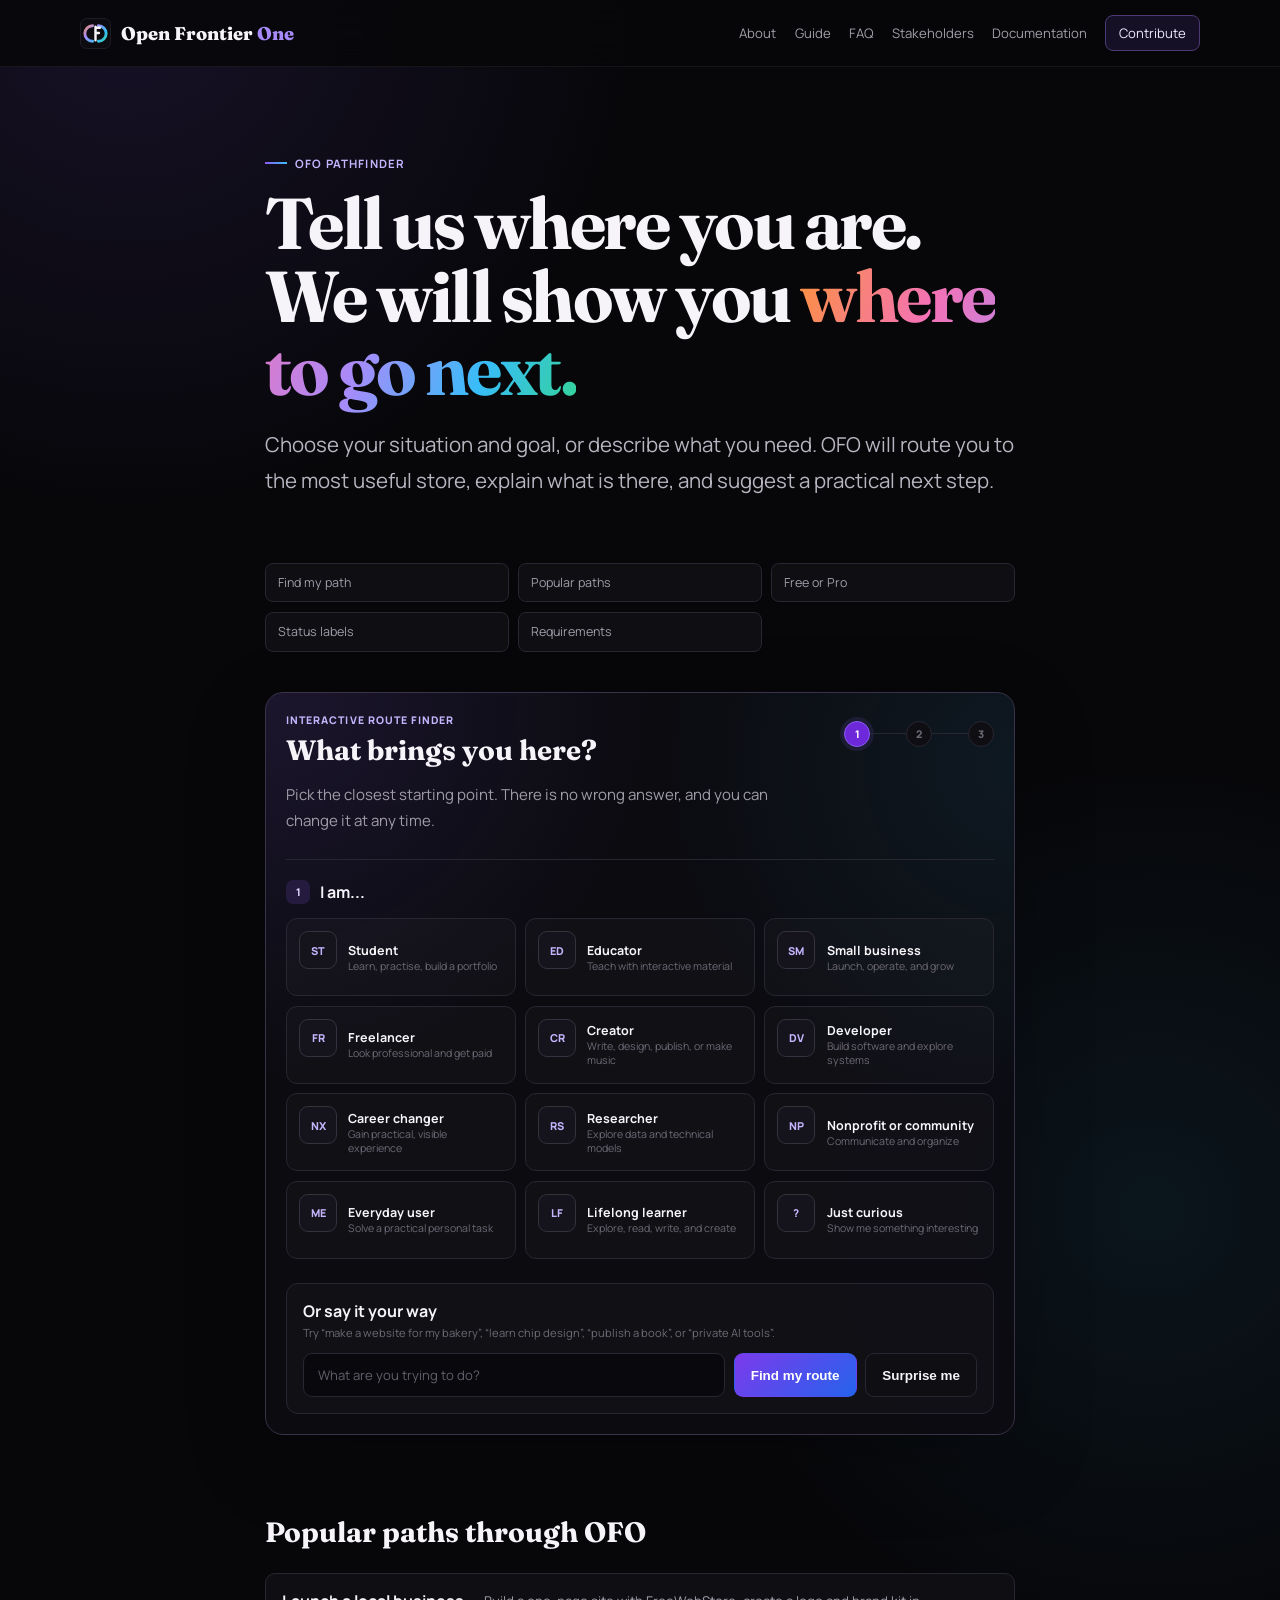
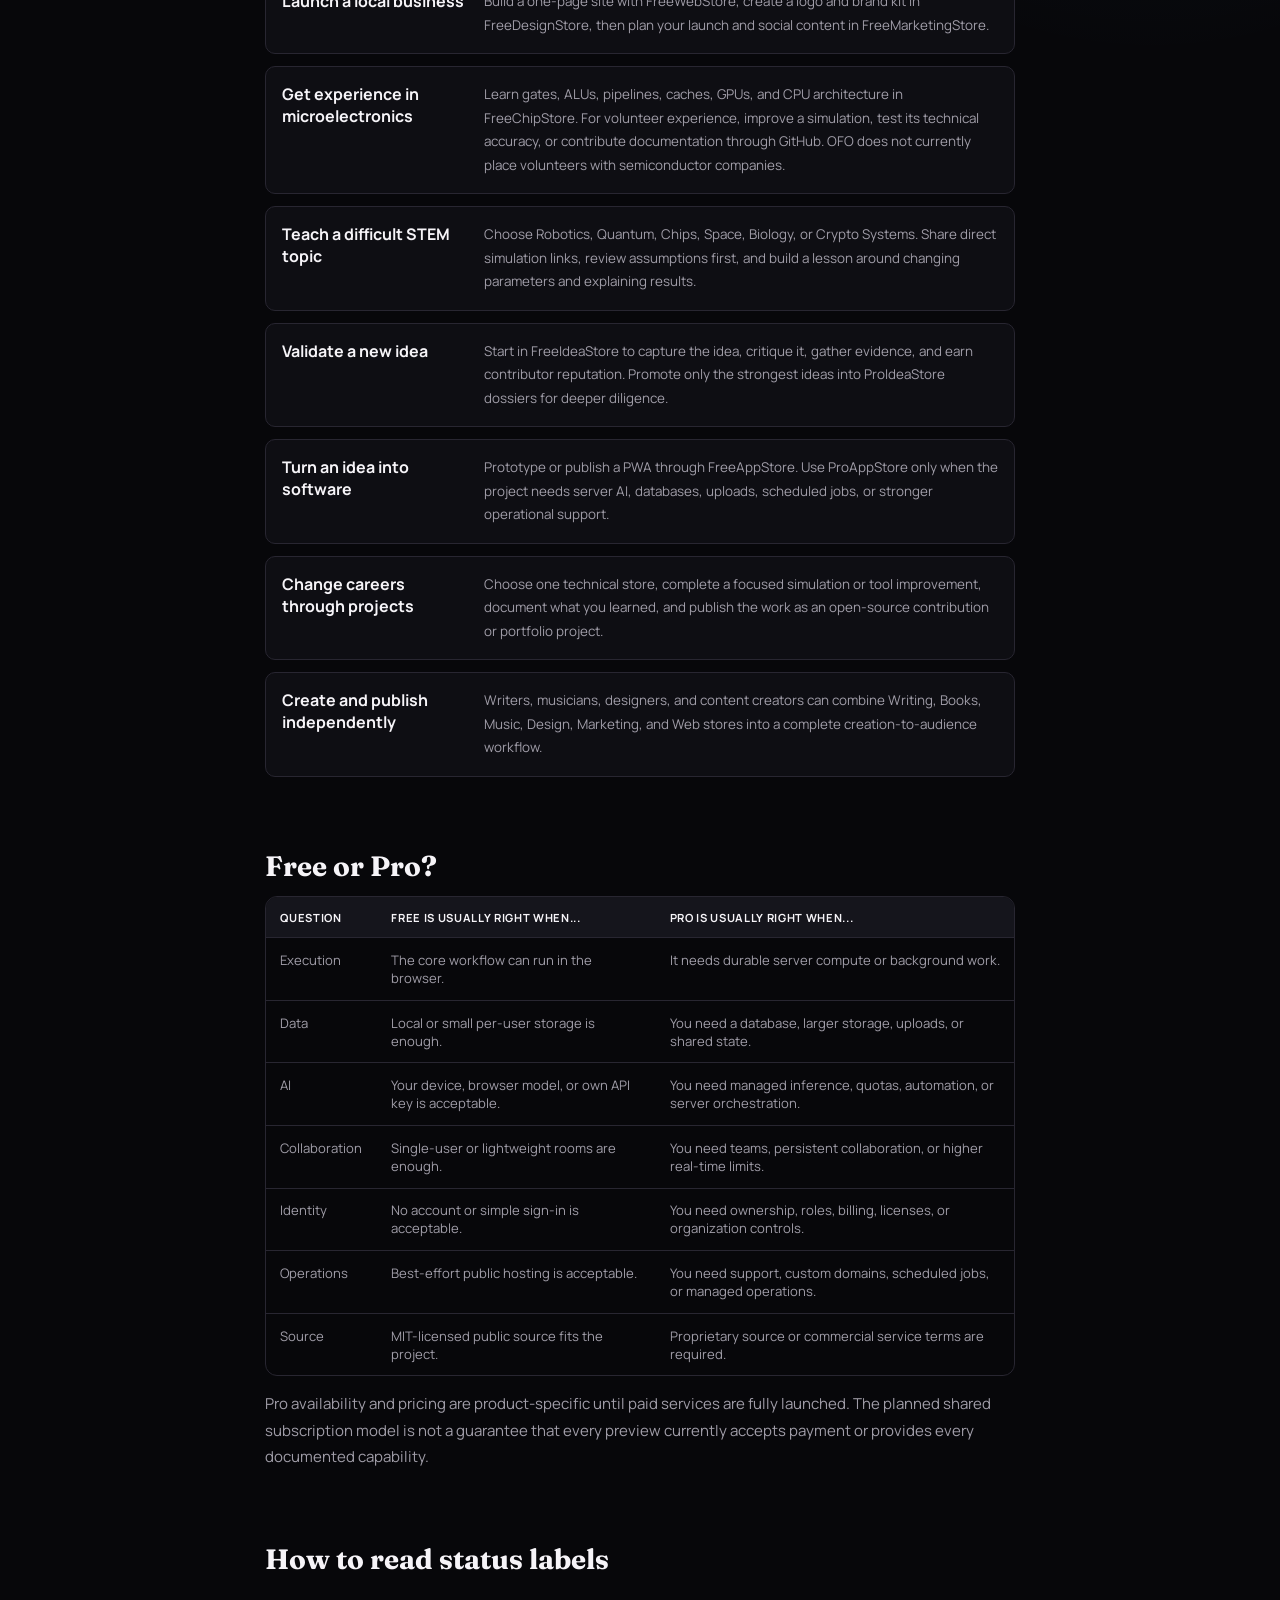
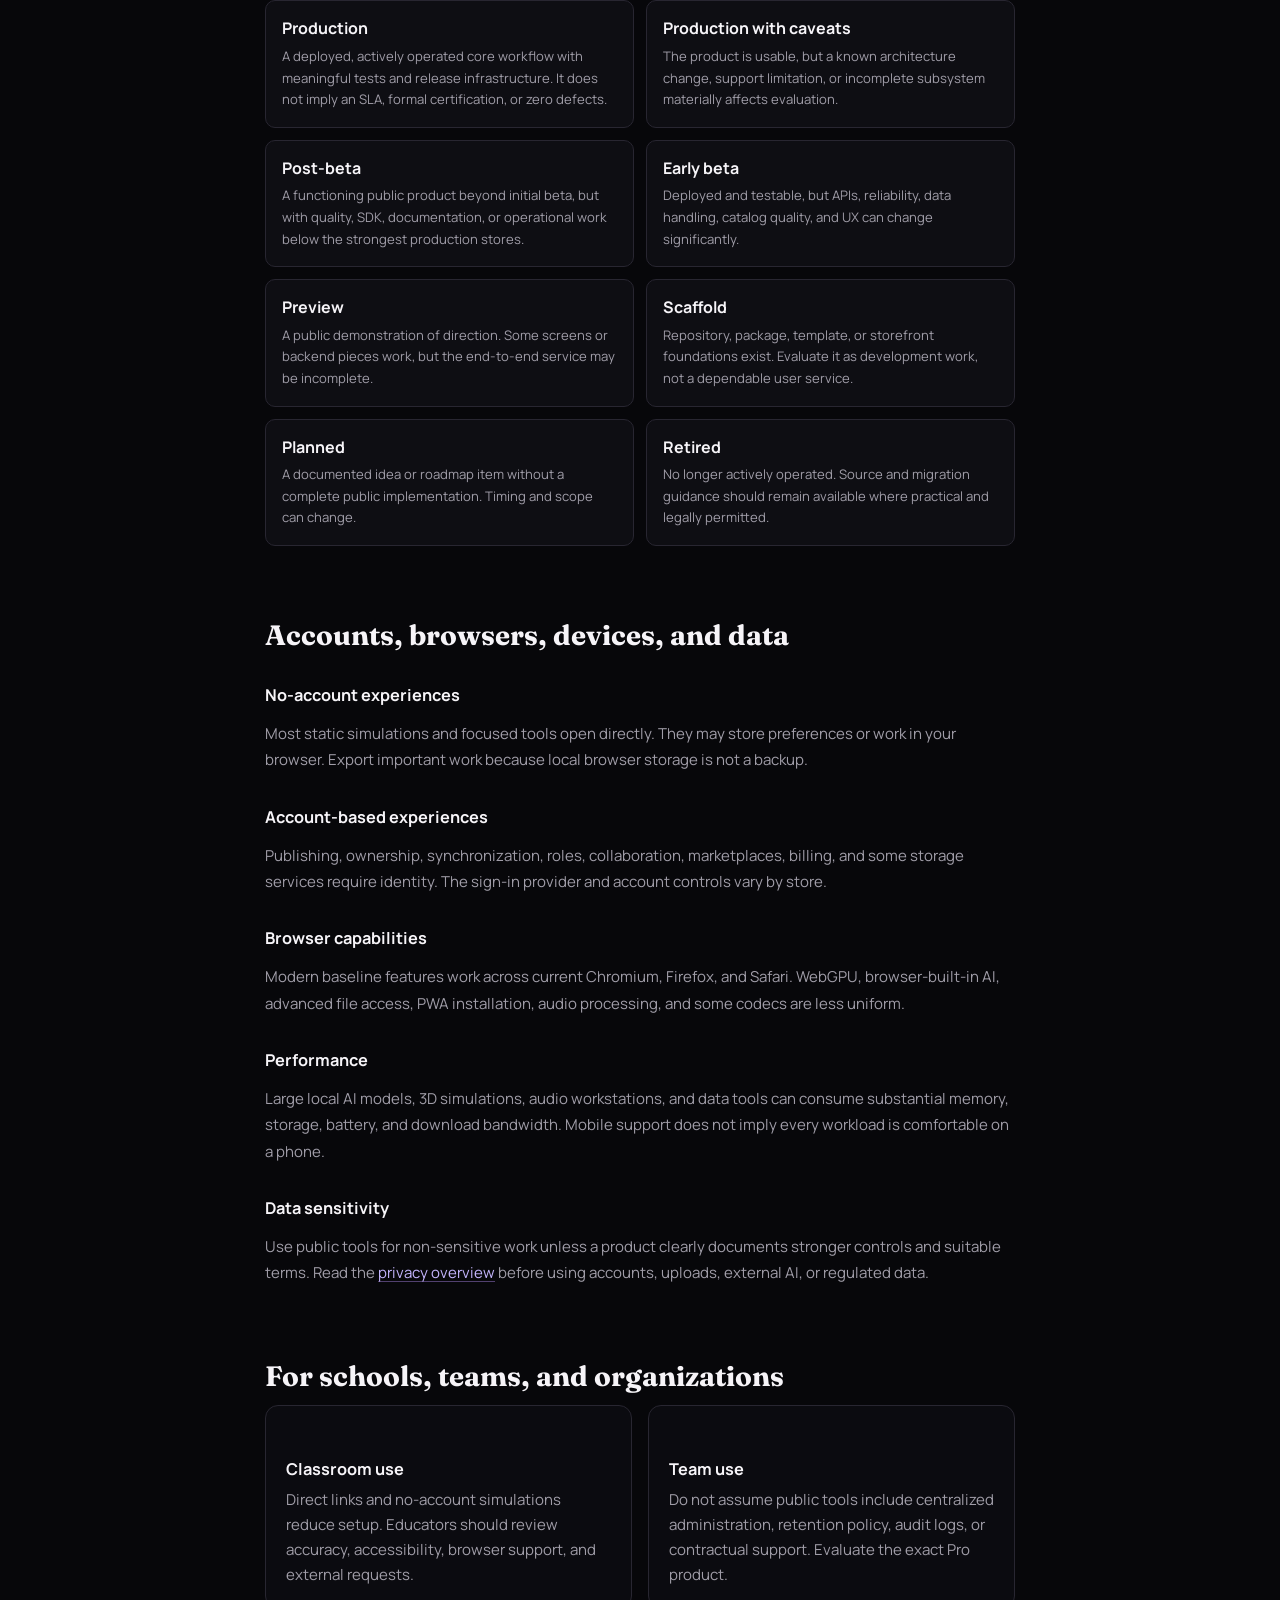
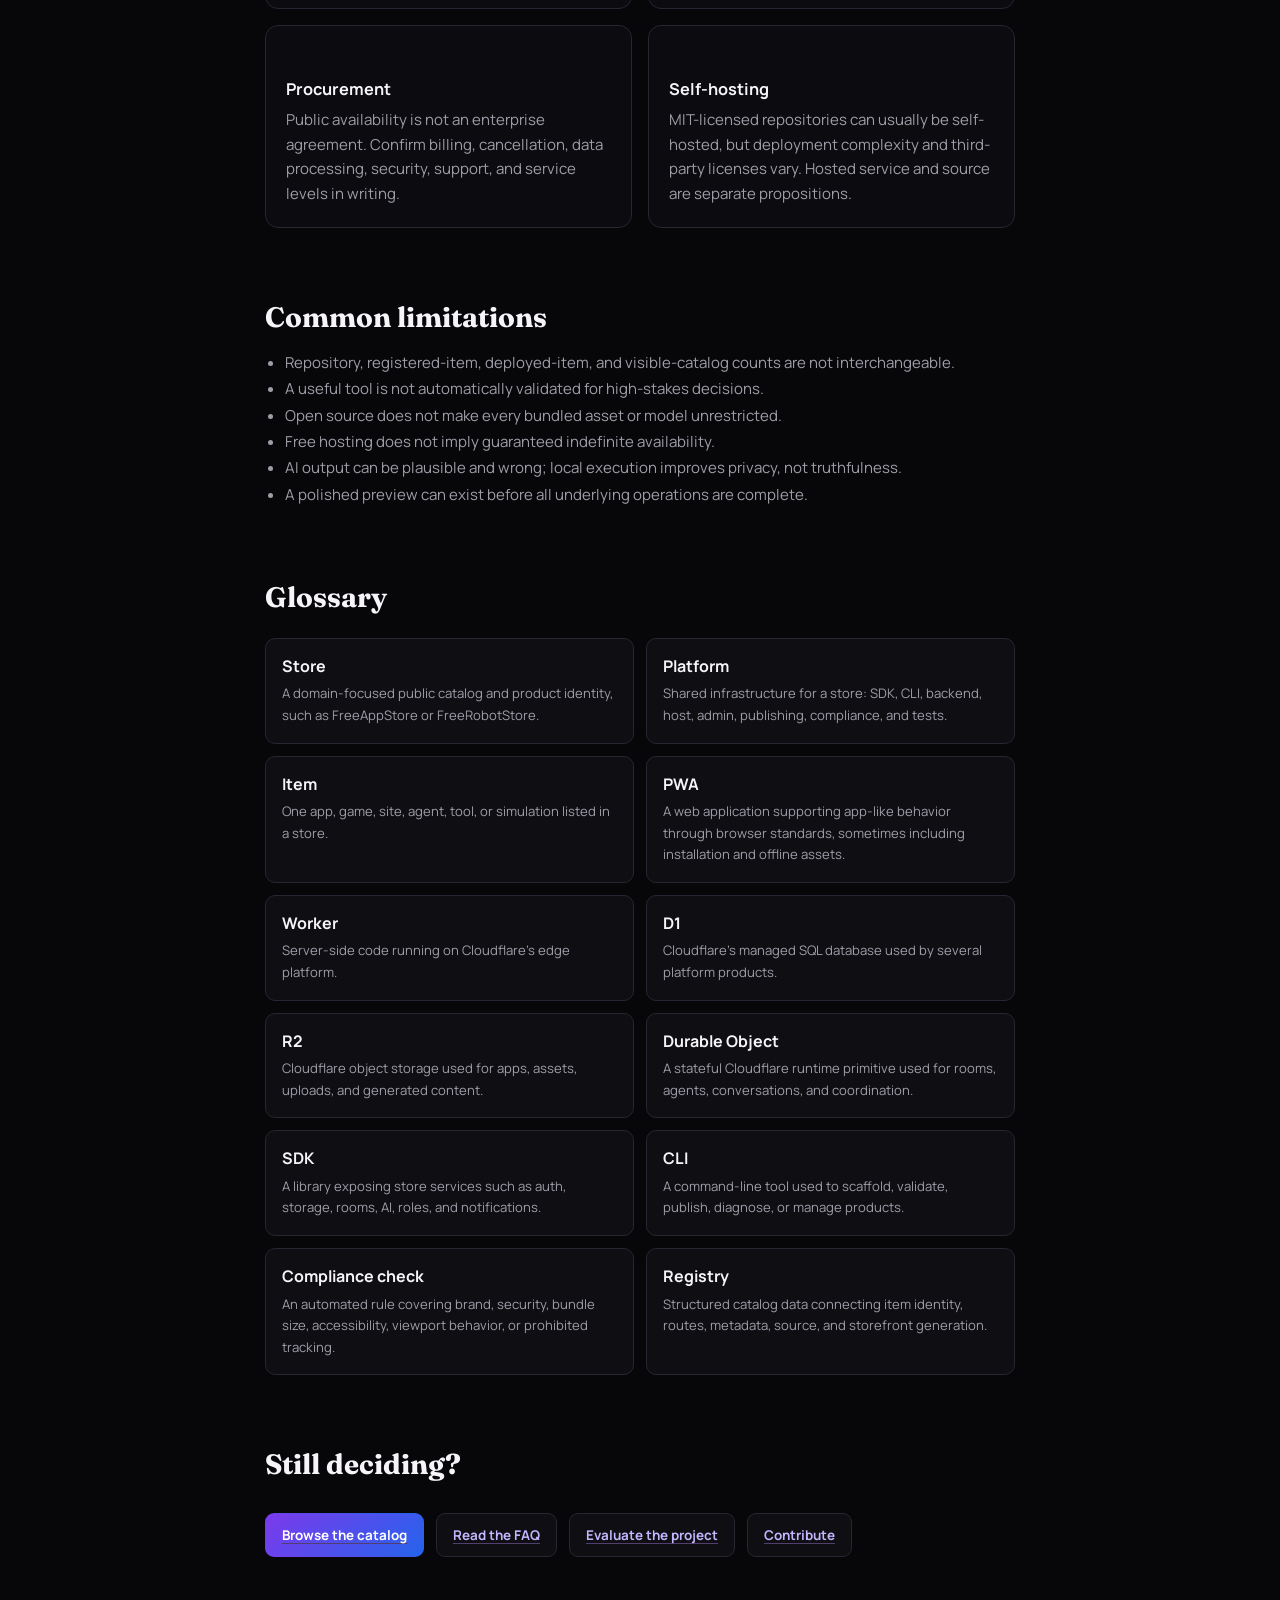
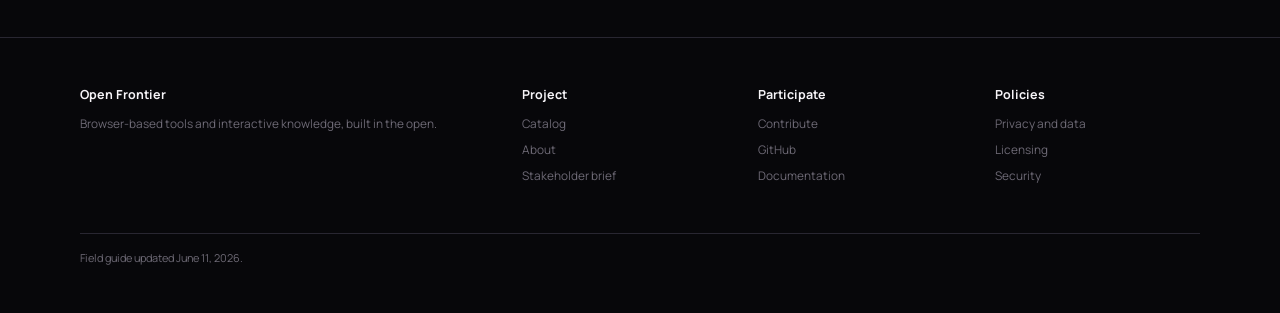
<file: guide.html>
<!DOCTYPE html>
<html lang="en">
<head>
  <meta charset="utf-8">
  <meta name="viewport" content="width=device-width, initial-scale=1">
  <title>Open Frontier Field Guide - Choose the Right Product</title>
  <meta name="description" content="Tell OFO who you are and what you need. Get an interactive route to the right tools, learning stores, creation platforms, and contribution paths.">
  <link rel="canonical" href="https://openfrontier.one/guide">
  <link rel="icon" type="image/svg+xml" href="/favicon.svg">
  <link rel="preconnect" href="https://fonts.googleapis.com">
  <link rel="preconnect" href="https://fonts.gstatic.com" crossorigin>
  <link href="https://fonts.googleapis.com/css2?family=Fraunces:opsz,wght@9..144,600;9..144,700;9..144,800&amp;family=Manrope:wght@400;500;600;700&amp;display=swap" rel="stylesheet">
  <link rel="stylesheet" href="/site.css">
  <script src="/guide.js" defer></script>
</head>
<body>
<a class="skip-link" href="#main">Skip to content</a>
<nav class="site-nav" aria-label="Main navigation"><div class="nav-inner"><a class="brand" href="/"><img class="brand-mark" src="/logo-mark.svg" alt=""><span>Open Frontier <span class="brand-one">One</span></span></a><div class="nav-links"><a href="/about">About</a><a href="/guide">Guide</a><a href="/faq">FAQ</a><a href="/stakeholders">Stakeholders</a><a href="https://docs.openfrontier.one">Documentation</a><a class="nav-cta" href="/contribute">Contribute</a></div></div></nav>

<main id="main">
  <header class="page-hero container narrow">
    <span class="eyebrow">OFO pathfinder</span>
    <h1>Tell us where you are. We will show you <span class="gradient-text">where to go next.</span></h1>
    <p class="lede">Choose your situation and goal, or describe what you need. OFO will route you to the most useful store, explain what is there, and suggest a practical next step.</p>
  </header>

  <article class="prose container narrow">
    <nav class="toc" aria-label="Guide sections">
      <a href="#pathfinder">Find my path</a>
      <a href="#popular-paths">Popular paths</a>
      <a href="#free-pro">Free or Pro</a>
      <a href="#status">Status labels</a>
      <a href="#requirements">Requirements</a>
    </nav>

    <section class="pathfinder" id="pathfinder" aria-labelledby="pathfinder-title">
      <div class="pathfinder-head">
        <div>
          <span class="pathfinder-kicker">Interactive route finder</span>
          <h2 id="pathfinder-title">What brings you here?</h2>
          <p>Pick the closest starting point. There is no wrong answer, and you can change it at any time.</p>
        </div>
        <div class="path-progress" role="group" aria-label="Pathfinder progress"><span class="active">1</span><i></i><span>2</span><i></i><span>3</span></div>
      </div>

      <div class="path-step">
        <div class="path-step-label"><span>1</span><strong>I am...</strong></div>
        <div class="choice-grid" id="audience-choices" role="group" aria-label="Choose your situation"></div>
      </div>

      <div class="path-step" id="goal-step" hidden>
        <div class="path-step-label"><span>2</span><strong>I want to...</strong></div>
        <div class="goal-choices" id="goal-choices" role="group" aria-label="Choose your goal"></div>
      </div>

      <div class="path-search">
        <label for="path-search"><strong>Or say it your way</strong><span>Try “make a website for my bakery”, “learn chip design”, “publish a book”, or “private AI tools”.</span></label>
        <div class="path-search-row">
          <input id="path-search" type="search" autocomplete="off" placeholder="What are you trying to do?">
          <button class="button primary" id="path-search-button" type="button">Find my route</button>
          <button class="button" id="surprise-button" type="button">Surprise me</button>
        </div>
      </div>

      <div class="path-results" id="path-results" aria-live="polite" hidden>
        <div class="results-heading">
          <div>
            <span class="pathfinder-kicker">Your OFO route</span>
            <h2 id="results-title">Recommended paths</h2>
          </div>
          <button class="text-button" id="reset-path" type="button">Start over</button>
        </div>
        <p id="results-summary"></p>
        <div class="route-grid" id="route-grid"></div>
      </div>
      <noscript><p class="notice">The interactive route finder needs JavaScript. The popular paths below cover the same stores without it.</p></noscript>
    </section>

    <h2 id="popular-paths">Popular paths through OFO</h2>
    <div class="decision-list">
      <div class="decision"><strong>Launch a local business</strong><p>Build a one-page site with FreeWebStore, create a logo and brand kit in FreeDesignStore, then plan your launch and social content in FreeMarketingStore.</p></div>
      <div class="decision"><strong>Get experience in microelectronics</strong><p>Learn gates, ALUs, pipelines, caches, GPUs, and CPU architecture in FreeChipStore. For volunteer experience, improve a simulation, test its technical accuracy, or contribute documentation through GitHub. OFO does not currently place volunteers with semiconductor companies.</p></div>
      <div class="decision"><strong>Teach a difficult STEM topic</strong><p>Choose Robotics, Quantum, Chips, Space, Biology, or Crypto Systems. Share direct simulation links, review assumptions first, and build a lesson around changing parameters and explaining results.</p></div>
      <div class="decision"><strong>Validate a new idea</strong><p>Start in FreeIdeaStore to capture the idea, critique it, gather evidence, and earn contributor reputation. Promote only the strongest ideas into ProIdeaStore dossiers for deeper diligence.</p></div>
      <div class="decision"><strong>Turn an idea into software</strong><p>Prototype or publish a PWA through FreeAppStore. Use ProAppStore only when the project needs server AI, databases, uploads, scheduled jobs, or stronger operational support.</p></div>
      <div class="decision"><strong>Change careers through projects</strong><p>Choose one technical store, complete a focused simulation or tool improvement, document what you learned, and publish the work as an open-source contribution or portfolio project.</p></div>
      <div class="decision"><strong>Create and publish independently</strong><p>Writers, musicians, designers, and content creators can combine Writing, Books, Music, Design, Marketing, and Web stores into a complete creation-to-audience workflow.</p></div>
    </div>

    <h2 id="free-pro">Free or Pro?</h2>
    <table class="status-table">
      <thead><tr><th>Question</th><th>Free is usually right when...</th><th>Pro is usually right when...</th></tr></thead>
      <tbody>
        <tr><td>Execution</td><td>The core workflow can run in the browser.</td><td>It needs durable server compute or background work.</td></tr>
        <tr><td>Data</td><td>Local or small per-user storage is enough.</td><td>You need a database, larger storage, uploads, or shared state.</td></tr>
        <tr><td>AI</td><td>Your device, browser model, or own API key is acceptable.</td><td>You need managed inference, quotas, automation, or server orchestration.</td></tr>
        <tr><td>Collaboration</td><td>Single-user or lightweight rooms are enough.</td><td>You need teams, persistent collaboration, or higher real-time limits.</td></tr>
        <tr><td>Identity</td><td>No account or simple sign-in is acceptable.</td><td>You need ownership, roles, billing, licenses, or organization controls.</td></tr>
        <tr><td>Operations</td><td>Best-effort public hosting is acceptable.</td><td>You need support, custom domains, scheduled jobs, or managed operations.</td></tr>
        <tr><td>Source</td><td>MIT-licensed public source fits the project.</td><td>Proprietary source or commercial service terms are required.</td></tr>
      </tbody>
    </table>
    <p>Pro availability and pricing are product-specific until paid services are fully launched. The planned shared subscription model is not a guarantee that every preview currently accepts payment or provides every documented capability.</p>

    <h2 id="status">How to read status labels</h2>
    <dl class="definition-list">
      <div class="definition"><dt>Production</dt><dd>A deployed, actively operated core workflow with meaningful tests and release infrastructure. It does not imply an SLA, formal certification, or zero defects.</dd></div>
      <div class="definition"><dt>Production with caveats</dt><dd>The product is usable, but a known architecture change, support limitation, or incomplete subsystem materially affects evaluation.</dd></div>
      <div class="definition"><dt>Post-beta</dt><dd>A functioning public product beyond initial beta, but with quality, SDK, documentation, or operational work below the strongest production stores.</dd></div>
      <div class="definition"><dt>Early beta</dt><dd>Deployed and testable, but APIs, reliability, data handling, catalog quality, and UX can change significantly.</dd></div>
      <div class="definition"><dt>Preview</dt><dd>A public demonstration of direction. Some screens or backend pieces work, but the end-to-end service may be incomplete.</dd></div>
      <div class="definition"><dt>Scaffold</dt><dd>Repository, package, template, or storefront foundations exist. Evaluate it as development work, not a dependable user service.</dd></div>
      <div class="definition"><dt>Planned</dt><dd>A documented idea or roadmap item without a complete public implementation. Timing and scope can change.</dd></div>
      <div class="definition"><dt>Retired</dt><dd>No longer actively operated. Source and migration guidance should remain available where practical and legally permitted.</dd></div>
    </dl>

    <h2 id="requirements">Accounts, browsers, devices, and data</h2>
    <h3>No-account experiences</h3>
    <p>Most static simulations and focused tools open directly. They may store preferences or work in your browser. Export important work because local browser storage is not a backup.</p>
    <h3>Account-based experiences</h3>
    <p>Publishing, ownership, synchronization, roles, collaboration, marketplaces, billing, and some storage services require identity. The sign-in provider and account controls vary by store.</p>
    <h3>Browser capabilities</h3>
    <p>Modern baseline features work across current Chromium, Firefox, and Safari. WebGPU, browser-built-in AI, advanced file access, PWA installation, audio processing, and some codecs are less uniform.</p>
    <h3>Performance</h3>
    <p>Large local AI models, 3D simulations, audio workstations, and data tools can consume substantial memory, storage, battery, and download bandwidth. Mobile support does not imply every workload is comfortable on a phone.</p>
    <h3>Data sensitivity</h3>
    <p>Use public tools for non-sensitive work unless a product clearly documents stronger controls and suitable terms. Read the <a href="/privacy">privacy overview</a> before using accounts, uploads, external AI, or regulated data.</p>

    <h2 id="organizations">For schools, teams, and organizations</h2>
    <div class="grid two">
      <div class="card"><h3>Classroom use</h3><p>Direct links and no-account simulations reduce setup. Educators should review accuracy, accessibility, browser support, and external requests.</p></div>
      <div class="card"><h3>Team use</h3><p>Do not assume public tools include centralized administration, retention policy, audit logs, or contractual support. Evaluate the exact Pro product.</p></div>
      <div class="card"><h3>Procurement</h3><p>Public availability is not an enterprise agreement. Confirm billing, cancellation, data processing, security, support, and service levels in writing.</p></div>
      <div class="card"><h3>Self-hosting</h3><p>MIT-licensed repositories can usually be self-hosted, but deployment complexity and third-party licenses vary. Hosted service and source are separate propositions.</p></div>
    </div>

    <h2>Common limitations</h2>
    <ul>
      <li>Repository, registered-item, deployed-item, and visible-catalog counts are not interchangeable.</li>
      <li>A useful tool is not automatically validated for high-stakes decisions.</li>
      <li>Open source does not make every bundled asset or model unrestricted.</li>
      <li>Free hosting does not imply guaranteed indefinite availability.</li>
      <li>AI output can be plausible and wrong; local execution improves privacy, not truthfulness.</li>
      <li>A polished preview can exist before all underlying operations are complete.</li>
    </ul>

    <h2 id="glossary">Glossary</h2>
    <dl class="definition-list">
      <div class="definition"><dt>Store</dt><dd>A domain-focused public catalog and product identity, such as FreeAppStore or FreeRobotStore.</dd></div>
      <div class="definition"><dt>Platform</dt><dd>Shared infrastructure for a store: SDK, CLI, backend, host, admin, publishing, compliance, and tests.</dd></div>
      <div class="definition"><dt>Item</dt><dd>One app, game, site, agent, tool, or simulation listed in a store.</dd></div>
      <div class="definition"><dt>PWA</dt><dd>A web application supporting app-like behavior through browser standards, sometimes including installation and offline assets.</dd></div>
      <div class="definition"><dt>Worker</dt><dd>Server-side code running on Cloudflare's edge platform.</dd></div>
      <div class="definition"><dt>D1</dt><dd>Cloudflare's managed SQL database used by several platform products.</dd></div>
      <div class="definition"><dt>R2</dt><dd>Cloudflare object storage used for apps, assets, uploads, and generated content.</dd></div>
      <div class="definition"><dt>Durable Object</dt><dd>A stateful Cloudflare runtime primitive used for rooms, agents, conversations, and coordination.</dd></div>
      <div class="definition"><dt>SDK</dt><dd>A library exposing store services such as auth, storage, rooms, AI, roles, and notifications.</dd></div>
      <div class="definition"><dt>CLI</dt><dd>A command-line tool used to scaffold, validate, publish, diagnose, or manage products.</dd></div>
      <div class="definition"><dt>Compliance check</dt><dd>An automated rule covering brand, security, bundle size, accessibility, viewport behavior, or prohibited tracking.</dd></div>
      <div class="definition"><dt>Registry</dt><dd>Structured catalog data connecting item identity, routes, metadata, source, and storefront generation.</dd></div>
    </dl>

    <h2>Still deciding?</h2>
    <div class="actions"><a class="button primary" href="/">Browse the catalog</a><a class="button" href="/faq">Read the FAQ</a><a class="button" href="/stakeholders">Evaluate the project</a><a class="button" href="/contribute">Contribute</a></div>
  </article>
</main>

<footer class="footer"><div class="container"><div class="footer-grid"><div><h3>Open Frontier</h3><p>Browser-based tools and interactive knowledge, built in the open.</p></div><div><h4>Project</h4><a href="/">Catalog</a><a href="/about">About</a><a href="/stakeholders">Stakeholder brief</a></div><div><h4>Participate</h4><a href="/contribute">Contribute</a><a href="https://github.com/OpenFrontierOne">GitHub</a><a href="https://docs.openfrontier.one">Documentation</a></div><div><h4>Policies</h4><a href="/privacy">Privacy and data</a><a href="/faq#licensing">Licensing</a><a href="/faq#security">Security</a></div></div><div class="footer-note">Field guide updated June 11, 2026.</div></div></footer>
</body>
</html>
</file>
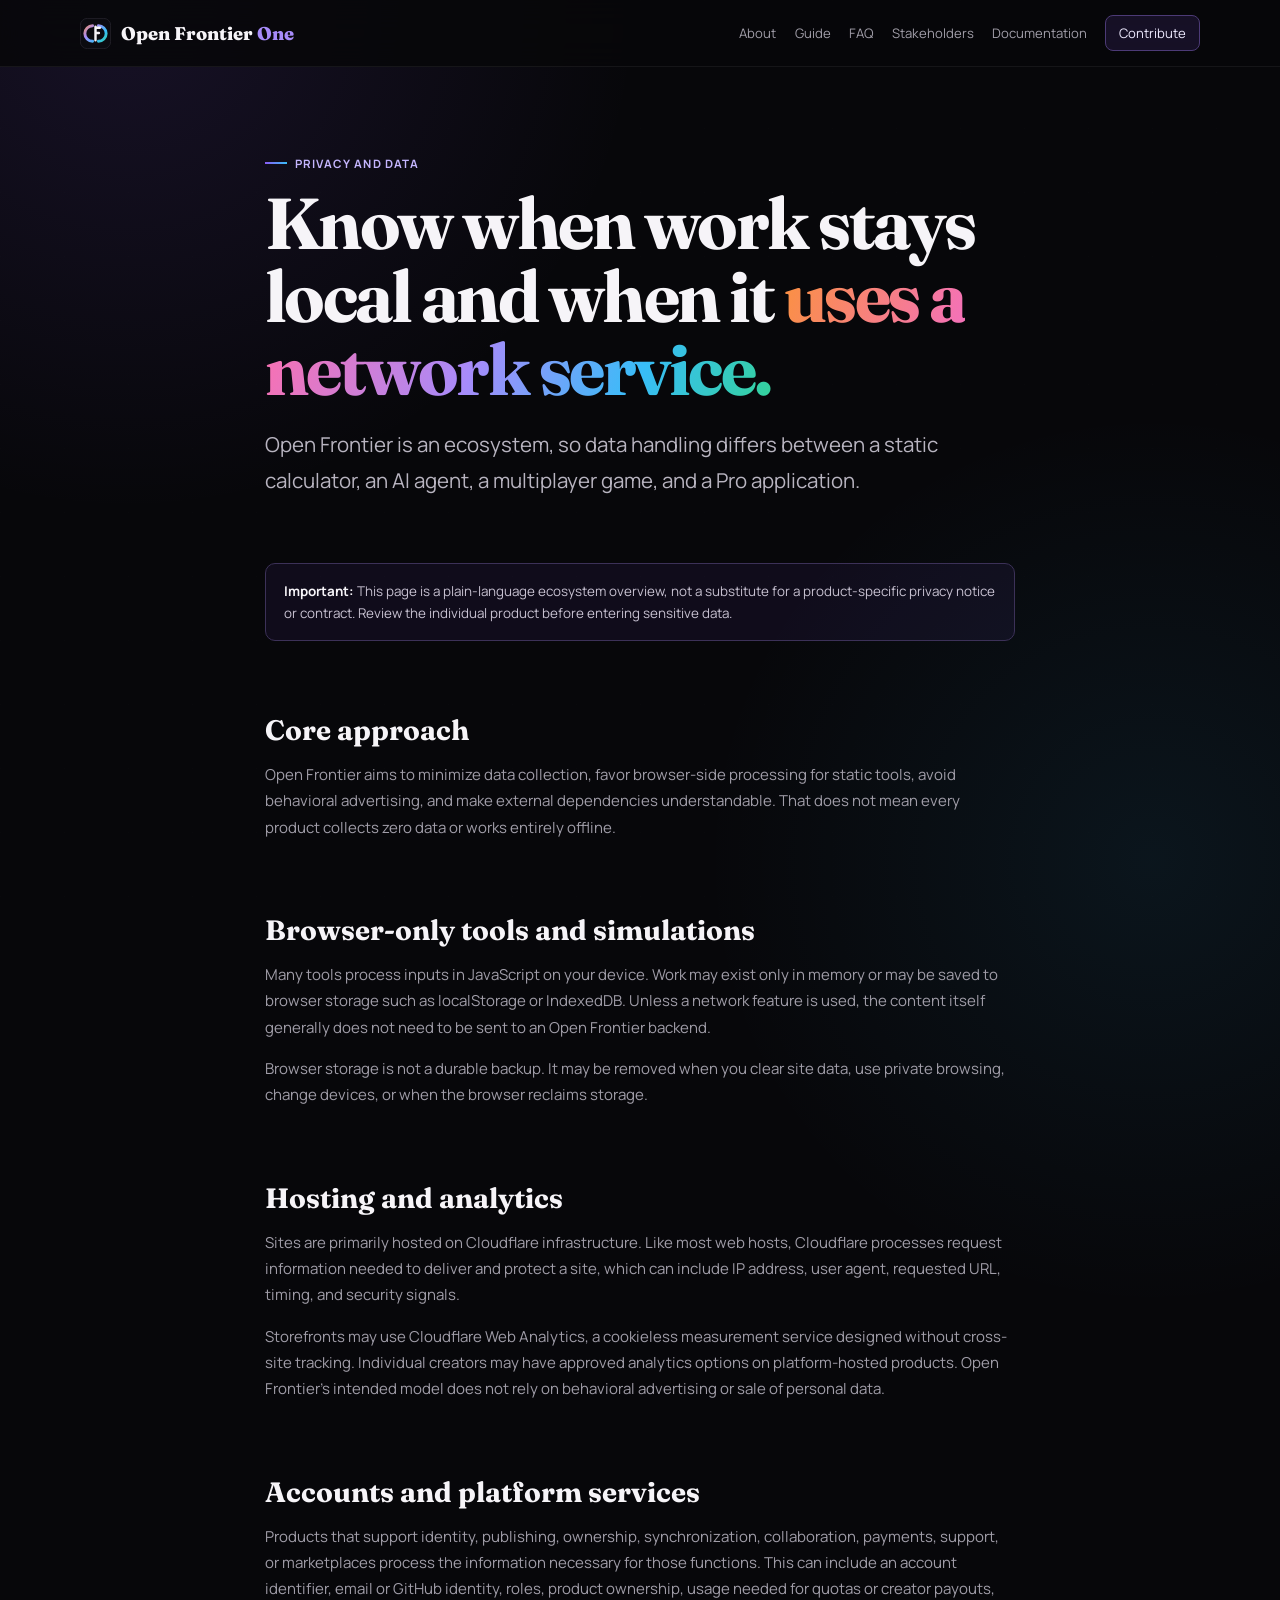
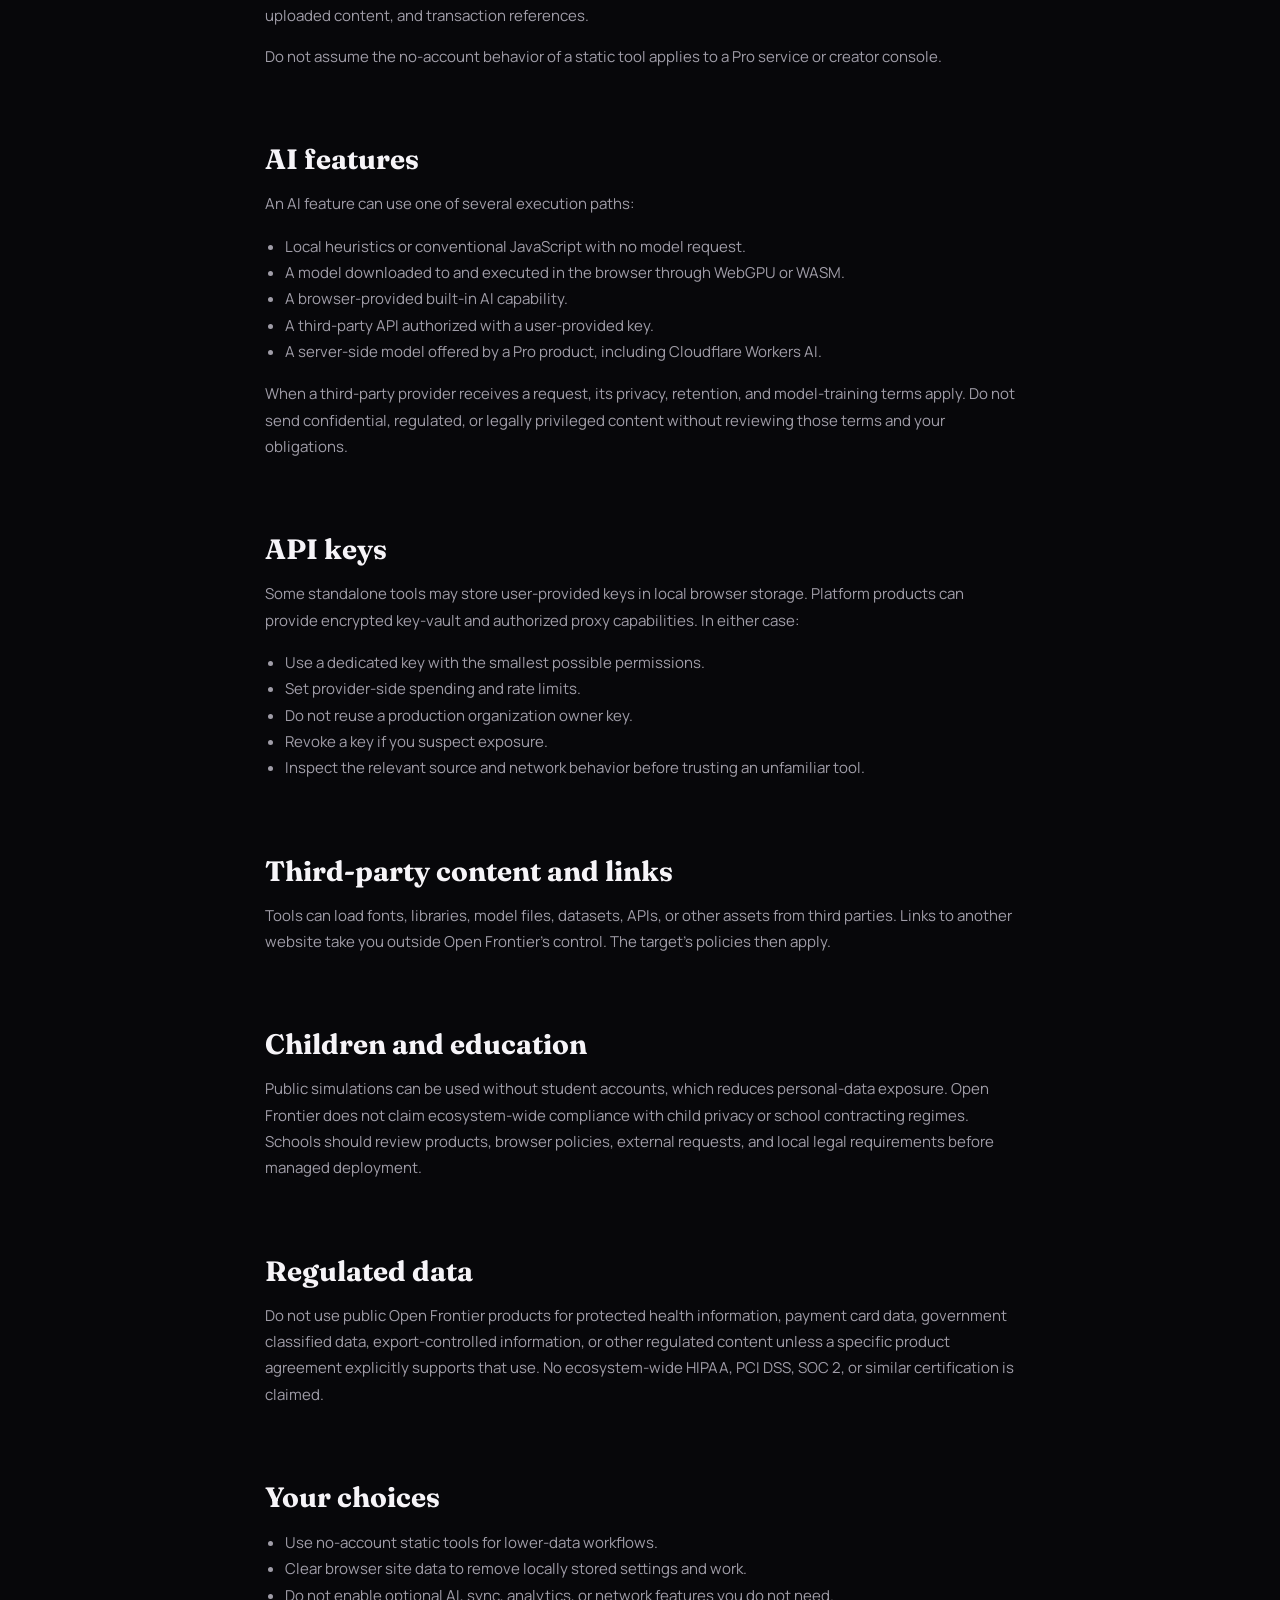
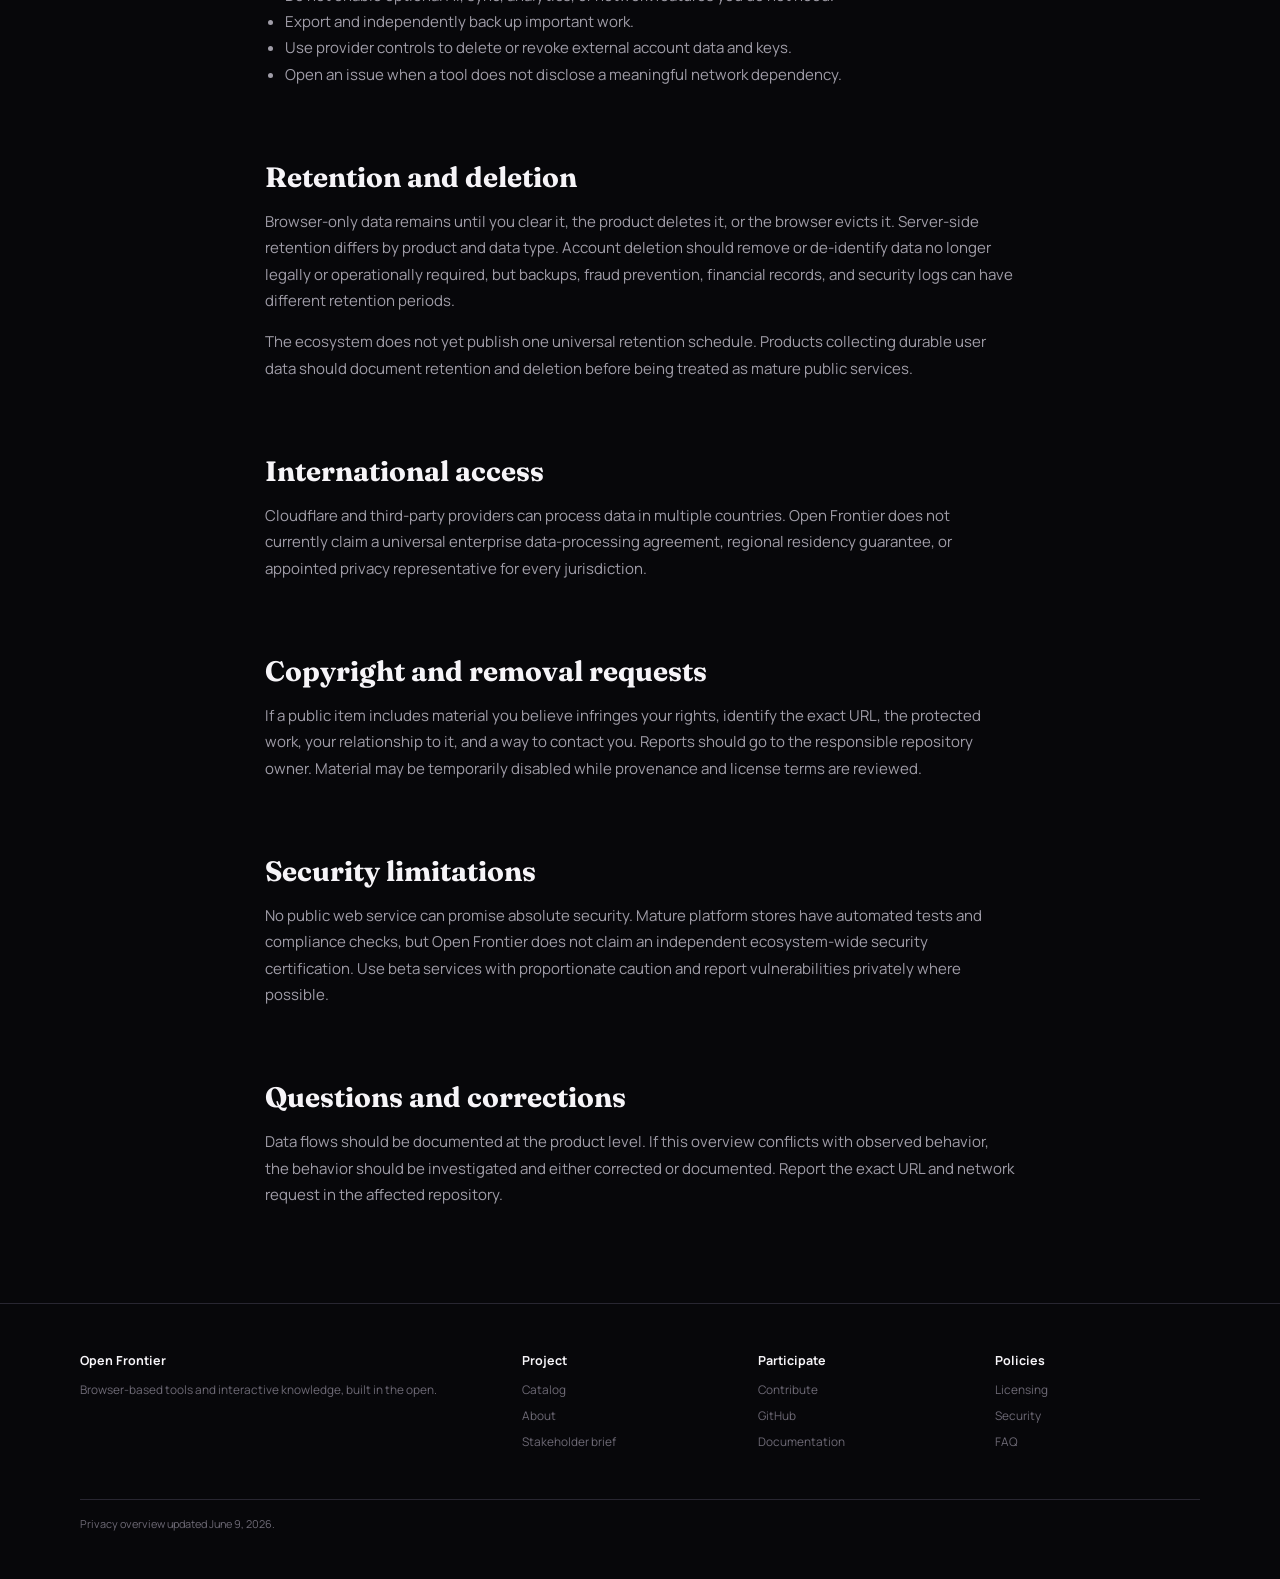
<file: privacy.html>
<!DOCTYPE html>
<html lang="en">
<head>
  <meta charset="utf-8">
  <meta name="viewport" content="width=device-width, initial-scale=1">
  <title>Privacy and Data - Open Frontier</title>
  <meta name="description" content="How Open Frontier browser tools, analytics, accounts, AI features, API keys, and server products handle data.">
  <link rel="canonical" href="https://openfrontier.one/privacy">
  <link rel="icon" type="image/svg+xml" href="/favicon.svg">
  <link rel="preconnect" href="https://fonts.googleapis.com">
  <link rel="preconnect" href="https://fonts.gstatic.com" crossorigin>
  <link href="https://fonts.googleapis.com/css2?family=Fraunces:opsz,wght@9..144,600;9..144,700;9..144,800&amp;family=Manrope:wght@400;500;600;700&amp;display=swap" rel="stylesheet">
  <link rel="stylesheet" href="/site.css">
</head>
<body>
<a class="skip-link" href="#main">Skip to content</a>
<nav class="site-nav" aria-label="Main navigation"><div class="nav-inner"><a class="brand" href="/"><img class="brand-mark" src="/logo-mark.svg" alt=""><span>Open Frontier <span class="brand-one">One</span></span></a><div class="nav-links"><a href="/about">About</a><a href="/guide">Guide</a><a href="/faq">FAQ</a><a href="/stakeholders">Stakeholders</a><a href="https://docs.openfrontier.one">Documentation</a><a class="nav-cta" href="/contribute">Contribute</a></div></div></nav>

<main id="main">
  <header class="page-hero container narrow">
    <span class="eyebrow">Privacy and data</span>
    <h1>Know when work stays local and when it <span class="gradient-text">uses a network service.</span></h1>
    <p class="lede">Open Frontier is an ecosystem, so data handling differs between a static calculator, an AI agent, a multiplayer game, and a Pro application.</p>
  </header>

  <article class="prose container narrow">
    <div class="notice"><strong>Important:</strong> This page is a plain-language ecosystem overview, not a substitute for a product-specific privacy notice or contract. Review the individual product before entering sensitive data.</div>

    <h2>Core approach</h2>
    <p>Open Frontier aims to minimize data collection, favor browser-side processing for static tools, avoid behavioral advertising, and make external dependencies understandable. That does not mean every product collects zero data or works entirely offline.</p>

    <h2>Browser-only tools and simulations</h2>
    <p>Many tools process inputs in JavaScript on your device. Work may exist only in memory or may be saved to browser storage such as localStorage or IndexedDB. Unless a network feature is used, the content itself generally does not need to be sent to an Open Frontier backend.</p>
    <p>Browser storage is not a durable backup. It may be removed when you clear site data, use private browsing, change devices, or when the browser reclaims storage.</p>

    <h2>Hosting and analytics</h2>
    <p>Sites are primarily hosted on Cloudflare infrastructure. Like most web hosts, Cloudflare processes request information needed to deliver and protect a site, which can include IP address, user agent, requested URL, timing, and security signals.</p>
    <p>Storefronts may use Cloudflare Web Analytics, a cookieless measurement service designed without cross-site tracking. Individual creators may have approved analytics options on platform-hosted products. Open Frontier's intended model does not rely on behavioral advertising or sale of personal data.</p>

    <h2>Accounts and platform services</h2>
    <p>Products that support identity, publishing, ownership, synchronization, collaboration, payments, support, or marketplaces process the information necessary for those functions. This can include an account identifier, email or GitHub identity, roles, product ownership, usage needed for quotas or creator payouts, uploaded content, and transaction references.</p>
    <p>Do not assume the no-account behavior of a static tool applies to a Pro service or creator console.</p>

    <h2 id="ai-features">AI features</h2>
    <p>An AI feature can use one of several execution paths:</p>
    <ul>
      <li>Local heuristics or conventional JavaScript with no model request.</li>
      <li>A model downloaded to and executed in the browser through WebGPU or WASM.</li>
      <li>A browser-provided built-in AI capability.</li>
      <li>A third-party API authorized with a user-provided key.</li>
      <li>A server-side model offered by a Pro product, including Cloudflare Workers AI.</li>
    </ul>
    <p>When a third-party provider receives a request, its privacy, retention, and model-training terms apply. Do not send confidential, regulated, or legally privileged content without reviewing those terms and your obligations.</p>

    <h2>API keys</h2>
    <p>Some standalone tools may store user-provided keys in local browser storage. Platform products can provide encrypted key-vault and authorized proxy capabilities. In either case:</p>
    <ul>
      <li>Use a dedicated key with the smallest possible permissions.</li>
      <li>Set provider-side spending and rate limits.</li>
      <li>Do not reuse a production organization owner key.</li>
      <li>Revoke a key if you suspect exposure.</li>
      <li>Inspect the relevant source and network behavior before trusting an unfamiliar tool.</li>
    </ul>

    <h2>Third-party content and links</h2>
    <p>Tools can load fonts, libraries, model files, datasets, APIs, or other assets from third parties. Links to another website take you outside Open Frontier's control. The target's policies then apply.</p>

    <h2>Children and education</h2>
    <p>Public simulations can be used without student accounts, which reduces personal-data exposure. Open Frontier does not claim ecosystem-wide compliance with child privacy or school contracting regimes. Schools should review products, browser policies, external requests, and local legal requirements before managed deployment.</p>

    <h2>Regulated data</h2>
    <p>Do not use public Open Frontier products for protected health information, payment card data, government classified data, export-controlled information, or other regulated content unless a specific product agreement explicitly supports that use. No ecosystem-wide HIPAA, PCI DSS, SOC 2, or similar certification is claimed.</p>

    <h2>Your choices</h2>
    <ul>
      <li>Use no-account static tools for lower-data workflows.</li>
      <li>Clear browser site data to remove locally stored settings and work.</li>
      <li>Do not enable optional AI, sync, analytics, or network features you do not need.</li>
      <li>Export and independently back up important work.</li>
      <li>Use provider controls to delete or revoke external account data and keys.</li>
      <li>Open an issue when a tool does not disclose a meaningful network dependency.</li>
    </ul>

    <h2>Retention and deletion</h2>
    <p>Browser-only data remains until you clear it, the product deletes it, or the browser evicts it. Server-side retention differs by product and data type. Account deletion should remove or de-identify data no longer legally or operationally required, but backups, fraud prevention, financial records, and security logs can have different retention periods.</p>
    <p>The ecosystem does not yet publish one universal retention schedule. Products collecting durable user data should document retention and deletion before being treated as mature public services.</p>

    <h2>International access</h2>
    <p>Cloudflare and third-party providers can process data in multiple countries. Open Frontier does not currently claim a universal enterprise data-processing agreement, regional residency guarantee, or appointed privacy representative for every jurisdiction.</p>

    <h2>Copyright and removal requests</h2>
    <p>If a public item includes material you believe infringes your rights, identify the exact URL, the protected work, your relationship to it, and a way to contact you. Reports should go to the responsible repository owner. Material may be temporarily disabled while provenance and license terms are reviewed.</p>

    <h2>Security limitations</h2>
    <p>No public web service can promise absolute security. Mature platform stores have automated tests and compliance checks, but Open Frontier does not claim an independent ecosystem-wide security certification. Use beta services with proportionate caution and report vulnerabilities privately where possible.</p>

    <h2>Questions and corrections</h2>
    <p>Data flows should be documented at the product level. If this overview conflicts with observed behavior, the behavior should be investigated and either corrected or documented. Report the exact URL and network request in the affected repository.</p>
  </article>
</main>

<footer class="footer"><div class="container"><div class="footer-grid"><div><h3>Open Frontier</h3><p>Browser-based tools and interactive knowledge, built in the open.</p></div><div><h4>Project</h4><a href="/">Catalog</a><a href="/about">About</a><a href="/stakeholders">Stakeholder brief</a></div><div><h4>Participate</h4><a href="/contribute">Contribute</a><a href="https://github.com/OpenFrontierOne">GitHub</a><a href="https://docs.openfrontier.one">Documentation</a></div><div><h4>Policies</h4><a href="/faq#licensing">Licensing</a><a href="/faq#security">Security</a><a href="/faq">FAQ</a></div></div><div class="footer-note">Privacy overview updated June 9, 2026.</div></div></footer>
</body>
</html>
</file>
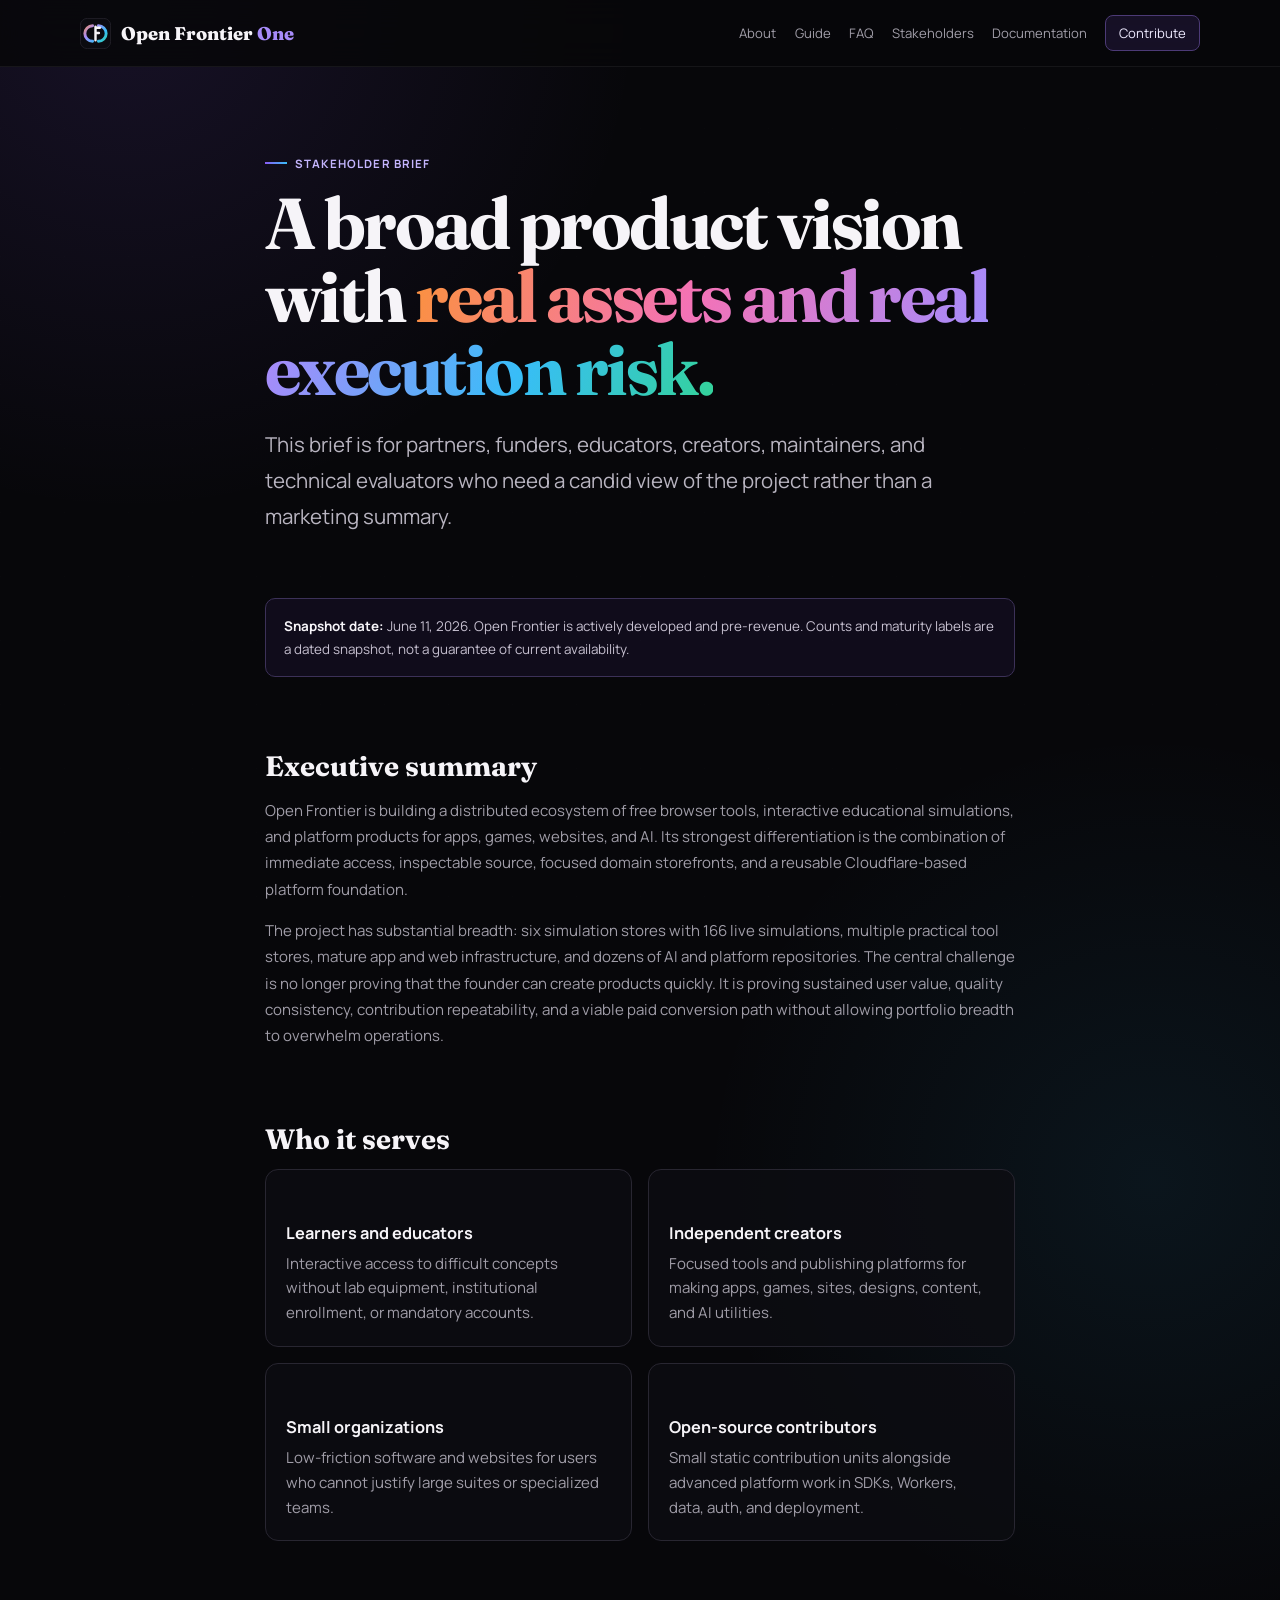
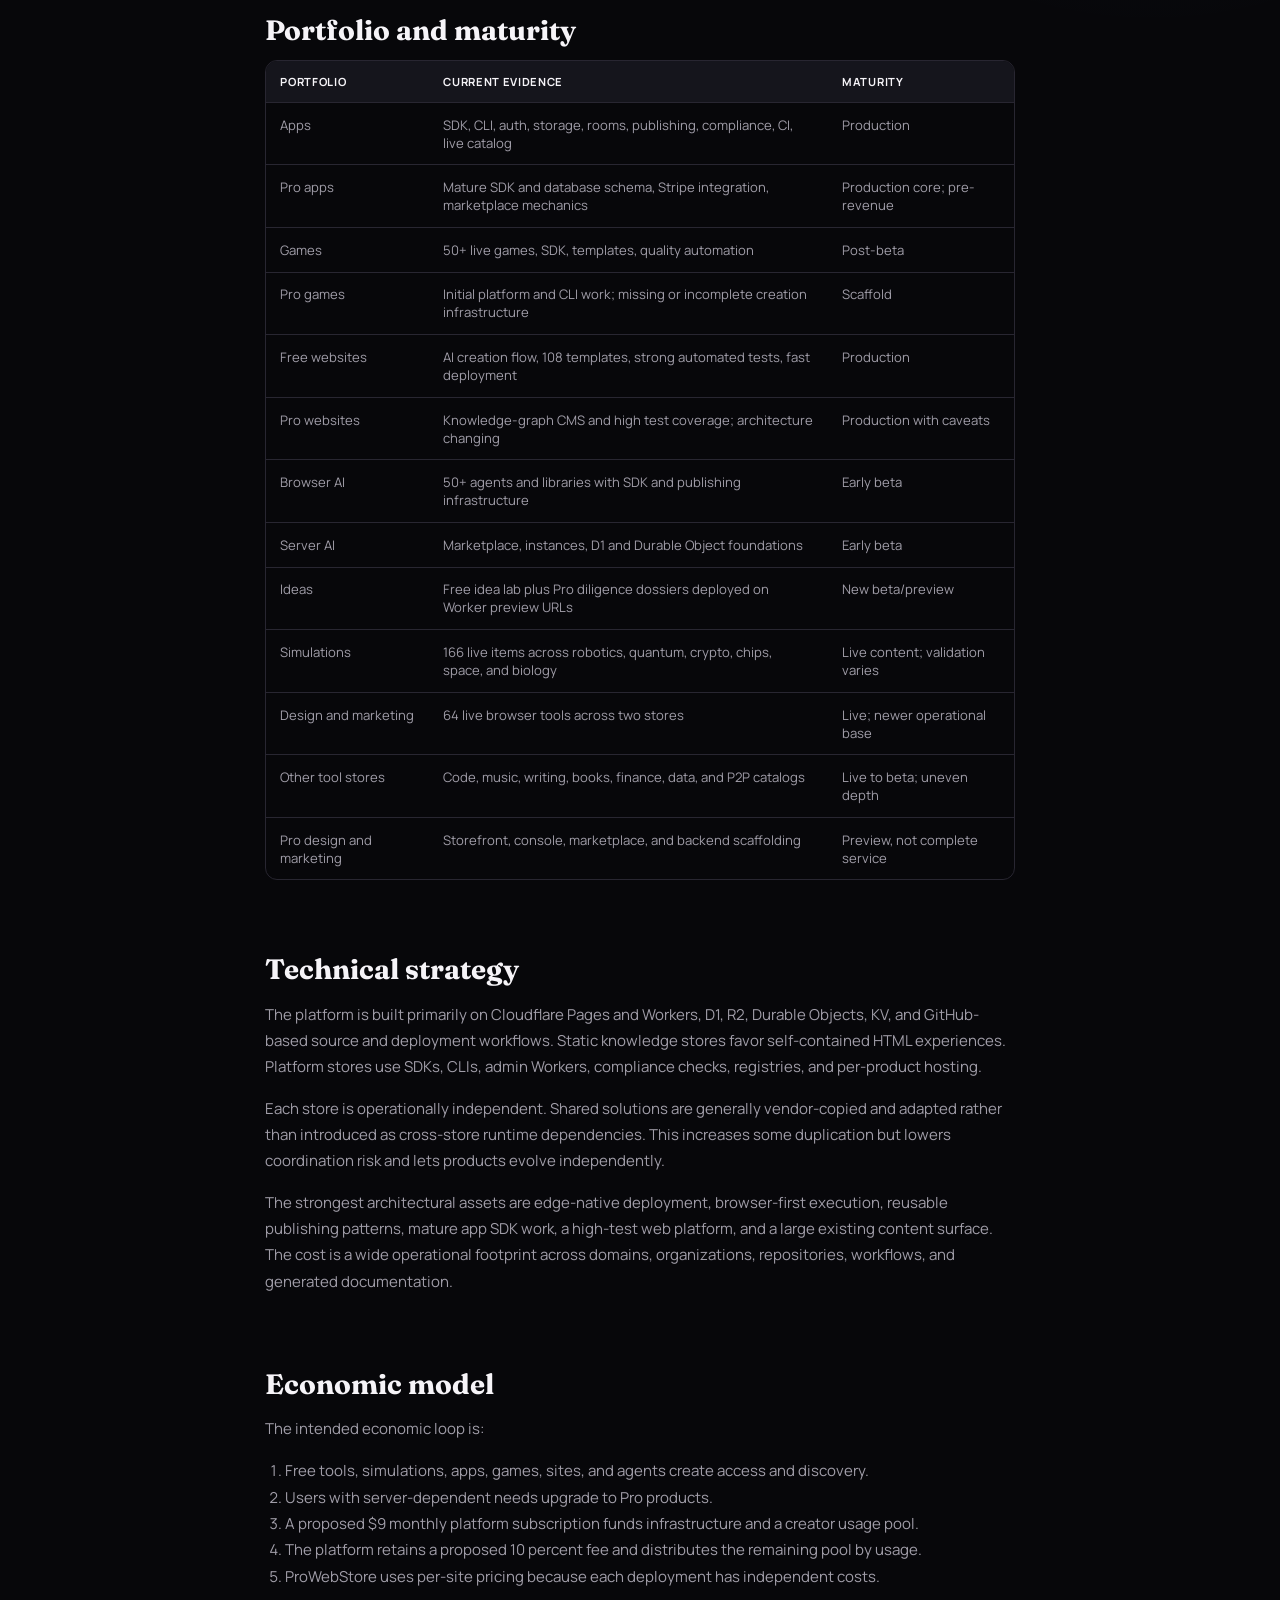
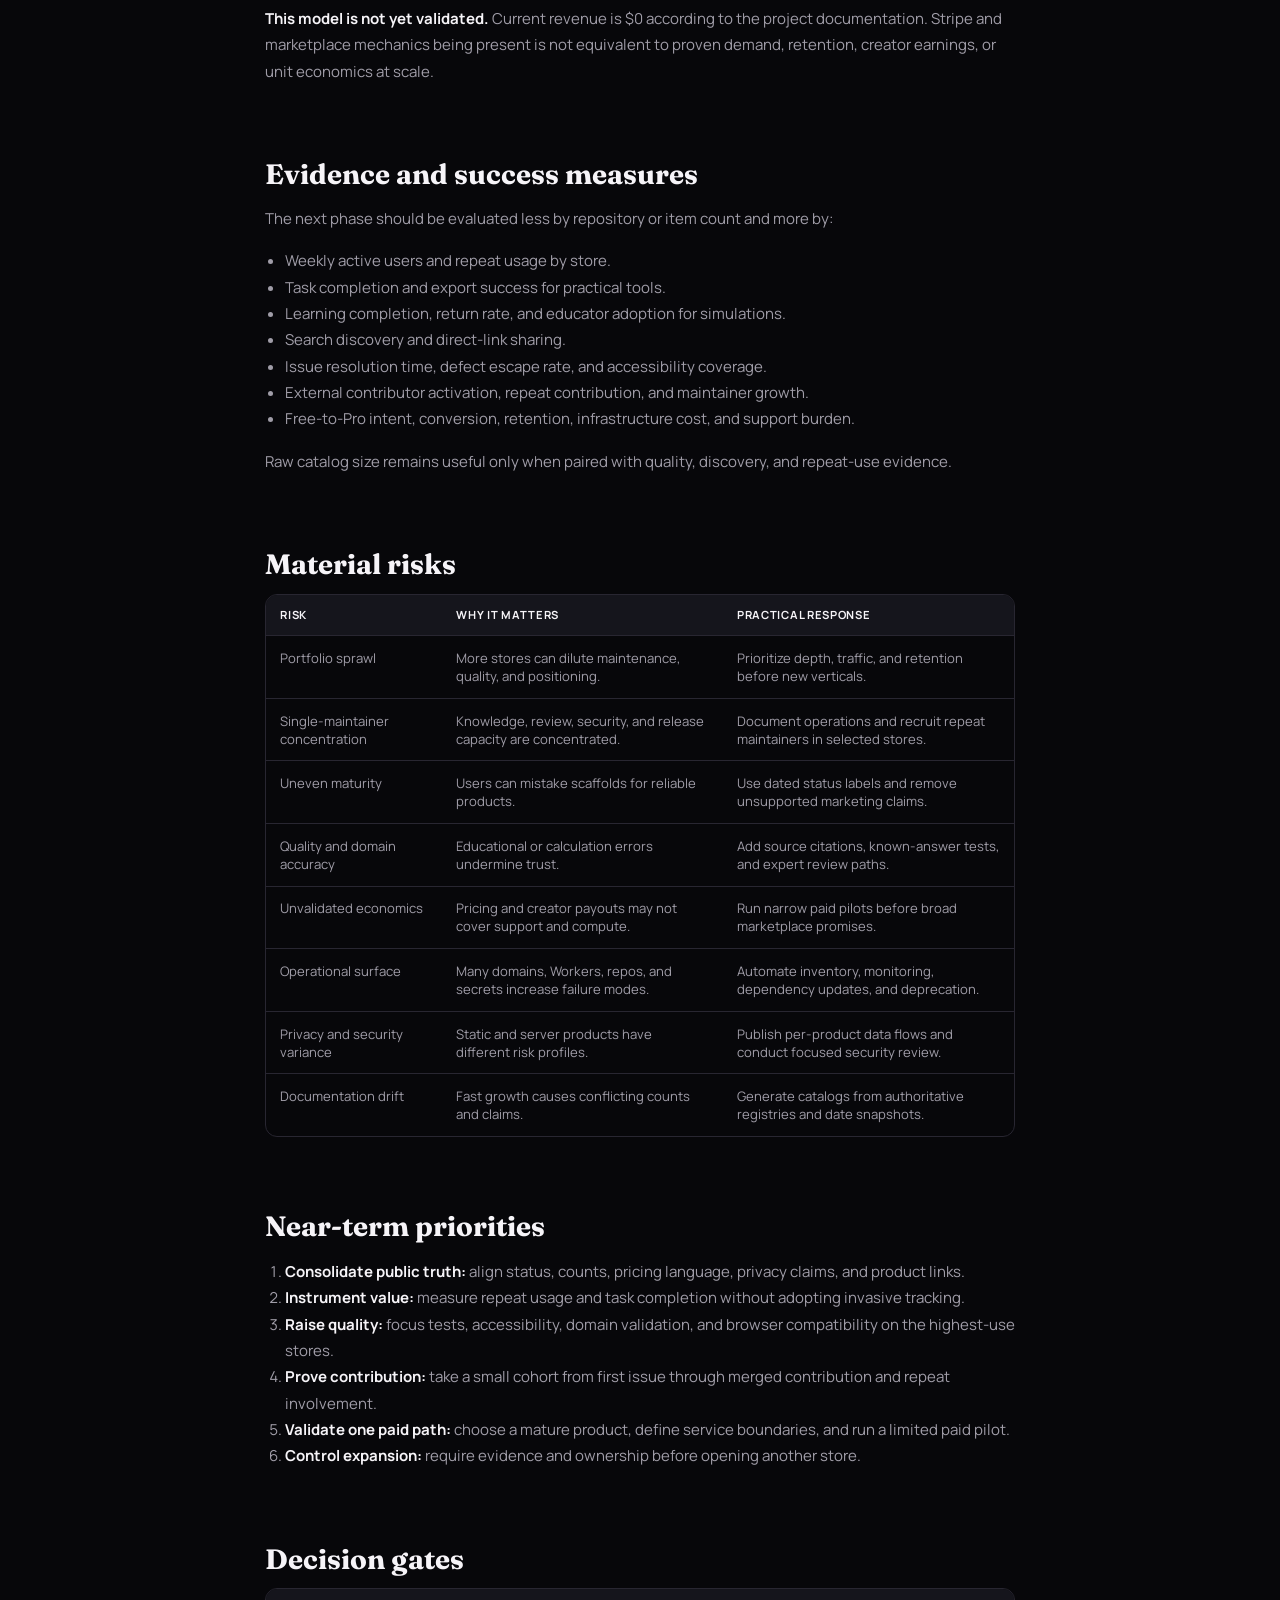
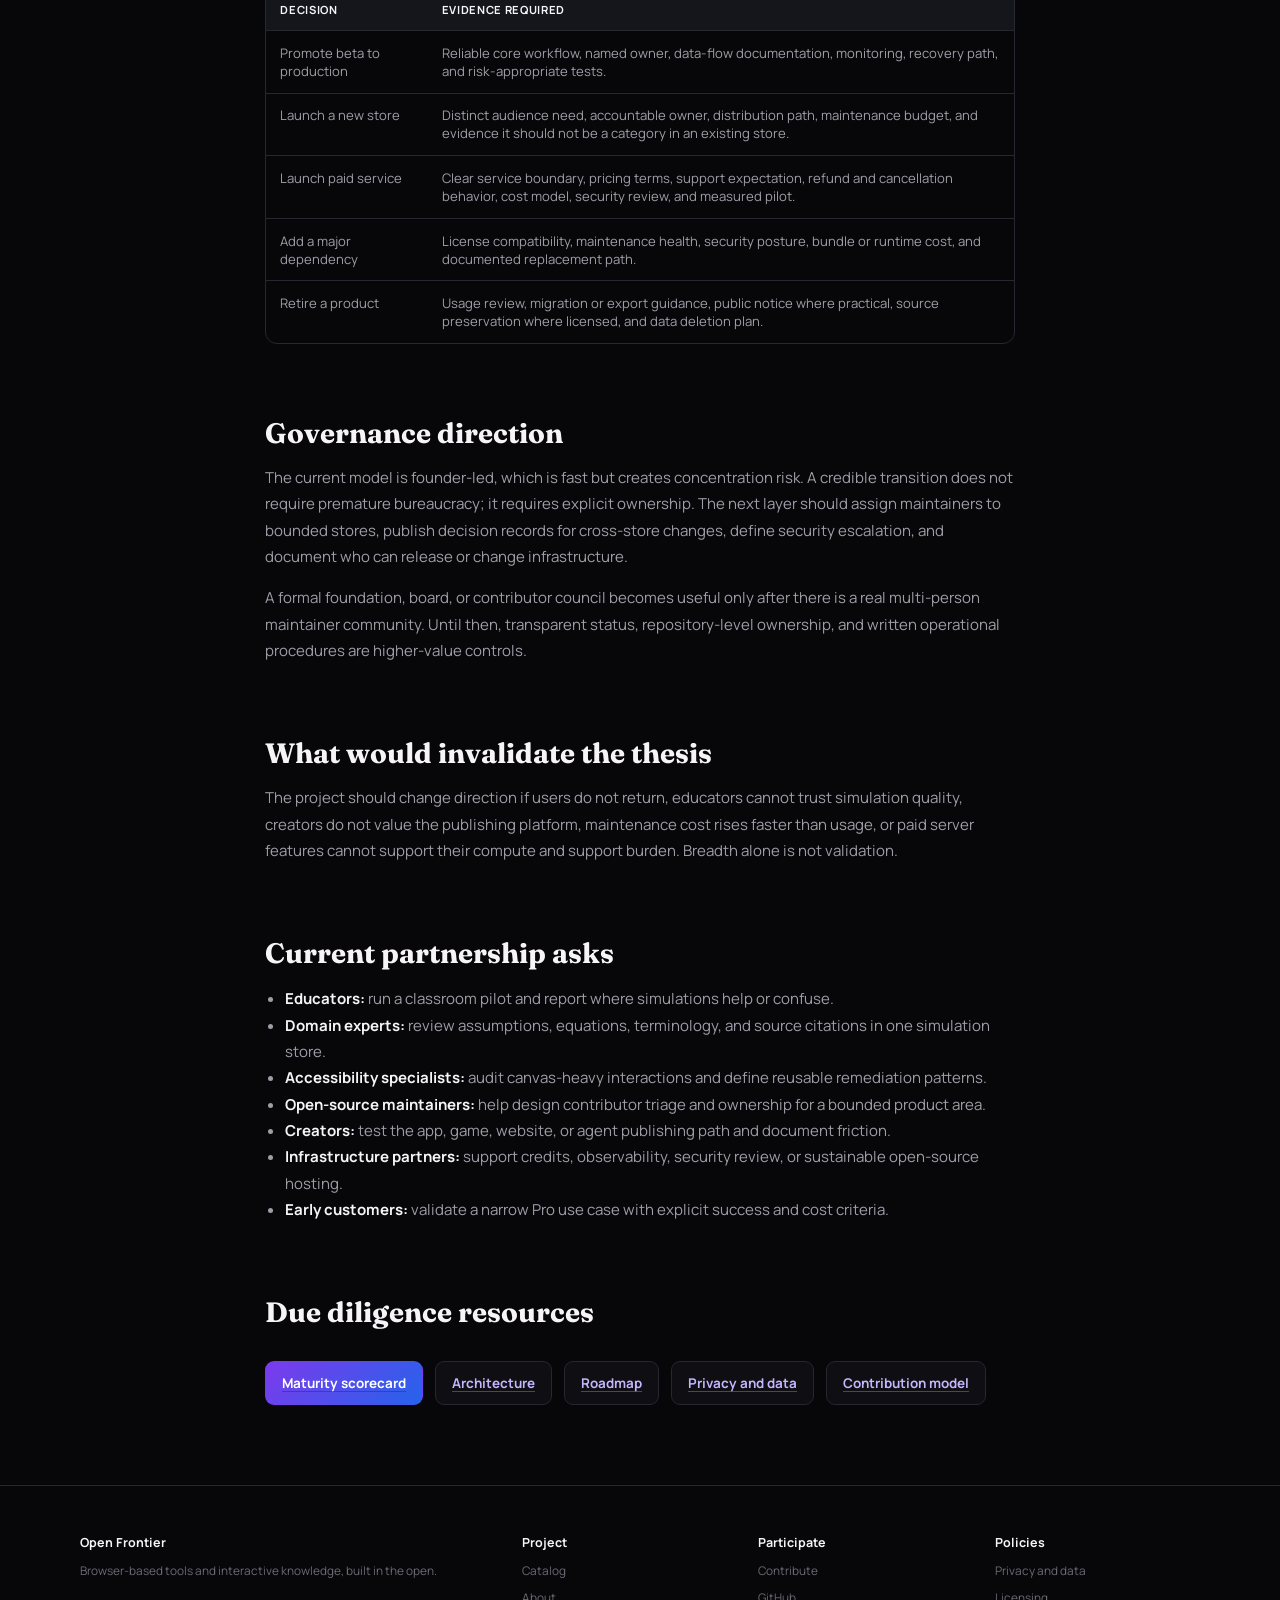
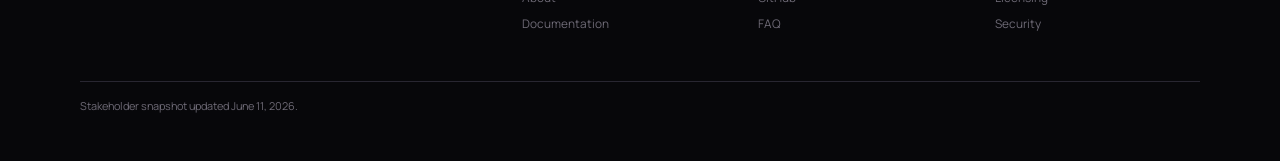
<file: stakeholders.html>
<!DOCTYPE html>
<html lang="en">
<head>
  <meta charset="utf-8">
  <meta name="viewport" content="width=device-width, initial-scale=1">
  <title>Open Frontier Stakeholder Brief</title>
  <meta name="description" content="A candid project brief covering Open Frontier's product portfolio, maturity, audience, architecture, economics, risks, roadmap, and partnership opportunities.">
  <link rel="canonical" href="https://openfrontier.one/stakeholders">
  <link rel="icon" type="image/svg+xml" href="/favicon.svg">
  <link rel="preconnect" href="https://fonts.googleapis.com">
  <link rel="preconnect" href="https://fonts.gstatic.com" crossorigin>
  <link href="https://fonts.googleapis.com/css2?family=Fraunces:opsz,wght@9..144,600;9..144,700;9..144,800&amp;family=Manrope:wght@400;500;600;700&amp;display=swap" rel="stylesheet">
  <link rel="stylesheet" href="/site.css">
</head>
<body>
<a class="skip-link" href="#main">Skip to content</a>
<nav class="site-nav" aria-label="Main navigation"><div class="nav-inner"><a class="brand" href="/"><img class="brand-mark" src="/logo-mark.svg" alt=""><span>Open Frontier <span class="brand-one">One</span></span></a><div class="nav-links"><a href="/about">About</a><a href="/guide">Guide</a><a href="/faq">FAQ</a><a href="/stakeholders">Stakeholders</a><a href="https://docs.openfrontier.one">Documentation</a><a class="nav-cta" href="/contribute">Contribute</a></div></div></nav>

<main id="main">
  <header class="page-hero container narrow">
    <span class="eyebrow">Stakeholder brief</span>
    <h1>A broad product vision with <span class="gradient-text">real assets and real execution risk.</span></h1>
    <p class="lede">This brief is for partners, funders, educators, creators, maintainers, and technical evaluators who need a candid view of the project rather than a marketing summary.</p>
  </header>

  <article class="prose container narrow">
    <div class="notice"><strong>Snapshot date:</strong> June 11, 2026. Open Frontier is actively developed and pre-revenue. Counts and maturity labels are a dated snapshot, not a guarantee of current availability.</div>

    <h2>Executive summary</h2>
    <p>Open Frontier is building a distributed ecosystem of free browser tools, interactive educational simulations, and platform products for apps, games, websites, and AI. Its strongest differentiation is the combination of immediate access, inspectable source, focused domain storefronts, and a reusable Cloudflare-based platform foundation.</p>
    <p>The project has substantial breadth: six simulation stores with 166 live simulations, multiple practical tool stores, mature app and web infrastructure, and dozens of AI and platform repositories. The central challenge is no longer proving that the founder can create products quickly. It is proving sustained user value, quality consistency, contribution repeatability, and a viable paid conversion path without allowing portfolio breadth to overwhelm operations.</p>

    <h2>Who it serves</h2>
    <div class="grid two">
      <div class="card"><h3>Learners and educators</h3><p>Interactive access to difficult concepts without lab equipment, institutional enrollment, or mandatory accounts.</p></div>
      <div class="card"><h3>Independent creators</h3><p>Focused tools and publishing platforms for making apps, games, sites, designs, content, and AI utilities.</p></div>
      <div class="card"><h3>Small organizations</h3><p>Low-friction software and websites for users who cannot justify large suites or specialized teams.</p></div>
      <div class="card"><h3>Open-source contributors</h3><p>Small static contribution units alongside advanced platform work in SDKs, Workers, data, auth, and deployment.</p></div>
    </div>

    <h2>Portfolio and maturity</h2>
    <table class="status-table">
      <thead><tr><th>Portfolio</th><th>Current evidence</th><th>Maturity</th></tr></thead>
      <tbody>
        <tr><td>Apps</td><td>SDK, CLI, auth, storage, rooms, publishing, compliance, CI, live catalog</td><td>Production</td></tr>
        <tr><td>Pro apps</td><td>Mature SDK and database schema, Stripe integration, marketplace mechanics</td><td>Production core; pre-revenue</td></tr>
        <tr><td>Games</td><td>50+ live games, SDK, templates, quality automation</td><td>Post-beta</td></tr>
        <tr><td>Pro games</td><td>Initial platform and CLI work; missing or incomplete creation infrastructure</td><td>Scaffold</td></tr>
        <tr><td>Free websites</td><td>AI creation flow, 108 templates, strong automated tests, fast deployment</td><td>Production</td></tr>
        <tr><td>Pro websites</td><td>Knowledge-graph CMS and high test coverage; architecture changing</td><td>Production with caveats</td></tr>
        <tr><td>Browser AI</td><td>50+ agents and libraries with SDK and publishing infrastructure</td><td>Early beta</td></tr>
        <tr><td>Server AI</td><td>Marketplace, instances, D1 and Durable Object foundations</td><td>Early beta</td></tr>
        <tr><td>Ideas</td><td>Free idea lab plus Pro diligence dossiers deployed on Worker preview URLs</td><td>New beta/preview</td></tr>
        <tr><td>Simulations</td><td>166 live items across robotics, quantum, crypto, chips, space, and biology</td><td>Live content; validation varies</td></tr>
        <tr><td>Design and marketing</td><td>64 live browser tools across two stores</td><td>Live; newer operational base</td></tr>
        <tr><td>Other tool stores</td><td>Code, music, writing, books, finance, data, and P2P catalogs</td><td>Live to beta; uneven depth</td></tr>
        <tr><td>Pro design and marketing</td><td>Storefront, console, marketplace, and backend scaffolding</td><td>Preview, not complete service</td></tr>
      </tbody>
    </table>

    <h2>Technical strategy</h2>
    <p>The platform is built primarily on Cloudflare Pages and Workers, D1, R2, Durable Objects, KV, and GitHub-based source and deployment workflows. Static knowledge stores favor self-contained HTML experiences. Platform stores use SDKs, CLIs, admin Workers, compliance checks, registries, and per-product hosting.</p>
    <p>Each store is operationally independent. Shared solutions are generally vendor-copied and adapted rather than introduced as cross-store runtime dependencies. This increases some duplication but lowers coordination risk and lets products evolve independently.</p>
    <p>The strongest architectural assets are edge-native deployment, browser-first execution, reusable publishing patterns, mature app SDK work, a high-test web platform, and a large existing content surface. The cost is a wide operational footprint across domains, organizations, repositories, workflows, and generated documentation.</p>

    <h2>Economic model</h2>
    <p>The intended economic loop is:</p>
    <ol>
      <li>Free tools, simulations, apps, games, sites, and agents create access and discovery.</li>
      <li>Users with server-dependent needs upgrade to Pro products.</li>
      <li>A proposed $9 monthly platform subscription funds infrastructure and a creator usage pool.</li>
      <li>The platform retains a proposed 10 percent fee and distributes the remaining pool by usage.</li>
      <li>ProWebStore uses per-site pricing because each deployment has independent costs.</li>
    </ol>
    <p><strong>This model is not yet validated.</strong> Current revenue is $0 according to the project documentation. Stripe and marketplace mechanics being present is not equivalent to proven demand, retention, creator earnings, or unit economics at scale.</p>

    <h2>Evidence and success measures</h2>
    <p>The next phase should be evaluated less by repository or item count and more by:</p>
    <ul>
      <li>Weekly active users and repeat usage by store.</li>
      <li>Task completion and export success for practical tools.</li>
      <li>Learning completion, return rate, and educator adoption for simulations.</li>
      <li>Search discovery and direct-link sharing.</li>
      <li>Issue resolution time, defect escape rate, and accessibility coverage.</li>
      <li>External contributor activation, repeat contribution, and maintainer growth.</li>
      <li>Free-to-Pro intent, conversion, retention, infrastructure cost, and support burden.</li>
    </ul>
    <p>Raw catalog size remains useful only when paired with quality, discovery, and repeat-use evidence.</p>

    <h2>Material risks</h2>
    <table class="status-table">
      <thead><tr><th>Risk</th><th>Why it matters</th><th>Practical response</th></tr></thead>
      <tbody>
        <tr><td>Portfolio sprawl</td><td>More stores can dilute maintenance, quality, and positioning.</td><td>Prioritize depth, traffic, and retention before new verticals.</td></tr>
        <tr><td>Single-maintainer concentration</td><td>Knowledge, review, security, and release capacity are concentrated.</td><td>Document operations and recruit repeat maintainers in selected stores.</td></tr>
        <tr><td>Uneven maturity</td><td>Users can mistake scaffolds for reliable products.</td><td>Use dated status labels and remove unsupported marketing claims.</td></tr>
        <tr><td>Quality and domain accuracy</td><td>Educational or calculation errors undermine trust.</td><td>Add source citations, known-answer tests, and expert review paths.</td></tr>
        <tr><td>Unvalidated economics</td><td>Pricing and creator payouts may not cover support and compute.</td><td>Run narrow paid pilots before broad marketplace promises.</td></tr>
        <tr><td>Operational surface</td><td>Many domains, Workers, repos, and secrets increase failure modes.</td><td>Automate inventory, monitoring, dependency updates, and deprecation.</td></tr>
        <tr><td>Privacy and security variance</td><td>Static and server products have different risk profiles.</td><td>Publish per-product data flows and conduct focused security review.</td></tr>
        <tr><td>Documentation drift</td><td>Fast growth causes conflicting counts and claims.</td><td>Generate catalogs from authoritative registries and date snapshots.</td></tr>
      </tbody>
    </table>

    <h2>Near-term priorities</h2>
    <ol>
      <li><strong>Consolidate public truth:</strong> align status, counts, pricing language, privacy claims, and product links.</li>
      <li><strong>Instrument value:</strong> measure repeat usage and task completion without adopting invasive tracking.</li>
      <li><strong>Raise quality:</strong> focus tests, accessibility, domain validation, and browser compatibility on the highest-use stores.</li>
      <li><strong>Prove contribution:</strong> take a small cohort from first issue through merged contribution and repeat involvement.</li>
      <li><strong>Validate one paid path:</strong> choose a mature product, define service boundaries, and run a limited paid pilot.</li>
      <li><strong>Control expansion:</strong> require evidence and ownership before opening another store.</li>
    </ol>

    <h2>Decision gates</h2>
    <table class="status-table">
      <thead><tr><th>Decision</th><th>Evidence required</th></tr></thead>
      <tbody>
        <tr><td>Promote beta to production</td><td>Reliable core workflow, named owner, data-flow documentation, monitoring, recovery path, and risk-appropriate tests.</td></tr>
        <tr><td>Launch a new store</td><td>Distinct audience need, accountable owner, distribution path, maintenance budget, and evidence it should not be a category in an existing store.</td></tr>
        <tr><td>Launch paid service</td><td>Clear service boundary, pricing terms, support expectation, refund and cancellation behavior, cost model, security review, and measured pilot.</td></tr>
        <tr><td>Add a major dependency</td><td>License compatibility, maintenance health, security posture, bundle or runtime cost, and documented replacement path.</td></tr>
        <tr><td>Retire a product</td><td>Usage review, migration or export guidance, public notice where practical, source preservation where licensed, and data deletion plan.</td></tr>
      </tbody>
    </table>

    <h2>Governance direction</h2>
    <p>The current model is founder-led, which is fast but creates concentration risk. A credible transition does not require premature bureaucracy; it requires explicit ownership. The next layer should assign maintainers to bounded stores, publish decision records for cross-store changes, define security escalation, and document who can release or change infrastructure.</p>
    <p>A formal foundation, board, or contributor council becomes useful only after there is a real multi-person maintainer community. Until then, transparent status, repository-level ownership, and written operational procedures are higher-value controls.</p>

    <h2>What would invalidate the thesis</h2>
    <p>The project should change direction if users do not return, educators cannot trust simulation quality, creators do not value the publishing platform, maintenance cost rises faster than usage, or paid server features cannot support their compute and support burden. Breadth alone is not validation.</p>

    <h2 id="asks">Current partnership asks</h2>
    <ul>
      <li><strong>Educators:</strong> run a classroom pilot and report where simulations help or confuse.</li>
      <li><strong>Domain experts:</strong> review assumptions, equations, terminology, and source citations in one simulation store.</li>
      <li><strong>Accessibility specialists:</strong> audit canvas-heavy interactions and define reusable remediation patterns.</li>
      <li><strong>Open-source maintainers:</strong> help design contributor triage and ownership for a bounded product area.</li>
      <li><strong>Creators:</strong> test the app, game, website, or agent publishing path and document friction.</li>
      <li><strong>Infrastructure partners:</strong> support credits, observability, security review, or sustainable open-source hosting.</li>
      <li><strong>Early customers:</strong> validate a narrow Pro use case with explicit success and cost criteria.</li>
    </ul>

    <h2>Due diligence resources</h2>
    <div class="actions">
      <a class="button primary" href="https://docs.openfrontier.one/maturity/scorecard/">Maturity scorecard</a>
      <a class="button" href="https://docs.openfrontier.one/architecture/overview/">Architecture</a>
      <a class="button" href="https://docs.openfrontier.one/ecosystem/roadmap/">Roadmap</a>
      <a class="button" href="/privacy">Privacy and data</a>
      <a class="button" href="/contribute">Contribution model</a>
    </div>
  </article>
</main>

<footer class="footer"><div class="container"><div class="footer-grid"><div><h3>Open Frontier</h3><p>Browser-based tools and interactive knowledge, built in the open.</p></div><div><h4>Project</h4><a href="/">Catalog</a><a href="/about">About</a><a href="https://docs.openfrontier.one">Documentation</a></div><div><h4>Participate</h4><a href="/contribute">Contribute</a><a href="https://github.com/OpenFrontierOne">GitHub</a><a href="/faq">FAQ</a></div><div><h4>Policies</h4><a href="/privacy">Privacy and data</a><a href="/faq#licensing">Licensing</a><a href="/faq#security">Security</a></div></div><div class="footer-note">Stakeholder snapshot updated June 11, 2026.</div></div></footer>
</body>
</html>
</file>
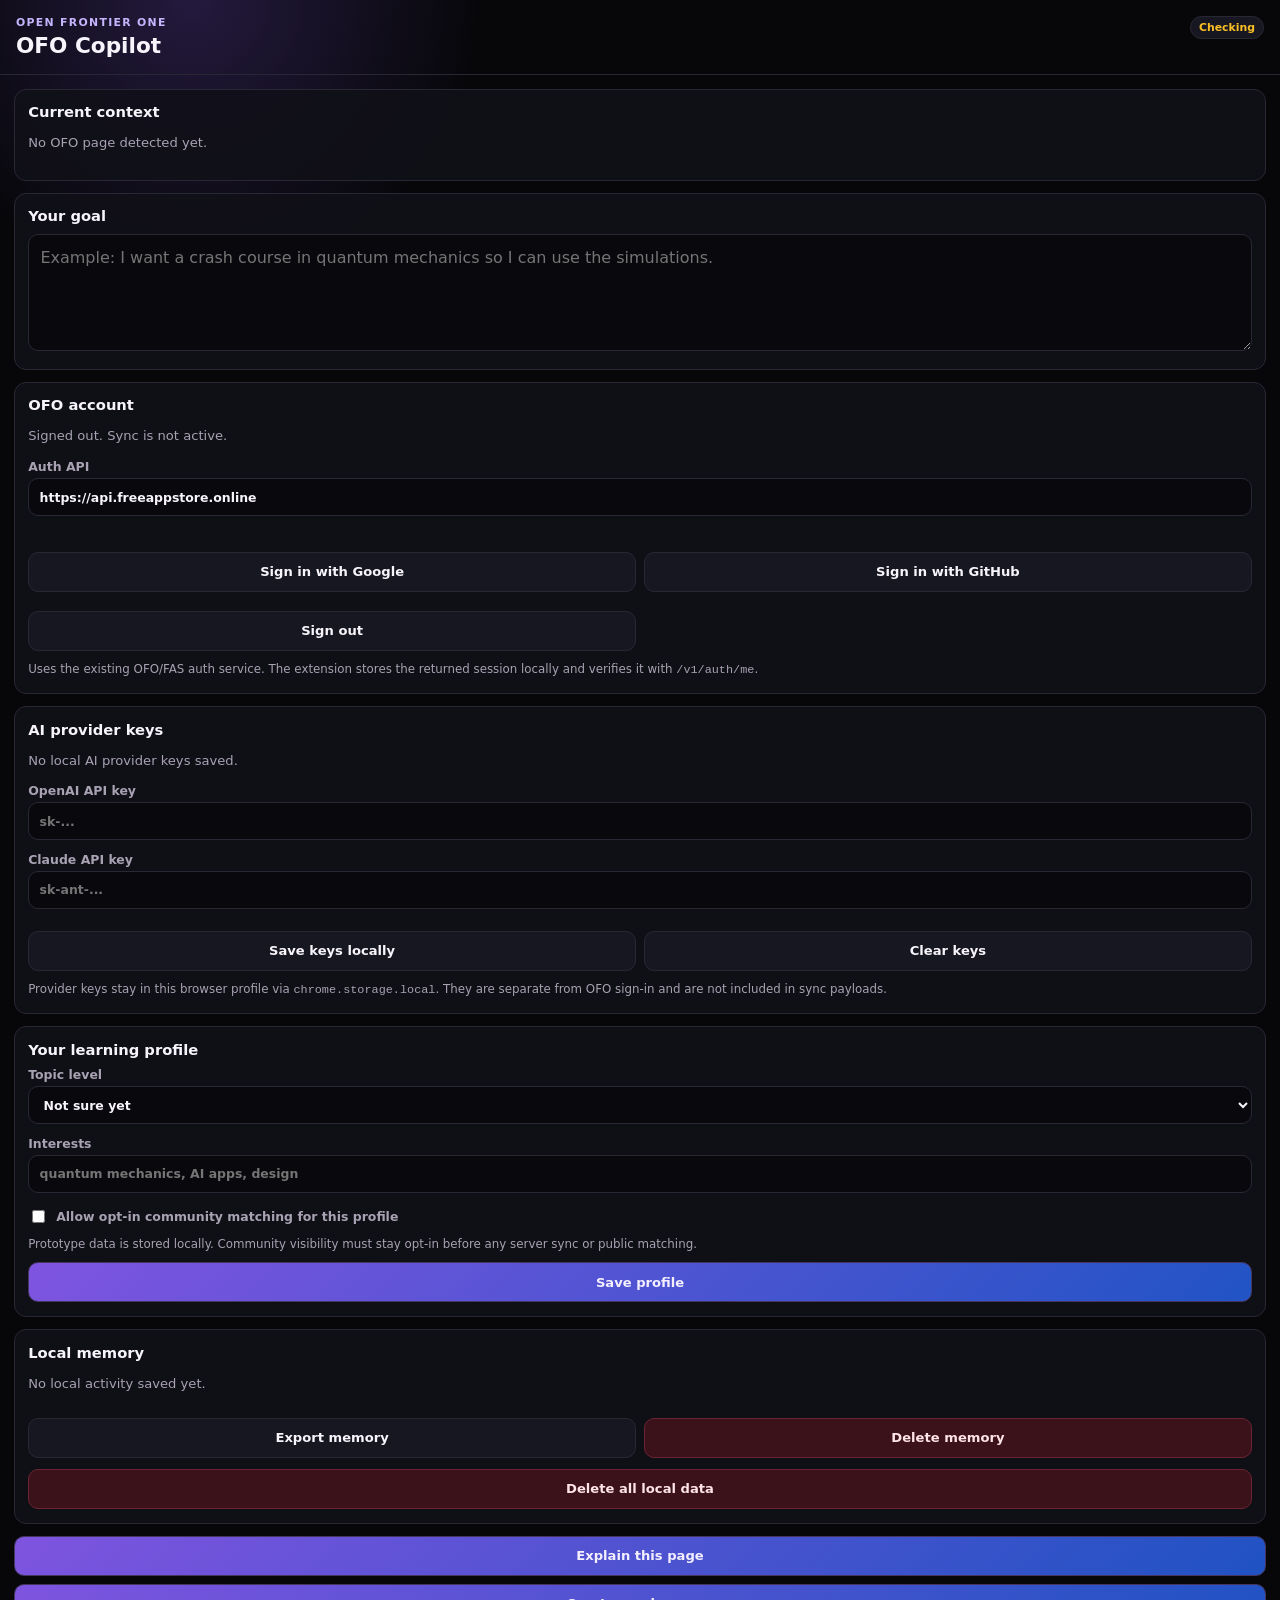
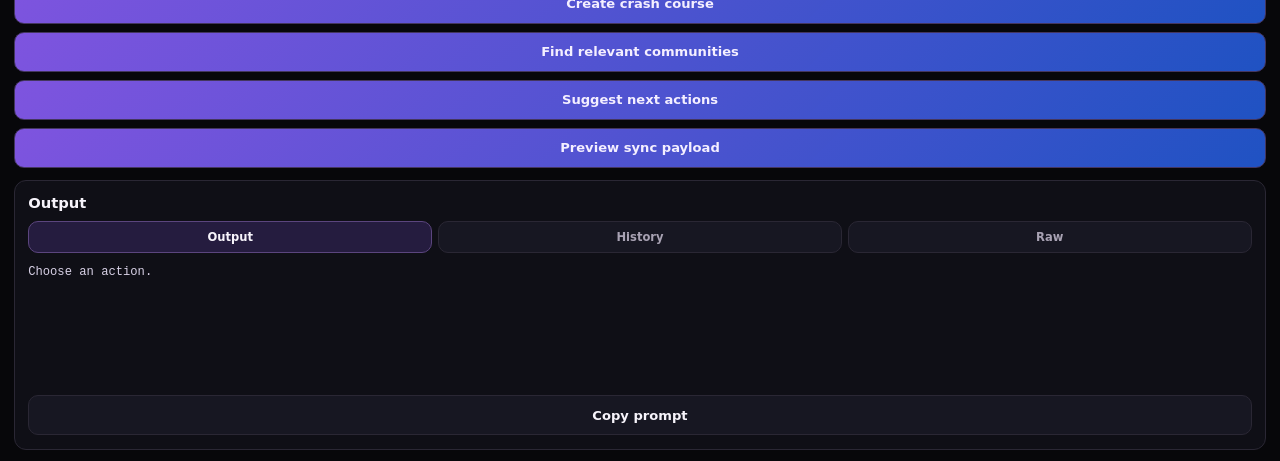
<file: extension/src/sidepanel.html>
<!DOCTYPE html>
<html lang="en">
<head>
  <meta charset="utf-8">
  <meta name="viewport" content="width=device-width, initial-scale=1">
  <title>OFO Copilot</title>
  <link rel="stylesheet" href="sidepanel.css">
</head>
<body>
  <header class="header">
    <div>
      <p class="eyebrow">Open Frontier One</p>
      <h1>OFO Copilot</h1>
    </div>
    <span id="status" class="status">Checking</span>
  </header>

  <main>
    <section class="card">
      <h2>Current context</h2>
      <p id="page-title" class="muted">No OFO page detected yet.</p>
      <p id="page-url" class="url"></p>
      <p id="store-context" class="muted"></p>
    </section>

    <section class="card">
      <h2>Your goal</h2>
      <textarea id="goal" rows="4" placeholder="Example: I want a crash course in quantum mechanics so I can use the simulations."></textarea>
    </section>

    <section class="card">
      <h2>OFO account</h2>
      <p id="account-status" class="muted">Signed out. Sync is not active.</p>
      <label>
        Auth API
        <input id="auth-api" type="url" value="https://api.freeappstore.online">
      </label>
      <p id="redirect-url" class="url"></p>
      <div class="split-actions">
        <button id="sign-in-google" class="secondary">Sign in with Google</button>
        <button id="sign-in-github" class="secondary">Sign in with GitHub</button>
        <button id="clear-session" class="secondary">Sign out</button>
      </div>
      <p class="privacy-note">Uses the existing OFO/FAS auth service. The extension stores the returned session locally and verifies it with <code>/v1/auth/me</code>.</p>
    </section>

    <section class="card">
      <h2>AI provider keys</h2>
      <p id="provider-status" class="muted">No local AI provider keys saved.</p>
      <label>
        OpenAI API key
        <input id="openai-api-key" type="password" placeholder="sk-...">
      </label>
      <label>
        Claude API key
        <input id="anthropic-api-key" type="password" placeholder="sk-ant-...">
      </label>
      <div class="split-actions">
        <button id="save-provider-keys" class="secondary">Save keys locally</button>
        <button id="clear-provider-keys" class="secondary">Clear keys</button>
      </div>
      <p class="privacy-note">Provider keys stay in this browser profile via <code>chrome.storage.local</code>. They are separate from OFO sign-in and are not included in sync payloads.</p>
    </section>

    <section class="card">
      <h2>Your learning profile</h2>
      <label>
        Topic level
        <select id="skill-level">
          <option value="unknown">Not sure yet</option>
          <option value="beginner">Beginner</option>
          <option value="intermediate">Intermediate</option>
          <option value="advanced">Advanced</option>
        </select>
      </label>
      <label>
        Interests
        <input id="interests" type="text" placeholder="quantum mechanics, AI apps, design">
      </label>
      <label class="check-row">
        <input id="community-visible" type="checkbox">
        <span>Allow opt-in community matching for this profile</span>
      </label>
      <p class="privacy-note">Prototype data is stored locally. Community visibility must stay opt-in before any server sync or public matching.</p>
      <button id="save-profile">Save profile</button>
    </section>

    <section class="card">
      <h2>Local memory</h2>
      <p id="memory-summary" class="muted">No local activity saved yet.</p>
      <div class="split-actions">
        <button id="export-memory" class="secondary">Export memory</button>
        <button id="delete-memory" class="danger">Delete memory</button>
      </div>
      <button id="delete-all-local" class="danger full-danger">Delete all local data</button>
    </section>

    <section class="actions">
      <button data-action="explain">Explain this page</button>
      <button data-action="course">Create crash course</button>
      <button data-action="communities">Find relevant communities</button>
      <button data-action="next">Suggest next actions</button>
      <button data-action="sync-preview">Preview sync payload</button>
    </section>

    <section class="card">
      <h2>Output</h2>
      <div class="tabs" role="tablist" aria-label="Output views">
        <button class="tab active" data-tab="output" type="button">Output</button>
        <button class="tab" data-tab="history" type="button">History</button>
        <button class="tab" data-tab="raw" type="button">Raw</button>
      </div>
      <pre id="prompt">Choose an action.</pre>
      <button id="copy-prompt" class="secondary">Copy prompt</button>
    </section>
  </main>

  <script src="copilot-core.js"></script>
  <script src="sidepanel.js"></script>
</body>
</html>
</file>
<file: site.css>
:root {
  --bg: #07070a;
  --surface: #0e0e13;
  --surface-2: #15151c;
  --text: #f6f4f8;
  --muted: #a09da8;
  --faint: #6e6a76;
  --line: #282631;
  --accent: #8b5cf6;
  --accent-2: #38bdf8;
  --green: #34d399;
  --yellow: #fbbf24;
  --red: #fb7185;
  --max: 1160px;
}

* {
  box-sizing: border-box;
}

html {
  scroll-behavior: smooth;
}

body {
  margin: 0;
  color: var(--text);
  background:
    radial-gradient(circle at 10% 0%, rgba(139, 92, 246, 0.12), transparent 32rem),
    radial-gradient(circle at 90% 18%, rgba(56, 189, 248, 0.08), transparent 28rem),
    var(--bg);
  font-family: "Manrope", system-ui, sans-serif;
  -webkit-font-smoothing: antialiased;
}

body::before {
  position: fixed;
  inset: 0;
  z-index: -1;
  content: "";
  pointer-events: none;
  opacity: 0.3;
  background-image:
    linear-gradient(rgba(255, 255, 255, 0.025) 1px, transparent 1px),
    linear-gradient(90deg, rgba(255, 255, 255, 0.025) 1px, transparent 1px);
  background-size: 64px 64px;
}

a {
  color: inherit;
  text-decoration: none;
}

a:hover {
  color: #fff;
}

p,
li {
  color: var(--muted);
  line-height: 1.75;
}

strong {
  color: var(--text);
}

code {
  padding: 0.12rem 0.35rem;
  border: 1px solid var(--line);
  border-radius: 5px;
  color: #ddd6fe;
  background: var(--surface);
  font-size: 0.9em;
}

.skip-link {
  position: fixed;
  top: -5rem;
  left: 1rem;
  z-index: 20;
  padding: 0.7rem 1rem;
  border-radius: 8px;
  color: #fff;
  background: var(--accent);
}

.skip-link:focus {
  top: 1rem;
}

.site-nav {
  position: sticky;
  top: 0;
  z-index: 10;
  border-bottom: 1px solid rgba(255, 255, 255, 0.06);
  background: rgba(7, 7, 10, 0.88);
  backdrop-filter: blur(16px);
}

.nav-inner {
  display: flex;
  align-items: center;
  max-width: var(--max);
  min-height: 66px;
  margin: 0 auto;
  padding: 0 1.25rem;
}

.brand {
  display: inline-flex;
  align-items: center;
  gap: 0.65rem;
  white-space: nowrap;
  font-family: "Fraunces", Georgia, serif;
  font-size: 1.15rem;
  font-weight: 800;
}

.brand-mark {
  width: 31px;
  height: 31px;
  flex: 0 0 auto;
}

.brand-one {
  color: #a78bfa;
}

.nav-links {
  display: flex;
  align-items: center;
  gap: 1.15rem;
  margin-left: auto;
  font-size: 0.82rem;
}

.nav-links a {
  color: var(--muted);
}

.nav-links .nav-cta {
  padding: 0.48rem 0.8rem;
  border: 1px solid #4c3a76;
  border-radius: 8px;
  color: #ede9fe;
  background: rgba(139, 92, 246, 0.12);
}

.container {
  max-width: var(--max);
  margin: 0 auto;
  padding: 0 1.25rem;
}

.narrow {
  max-width: 790px;
}

.hero {
  padding: 6.5rem 1.25rem 4.5rem;
}

.eyebrow {
  display: inline-flex;
  align-items: center;
  gap: 0.5rem;
  margin-bottom: 1rem;
  color: #c4b5fd;
  font-size: 0.72rem;
  font-weight: 700;
  letter-spacing: 0.1em;
  text-transform: uppercase;
}

.eyebrow::before {
  width: 22px;
  height: 2px;
  content: "";
  background: linear-gradient(90deg, var(--accent), var(--accent-2));
}

h1,
h2,
h3 {
  color: var(--text);
  font-family: "Fraunces", Georgia, serif;
}

h1 {
  max-width: 950px;
  margin: 0 0 1.25rem;
  font-size: clamp(2.7rem, 7vw, 5.8rem);
  line-height: 1.02;
  letter-spacing: -0.035em;
}

.gradient-text {
  color: transparent;
  background: linear-gradient(110deg, #fb923c, #f472b6 28%, #a78bfa 56%, #38bdf8 80%, #34d399);
  background-clip: text;
}

.lede {
  max-width: 760px;
  margin: 0;
  color: #b8b4c0;
  font-size: clamp(1.04rem, 2.1vw, 1.28rem);
  line-height: 1.75;
}

.actions {
  display: flex;
  flex-wrap: wrap;
  gap: 0.75rem;
  margin-top: 2rem;
}

.button {
  display: inline-flex;
  align-items: center;
  justify-content: center;
  min-height: 44px;
  padding: 0.65rem 1rem;
  border: 1px solid var(--line);
  border-radius: 9px;
  color: var(--text);
  background: var(--surface);
  font-size: 0.84rem;
  font-weight: 700;
  transition: transform 0.18s, border-color 0.18s;
}

.button:hover {
  border-color: #514d5e;
  transform: translateY(-1px);
}

.button.primary {
  border-color: transparent;
  color: #fff;
  background: linear-gradient(135deg, #7c3aed, #2563eb);
}

.stats {
  display: grid;
  grid-template-columns: repeat(4, 1fr);
  gap: 1px;
  margin-top: 3.5rem;
  overflow: hidden;
  border: 1px solid var(--line);
  border-radius: 14px;
  background: var(--line);
}

.stat {
  padding: 1.2rem;
  background: rgba(14, 14, 19, 0.96);
}

.stat-value {
  font-family: "Fraunces", Georgia, serif;
  font-size: 1.65rem;
  font-weight: 800;
}

.stat-label {
  margin-top: 0.25rem;
  color: var(--faint);
  font-size: 0.68rem;
  letter-spacing: 0.08em;
  text-transform: uppercase;
}

.notice {
  margin: 1.5rem 0;
  padding: 1rem 1.1rem;
  border: 1px solid #3c3158;
  border-radius: 10px;
  color: #c7c1d1;
  background: rgba(139, 92, 246, 0.07);
  font-size: 0.84rem;
  line-height: 1.65;
}

.section {
  padding: 4.5rem 0;
  border-top: 1px solid rgba(255, 255, 255, 0.055);
}

.section-head {
  display: flex;
  align-items: end;
  justify-content: space-between;
  gap: 2rem;
  margin-bottom: 1.8rem;
}

.section h2 {
  margin: 0 0 0.55rem;
  font-size: clamp(1.75rem, 4vw, 2.65rem);
  letter-spacing: -0.02em;
}

.section-intro {
  max-width: 720px;
  margin: 0;
}

.text-link {
  color: #c4b5fd;
  font-size: 0.84rem;
  font-weight: 700;
  white-space: nowrap;
}

.grid {
  display: grid;
  grid-template-columns: repeat(3, 1fr);
  gap: 1rem;
}

.grid.two {
  grid-template-columns: repeat(2, 1fr);
}

.card {
  position: relative;
  padding: 1.25rem;
  border: 1px solid var(--line);
  border-radius: 13px;
  background: rgba(14, 14, 19, 0.78);
  transition: transform 0.18s, border-color 0.18s, background 0.18s;
}

a.card:hover {
  border-color: #4c4856;
  background: var(--surface);
  transform: translateY(-2px);
}

.card h3 {
  margin: 0 0 0.5rem;
  font-size: 1.08rem;
}

.card p {
  margin: 0;
  font-size: 0.82rem;
  line-height: 1.65;
}

.card-top {
  display: flex;
  align-items: center;
  gap: 0.65rem;
  margin-bottom: 0.75rem;
}

.icon {
  display: grid;
  width: 36px;
  height: 36px;
  place-items: center;
  border: 1px solid var(--line);
  border-radius: 9px;
  color: #ddd6fe;
  background: var(--surface-2);
  font-size: 1rem;
  font-weight: 800;
}

.badge {
  display: inline-flex;
  align-items: center;
  gap: 0.35rem;
  margin-left: auto;
  padding: 0.22rem 0.48rem;
  border: 1px solid var(--line);
  border-radius: 999px;
  color: var(--muted);
  background: rgba(255, 255, 255, 0.025);
  font-size: 0.62rem;
  font-weight: 700;
  letter-spacing: 0.04em;
  text-transform: uppercase;
}

.badge::before {
  width: 6px;
  height: 6px;
  border-radius: 50%;
  content: "";
  background: var(--faint);
}

.badge.live::before {
  background: var(--green);
}

.badge.beta::before {
  background: var(--yellow);
}

.badge.preview::before {
  background: var(--red);
}

.meta {
  display: flex;
  flex-wrap: wrap;
  gap: 0.4rem;
  margin-top: 0.9rem;
}

.meta span {
  padding: 0.2rem 0.42rem;
  border-radius: 5px;
  color: var(--faint);
  background: rgba(255, 255, 255, 0.035);
  font-size: 0.65rem;
}

.audience-grid {
  display: grid;
  grid-template-columns: repeat(4, 1fr);
  gap: 1rem;
}

.audience-card {
  min-height: 195px;
}

.audience-card .text-link {
  display: inline-block;
  margin-top: 1rem;
}

.status-table {
  width: 100%;
  overflow: hidden;
  border: 1px solid var(--line);
  border-collapse: separate;
  border-spacing: 0;
  border-radius: 12px;
  font-size: 0.82rem;
}

.status-table th,
.status-table td {
  padding: 0.8rem 0.9rem;
  border-bottom: 1px solid var(--line);
  text-align: left;
  vertical-align: top;
}

.status-table th {
  color: var(--text);
  background: var(--surface-2);
  font-size: 0.7rem;
  letter-spacing: 0.06em;
  text-transform: uppercase;
}

.status-table td {
  color: var(--muted);
}

.status-table tr:last-child td {
  border-bottom: 0;
}

.page-hero {
  padding: 5rem 1.25rem 2.5rem;
}

.page-hero h1 {
  max-width: 800px;
  font-size: clamp(2.5rem, 6vw, 4.5rem);
}

.prose {
  padding-bottom: 5rem;
}

.prose h2 {
  margin: 3.5rem 0 0.8rem;
  padding-top: 1rem;
  font-size: 1.75rem;
}

.prose h3 {
  margin: 2rem 0 0.5rem;
  font-family: "Manrope", system-ui, sans-serif;
  font-size: 1.02rem;
}

.prose p,
.prose li {
  font-size: 0.94rem;
}

.prose a {
  color: #c4b5fd;
  text-decoration: underline;
  text-decoration-color: #51406f;
  text-underline-offset: 3px;
}

.prose ul,
.prose ol {
  padding-left: 1.25rem;
}

.prose blockquote {
  margin: 2rem 0;
  padding: 1rem 1.2rem;
  border-left: 3px solid var(--accent);
  border-radius: 0 9px 9px 0;
  color: #ddd6e7;
  background: rgba(139, 92, 246, 0.07);
  font-family: "Fraunces", Georgia, serif;
  font-size: 1.12rem;
  line-height: 1.7;
}

.toc {
  display: grid;
  grid-template-columns: repeat(3, 1fr);
  gap: 0.6rem;
  margin: 1.5rem 0 2.5rem;
}

.toc a {
  padding: 0.65rem 0.75rem;
  border: 1px solid var(--line);
  border-radius: 8px;
  color: var(--muted);
  background: var(--surface);
  font-size: 0.78rem;
  text-decoration: none;
}

.faq-group {
  margin-top: 3.5rem;
  scroll-margin-top: 90px;
}

.faq-item {
  border-bottom: 1px solid var(--line);
}

.faq-item summary {
  padding: 1.1rem 0;
  color: var(--text);
  cursor: pointer;
  font-size: 0.95rem;
  font-weight: 700;
  list-style: none;
}

.faq-item summary::-webkit-details-marker {
  display: none;
}

.faq-item summary::after {
  float: right;
  content: "+";
  color: var(--faint);
}

.faq-item[open] summary::after {
  content: "-";
}

.faq-answer {
  padding: 0 0 1.15rem;
}

.faq-answer p,
.faq-answer li {
  margin-top: 0;
  font-size: 0.88rem;
}

.callout {
  margin: 2rem 0;
  padding: 1.25rem;
  border: 1px solid var(--line);
  border-radius: 12px;
  background: var(--surface);
}

.callout h3 {
  margin-top: 0;
}

.decision-list {
  display: grid;
  gap: 0.75rem;
  margin: 1.5rem 0;
}

.decision {
  display: grid;
  grid-template-columns: minmax(150px, 0.65fr) 1.8fr;
  gap: 1rem;
  padding: 1rem;
  border: 1px solid var(--line);
  border-radius: 10px;
  background: var(--surface);
}

.decision strong {
  align-self: start;
}

.decision p {
  margin: 0;
  font-size: 0.84rem;
}

.definition-list {
  display: grid;
  grid-template-columns: repeat(2, 1fr);
  gap: 0.75rem;
  margin: 1.5rem 0;
}

.definition {
  padding: 1rem;
  border: 1px solid var(--line);
  border-radius: 10px;
  background: var(--surface);
}

.definition dt {
  margin-bottom: 0.4rem;
  color: var(--text);
  font-weight: 700;
}

.definition dd {
  margin: 0;
  color: var(--muted);
  font-size: 0.82rem;
  line-height: 1.65;
}

.agent-example {
  display: grid;
  grid-template-columns: repeat(3, minmax(0, 1fr));
  gap: 1px;
  margin: 1.5rem 0;
  overflow: hidden;
  border: 1px solid var(--line);
  border-radius: 12px;
  background: var(--line);
}

.agent-example > div {
  display: grid;
  gap: 0.45rem;
  padding: 1.1rem;
  background: var(--surface);
}

.agent-flow {
  display: grid;
  grid-template-columns: 1fr auto 1fr auto 1fr auto 1fr;
  align-items: stretch;
  gap: 0.65rem;
  margin: 1.5rem 0;
}

.agent-flow > div {
  display: grid;
  grid-template-columns: auto 1fr;
  gap: 0.35rem 0.65rem;
  align-content: start;
  padding: 1rem;
  border: 1px solid var(--line);
  border-radius: 10px;
  background: var(--surface);
}

.agent-flow b {
  grid-row: span 2;
  display: grid;
  place-items: center;
  width: 28px;
  height: 28px;
  border-radius: 50%;
  color: #fff;
  background: var(--accent);
}

.agent-flow span {
  color: var(--muted);
  font-size: 0.82rem;
}

.agent-flow > i {
  align-self: center;
  color: var(--accent);
  font-style: normal;
  font-weight: 800;
}

.pathfinder {
  margin: 1.5rem 0 4rem;
  padding: 1.25rem;
  border: 1px solid #393249;
  border-radius: 18px;
  background:
    radial-gradient(circle at 0 0, rgba(139, 92, 246, 0.13), transparent 24rem),
    radial-gradient(circle at 100% 10%, rgba(56, 189, 248, 0.08), transparent 22rem),
    rgba(12, 12, 17, 0.94);
  box-shadow: 0 24px 80px rgba(0, 0, 0, 0.22);
  scroll-margin-top: 90px;
}

.pathfinder h2 {
  margin-top: 0;
  padding-top: 0;
}

.pathfinder p {
  margin-bottom: 0;
}

.pathfinder-kicker {
  display: block;
  margin-bottom: 0.4rem;
  color: #c4b5fd;
  font-size: 0.66rem;
  font-weight: 800;
  letter-spacing: 0.1em;
  text-transform: uppercase;
}

.pathfinder-head,
.results-heading {
  display: flex;
  align-items: start;
  justify-content: space-between;
  gap: 1.5rem;
}

.path-progress {
  display: flex;
  align-items: center;
  min-width: 150px;
  margin-top: 0.5rem;
}

.path-progress span {
  display: grid;
  width: 26px;
  height: 26px;
  flex: 0 0 auto;
  place-items: center;
  border: 1px solid var(--line);
  border-radius: 50%;
  color: var(--faint);
  background: var(--surface);
  font-size: 0.66rem;
  font-weight: 800;
  transition: 0.2s ease;
}

.path-progress span.active {
  border-color: #8b5cf6;
  color: #fff;
  background: #6d28d9;
  box-shadow: 0 0 0 4px rgba(139, 92, 246, 0.12);
}

.path-progress i {
  width: 36px;
  height: 1px;
  background: var(--line);
}

.path-step {
  margin-top: 1.5rem;
  padding-top: 1.25rem;
  border-top: 1px solid var(--line);
}

.path-step[hidden],
.path-results[hidden] {
  display: none;
}

.path-step-label {
  display: flex;
  align-items: center;
  gap: 0.6rem;
  margin-bottom: 0.9rem;
}

.path-step-label span {
  display: grid;
  width: 24px;
  height: 24px;
  place-items: center;
  border-radius: 7px;
  color: #ddd6fe;
  background: rgba(139, 92, 246, 0.15);
  font-size: 0.66rem;
  font-weight: 800;
}

.choice-grid {
  display: grid;
  grid-template-columns: repeat(3, 1fr);
  gap: 0.6rem;
}

.choice-card,
.goal-chip,
.text-button {
  font: inherit;
  cursor: pointer;
}

.choice-card {
  display: grid;
  grid-template-columns: 38px 1fr;
  gap: 0 0.7rem;
  min-height: 78px;
  padding: 0.75rem;
  border: 1px solid var(--line);
  border-radius: 11px;
  color: var(--text);
  background: rgba(255, 255, 255, 0.018);
  text-align: left;
  transition: 0.18s ease;
}

.choice-card:hover,
.choice-card[aria-pressed="true"] {
  border-color: #6d5a98;
  background: rgba(139, 92, 246, 0.09);
  transform: translateY(-1px);
}

.choice-card:focus-visible,
.goal-chip:focus-visible,
.text-button:focus-visible,
.path-search-row input:focus-visible {
  outline: 2px solid #a78bfa;
  outline-offset: 2px;
}

.choice-icon {
  display: grid;
  width: 38px;
  height: 38px;
  grid-row: 1 / 3;
  place-items: center;
  border: 1px solid #35313e;
  border-radius: 9px;
  color: #c4b5fd;
  background: #15131c;
  font-size: 0.68rem;
  font-weight: 800;
}

.choice-card strong {
  align-self: end;
  font-size: 0.78rem;
}

.choice-card small {
  align-self: start;
  color: var(--faint);
  font-size: 0.66rem;
  line-height: 1.35;
}

.goal-choices {
  display: flex;
  flex-wrap: wrap;
  gap: 0.5rem;
}

.goal-chip {
  padding: 0.52rem 0.75rem;
  border: 1px solid var(--line);
  border-radius: 999px;
  color: var(--muted);
  background: var(--surface);
  font-size: 0.74rem;
  font-weight: 700;
}

.goal-chip:hover,
.goal-chip[aria-pressed="true"] {
  border-color: #7c3aed;
  color: #fff;
  background: rgba(124, 58, 237, 0.2);
}

.path-search {
  margin-top: 1.5rem;
  padding: 1rem;
  border: 1px solid var(--line);
  border-radius: 12px;
  background: rgba(255, 255, 255, 0.02);
}

.path-search label {
  display: block;
  margin-bottom: 0.7rem;
}

.path-search label span {
  display: block;
  margin-top: 0.2rem;
  color: var(--faint);
  font-size: 0.7rem;
  line-height: 1.5;
}

.path-search-row {
  display: grid;
  grid-template-columns: minmax(0, 1fr) auto auto;
  gap: 0.55rem;
}

.path-search-row input {
  min-width: 0;
  padding: 0.72rem 0.85rem;
  border: 1px solid var(--line);
  border-radius: 9px;
  color: var(--text);
  background: #09090d;
  font: inherit;
  font-size: 0.82rem;
}

.path-search-row input::placeholder {
  color: #625e6a;
}

.path-results {
  margin-top: 1.75rem;
  padding-top: 1.5rem;
  border-top: 1px solid #41374f;
  scroll-margin-top: 85px;
}

.results-heading h2 {
  margin-bottom: 0;
}

.text-button {
  padding: 0.35rem 0;
  border: 0;
  color: #c4b5fd;
  background: transparent;
  font-size: 0.74rem;
  font-weight: 700;
}

.route-grid {
  display: grid;
  gap: 0.85rem;
  margin-top: 1rem;
}

.route-card {
  position: relative;
  padding: 1.15rem;
  overflow: hidden;
  border: 1px solid var(--line);
  border-radius: 14px;
  background: rgba(9, 9, 13, 0.88);
}

.route-rank {
  position: absolute;
  top: -18px;
  right: 10px;
  color: rgba(255, 255, 255, 0.035);
  font-family: "Fraunces", Georgia, serif;
  font-size: 6rem;
  font-weight: 800;
  line-height: 1;
  pointer-events: none;
}

.route-top {
  position: relative;
  z-index: 1;
  display: grid;
  grid-template-columns: 46px minmax(0, 1fr) auto;
  gap: 0.8rem;
  align-items: center;
}

.route-icon {
  display: grid;
  width: 46px;
  height: 46px;
  place-items: center;
  border: 1px solid #42394e;
  border-radius: 11px;
  color: #ddd6fe;
  background: linear-gradient(145deg, rgba(139, 92, 246, 0.18), rgba(56, 189, 248, 0.07));
  font-size: 0.68rem;
  font-weight: 900;
}

.route-card h3 {
  margin: 0.15rem 0 0;
  font-size: 1.18rem;
}

.route-status {
  color: var(--faint);
  font-size: 0.61rem;
  font-weight: 800;
  letter-spacing: 0.07em;
  text-transform: uppercase;
}

.fit-score {
  padding: 0.28rem 0.5rem;
  border: 1px solid #31574c;
  border-radius: 999px;
  color: #86efac;
  background: rgba(52, 211, 153, 0.08);
  font-size: 0.61rem;
  font-weight: 800;
  white-space: nowrap;
}

.route-card > p {
  position: relative;
  z-index: 1;
  margin: 0.9rem 0;
  font-size: 0.82rem;
}

.route-outcome {
  display: grid;
  grid-template-columns: 150px 1fr;
  gap: 0.8rem;
  padding: 0.75rem;
  border-radius: 9px;
  background: rgba(255, 255, 255, 0.025);
}

.route-outcome strong {
  font-size: 0.7rem;
}

.route-outcome span {
  color: var(--muted);
  font-size: 0.75rem;
  line-height: 1.5;
}

.route-card ol {
  display: grid;
  grid-template-columns: repeat(3, 1fr);
  gap: 0.6rem;
  margin: 0.9rem 0;
  padding: 0;
  counter-reset: path-step;
  list-style: none;
}

.route-card li {
  position: relative;
  min-height: 64px;
  padding: 0.7rem 0.65rem 0.65rem 2rem;
  border: 1px solid var(--line);
  border-radius: 8px;
  font-size: 0.68rem;
  line-height: 1.45;
  counter-increment: path-step;
}

.route-card li::before {
  position: absolute;
  top: 0.65rem;
  left: 0.65rem;
  display: grid;
  width: 18px;
  height: 18px;
  place-items: center;
  border-radius: 50%;
  content: counter(path-step);
  color: #ddd6fe;
  background: rgba(139, 92, 246, 0.18);
  font-size: 0.58rem;
  font-weight: 800;
}

.route-caveat {
  padding: 0.65rem 0.75rem;
  border-left: 2px solid #fbbf24;
  border-radius: 0 7px 7px 0;
  color: #b8ad91 !important;
  background: rgba(251, 191, 36, 0.045);
  font-size: 0.7rem !important;
}

.route-actions {
  display: flex;
  flex-wrap: wrap;
  align-items: center;
  gap: 0.7rem;
  margin-top: 0.9rem;
}

.prose .route-actions a {
  color: #c4b5fd;
  font-size: 0.72rem;
  font-weight: 700;
  text-decoration: none;
}

.prose .route-actions .button.primary {
  color: #fff;
}

.footer {
  padding: 3rem 0;
  border-top: 1px solid var(--line);
}

.footer-grid {
  display: grid;
  grid-template-columns: 2fr repeat(3, 1fr);
  gap: 2rem;
}

.footer h3,
.footer h4 {
  margin: 0 0 0.7rem;
  color: var(--text);
  font-family: "Manrope", system-ui, sans-serif;
  font-size: 0.78rem;
}

.footer p,
.footer a {
  display: block;
  margin: 0 0 0.45rem;
  color: var(--faint);
  font-size: 0.74rem;
  line-height: 1.6;
}

.footer-note {
  margin-top: 2.5rem;
  padding-top: 1rem;
  border-top: 1px solid var(--line);
  color: var(--faint);
  font-size: 0.68rem;
}

@media (max-width: 900px) {
  .grid,
  .audience-grid {
    grid-template-columns: repeat(2, 1fr);
  }

  .choice-grid {
    grid-template-columns: repeat(2, 1fr);
  }

  .footer-grid {
    grid-template-columns: repeat(2, 1fr);
  }
}

@media (max-width: 680px) {
  .nav-links a:not(.nav-cta) {
    display: none;
  }

  .hero {
    padding: 4.5rem 1.25rem 3.5rem;
  }

  .stats,
  .grid,
  .grid.two,
  .audience-grid,
  .toc,
  .footer-grid {
    grid-template-columns: 1fr;
  }

  .section-head {
    display: block;
  }

  .section-head .text-link {
    display: inline-block;
    margin-top: 0.8rem;
  }

  .pathfinder {
    margin-right: -0.25rem;
    margin-left: -0.25rem;
    padding: 1rem;
  }

  .pathfinder-head,
  .results-heading {
    display: block;
  }

  .path-progress {
    margin-top: 1rem;
  }

  .choice-grid,
  .path-search-row,
  .route-card ol {
    grid-template-columns: 1fr;
  }

  .choice-grid {
    grid-template-columns: repeat(2, minmax(0, 1fr));
  }

  .choice-card {
    grid-template-columns: 32px 1fr;
    min-height: 88px;
    padding: 0.62rem;
  }

  .choice-icon {
    width: 32px;
    height: 32px;
  }

  .choice-card strong {
    font-size: 0.72rem;
  }

  .choice-card small {
    font-size: 0.6rem;
  }

  .path-search-row .button {
    width: 100%;
  }

  .route-top {
    grid-template-columns: 42px 1fr;
  }

  .fit-score {
    grid-column: 2;
    justify-self: start;
  }

  .route-outcome {
    grid-template-columns: 1fr;
    gap: 0.25rem;
  }

  .status-table {
    display: block;
    overflow-x: auto;
  }

  .decision,
  .definition-list,
  .agent-example {
    grid-template-columns: 1fr;
  }

  .agent-flow {
    grid-template-columns: 1fr;
  }

  .agent-flow > i {
    justify-self: center;
    transform: rotate(90deg);
  }
}

@media (prefers-reduced-motion: reduce) {
  html {
    scroll-behavior: auto;
  }

  *,
  *::before,
  *::after {
    transition-duration: 0.01ms !important;
    animation-duration: 0.01ms !important;
    animation-iteration-count: 1 !important;
  }
}
</file>
<file: extension/src/sidepanel.css>
:root {
  --bg: #07070a;
  --surface: #111119;
  --surface-2: #171722;
  --line: #2a2734;
  --text: #f7f4fb;
  --muted: #a8a2b3;
  --accent: #8b5cf6;
  --green: #34d399;
  --yellow: #fbbf24;
}

* {
  box-sizing: border-box;
}

body {
  min-width: 320px;
  margin: 0;
  color: var(--text);
  background:
    radial-gradient(circle at 15% 0%, rgba(139, 92, 246, 0.22), transparent 18rem),
    var(--bg);
  font-family: Inter, ui-sans-serif, system-ui, -apple-system, BlinkMacSystemFont, "Segoe UI", sans-serif;
}

.header {
  display: flex;
  align-items: start;
  justify-content: space-between;
  gap: 1rem;
  padding: 1rem;
  border-bottom: 1px solid var(--line);
}

.eyebrow {
  margin: 0 0 0.25rem;
  color: #c4b5fd;
  font-size: 0.68rem;
  font-weight: 800;
  letter-spacing: 0.12em;
  text-transform: uppercase;
}

h1,
h2 {
  margin: 0;
}

h1 {
  font-size: 1.35rem;
}

h2 {
  margin-bottom: 0.6rem;
  font-size: 0.92rem;
}

main {
  display: grid;
  gap: 0.75rem;
  padding: 0.85rem;
}

.card {
  padding: 0.85rem;
  border: 1px solid var(--line);
  border-radius: 12px;
  background: rgba(17, 17, 25, 0.88);
}

.muted,
.url {
  color: var(--muted);
  font-size: 0.82rem;
  line-height: 1.5;
}

.url {
  overflow-wrap: anywhere;
}

.status {
  padding: 0.24rem 0.5rem;
  border: 1px solid var(--line);
  border-radius: 999px;
  color: var(--yellow);
  background: var(--surface-2);
  font-size: 0.68rem;
  font-weight: 800;
}

.status.active {
  color: var(--green);
}

textarea {
  width: 100%;
  resize: vertical;
  padding: 0.7rem;
  border: 1px solid var(--line);
  border-radius: 10px;
  color: var(--text);
  background: #09090d;
  font: inherit;
  line-height: 1.45;
}

select,
input[type="text"],
input[type="url"],
input[type="password"] {
  width: 100%;
  min-height: 38px;
  margin: 0.25rem 0 0.7rem;
  padding: 0.55rem 0.65rem;
  border: 1px solid var(--line);
  border-radius: 10px;
  color: var(--text);
  background: #09090d;
  font: inherit;
}

label {
  display: block;
  color: var(--muted);
  font-size: 0.78rem;
  font-weight: 700;
}

.check-row {
  display: flex;
  align-items: flex-start;
  gap: 0.5rem;
  margin-top: 0.25rem;
  line-height: 1.4;
}

.check-row input {
  margin-top: 0.15rem;
}

.privacy-note {
  margin: 0.65rem 0 0;
  color: var(--muted);
  font-size: 0.74rem;
  line-height: 1.45;
}

button {
  width: 100%;
  min-height: 40px;
  padding: 0.6rem 0.75rem;
  border: 1px solid #44365f;
  border-radius: 10px;
  color: #f4efff;
  background: linear-gradient(135deg, rgba(139, 92, 246, 0.9), rgba(37, 99, 235, 0.82));
  font: inherit;
  font-size: 0.82rem;
  font-weight: 800;
  cursor: pointer;
}

button.secondary {
  margin-top: 0.7rem;
  border-color: var(--line);
  color: var(--text);
  background: var(--surface-2);
}

button:hover {
  filter: brightness(1.08);
}

#save-profile {
  margin-top: 0.55rem;
}

.actions {
  display: grid;
  gap: 0.5rem;
}

.tabs {
  display: grid;
  grid-template-columns: repeat(3, 1fr);
  gap: 0.35rem;
  margin-bottom: 0.7rem;
}

button.tab {
  min-height: 32px;
  padding: 0.38rem 0.45rem;
  border-color: var(--line);
  color: var(--muted);
  background: var(--surface-2);
  font-size: 0.72rem;
}

button.tab.active {
  border-color: #5b457e;
  color: var(--text);
  background: rgba(139, 92, 246, 0.18);
}

.split-actions {
  display: grid;
  grid-template-columns: 1fr 1fr;
  gap: 0.5rem;
}

button.danger {
  margin-top: 0.7rem;
  border-color: #6b2433;
  color: #ffe4e6;
  background: #3b111a;
}

.full-danger {
  margin-top: 0.5rem;
}

pre {
  min-height: 120px;
  max-height: 420px;
  margin: 0;
  overflow: auto;
  white-space: pre-wrap;
  overflow-wrap: anywhere;
  color: #d8d1e6;
  font-family: ui-monospace, SFMono-Regular, Menlo, Consolas, monospace;
  font-size: 0.76rem;
  line-height: 1.45;
}
</file>
